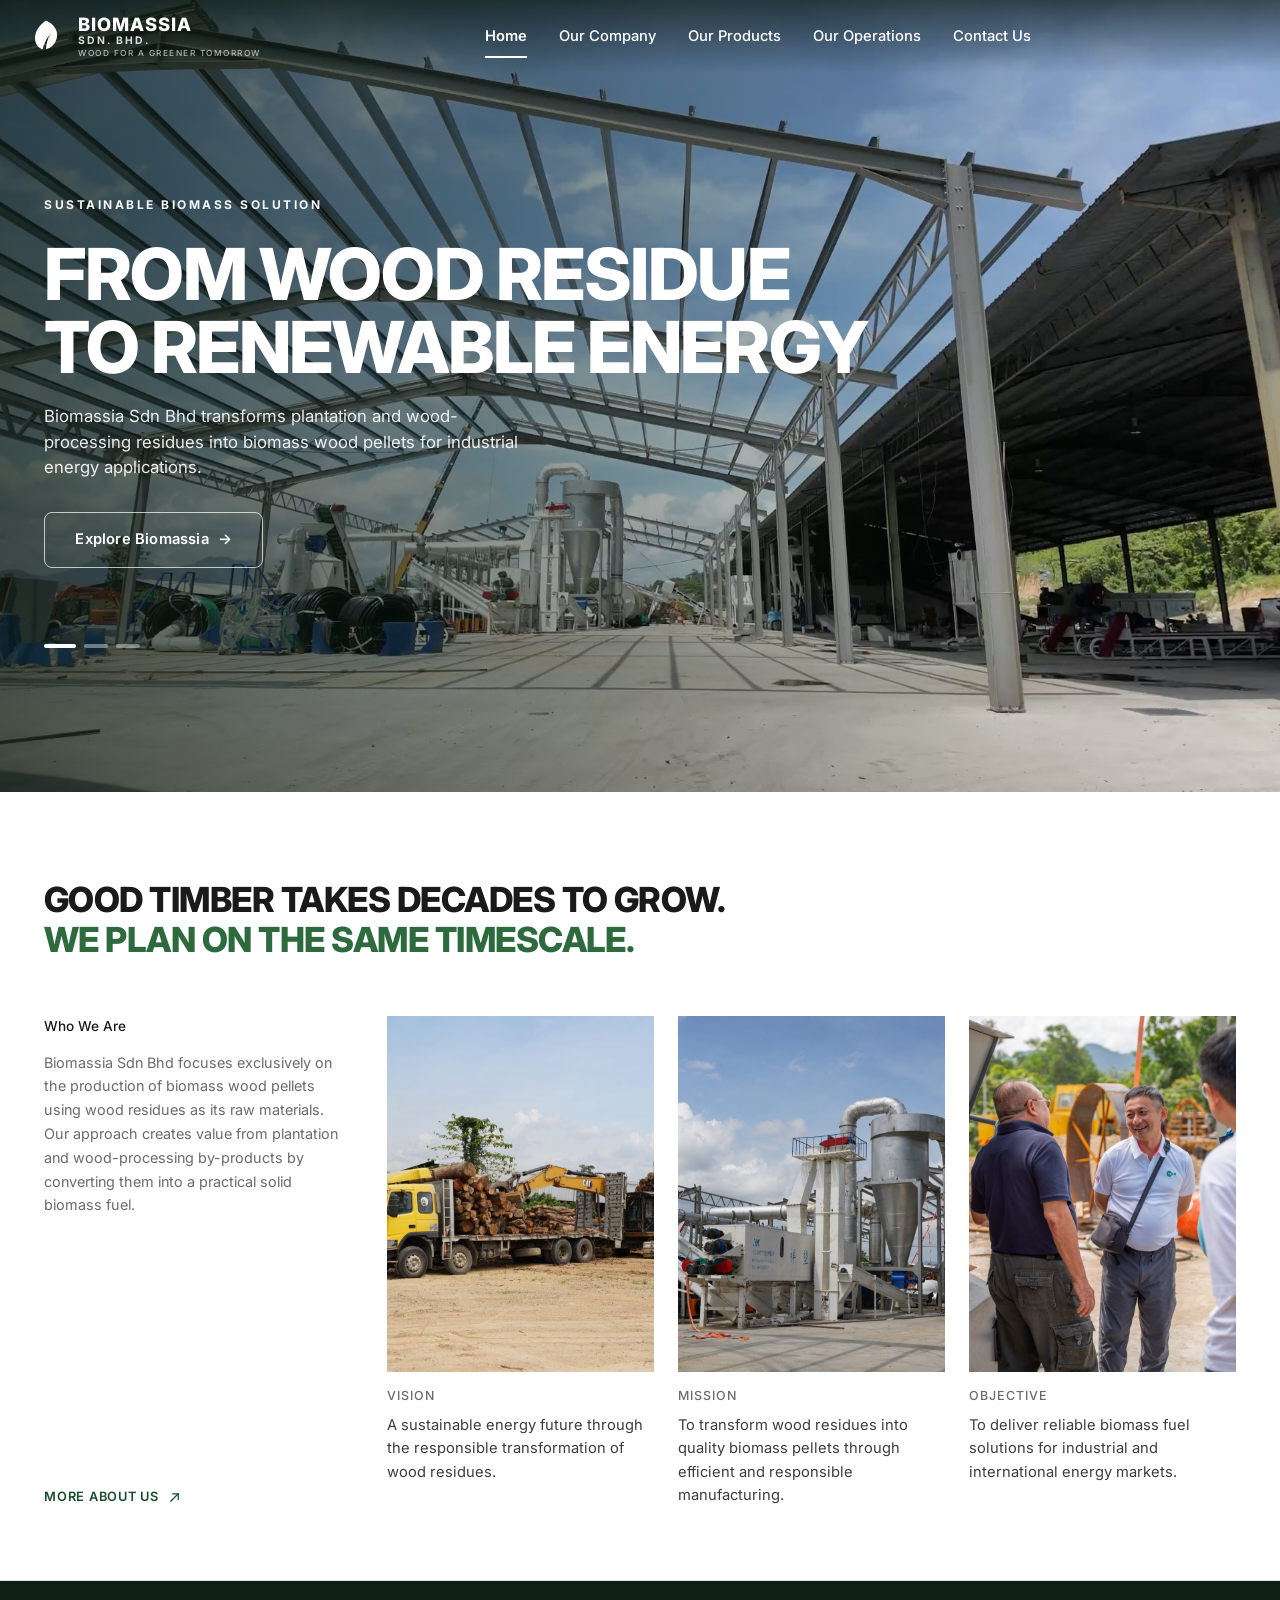
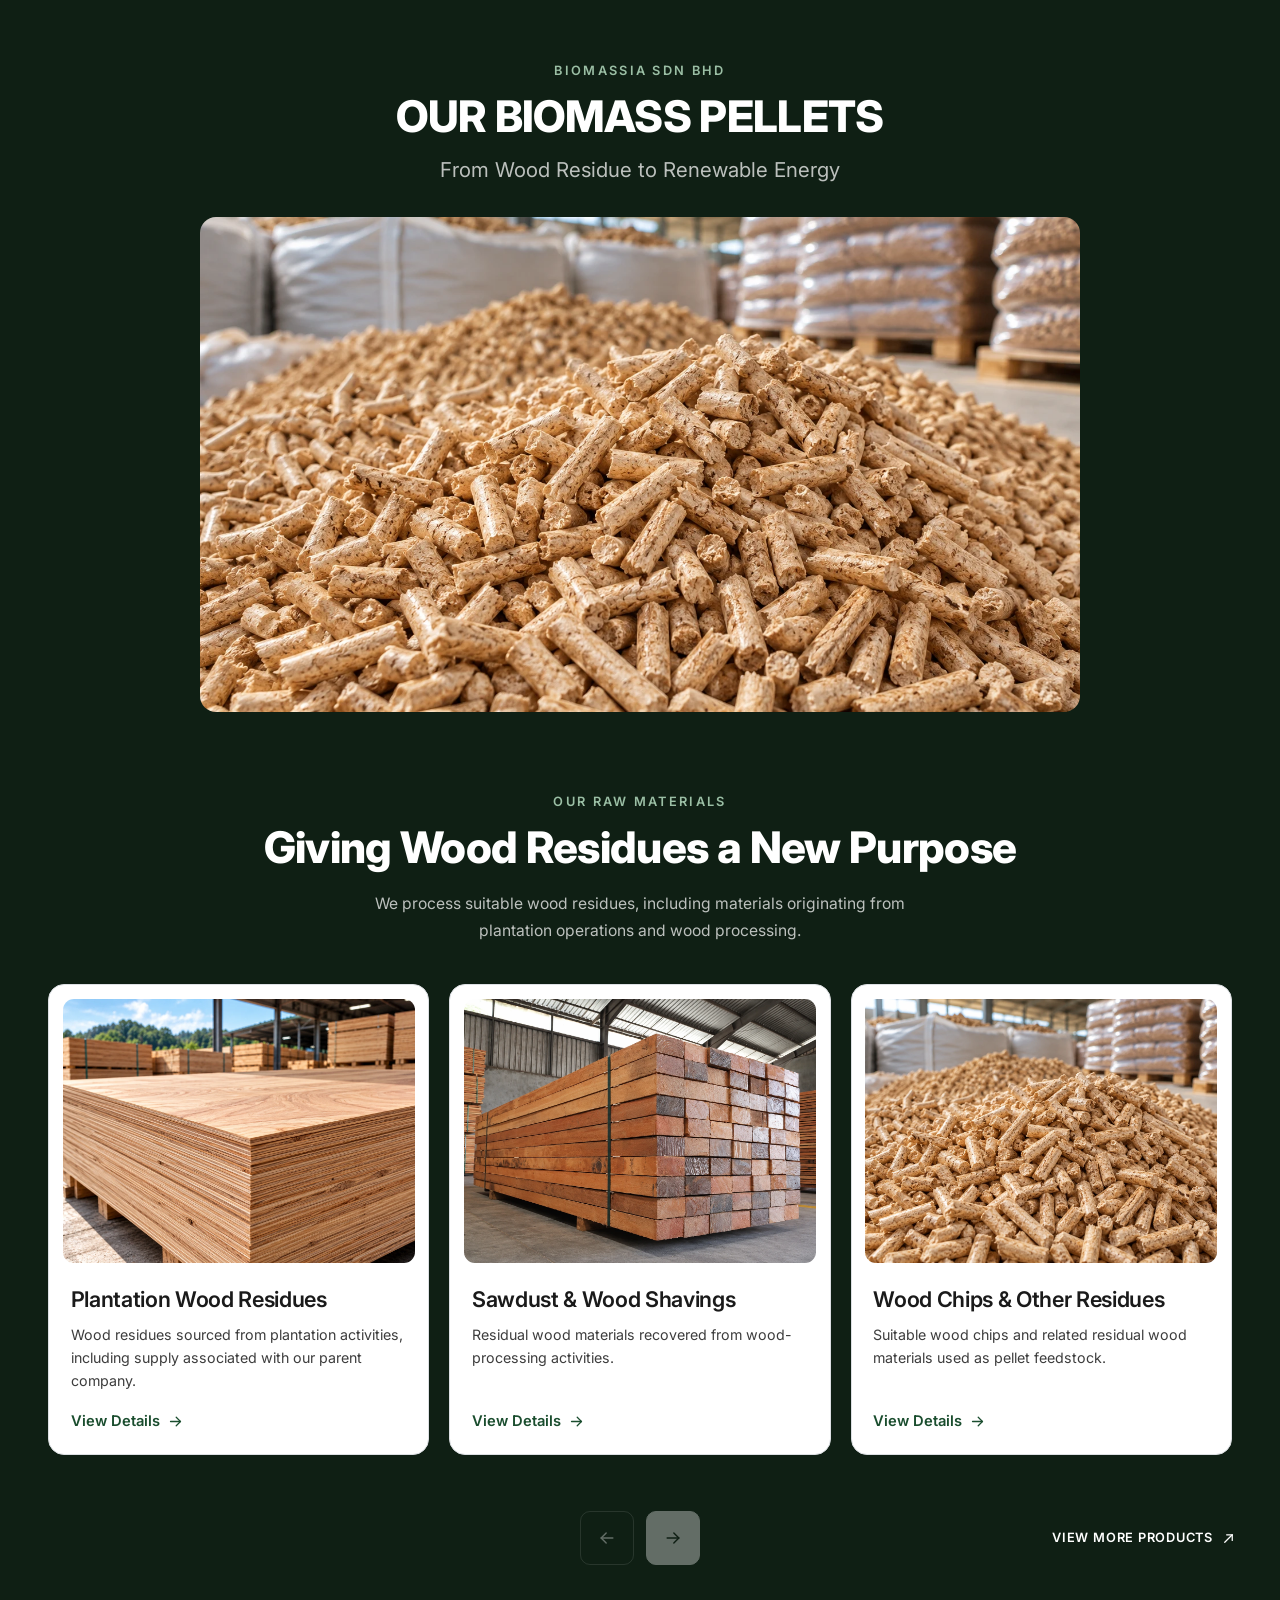
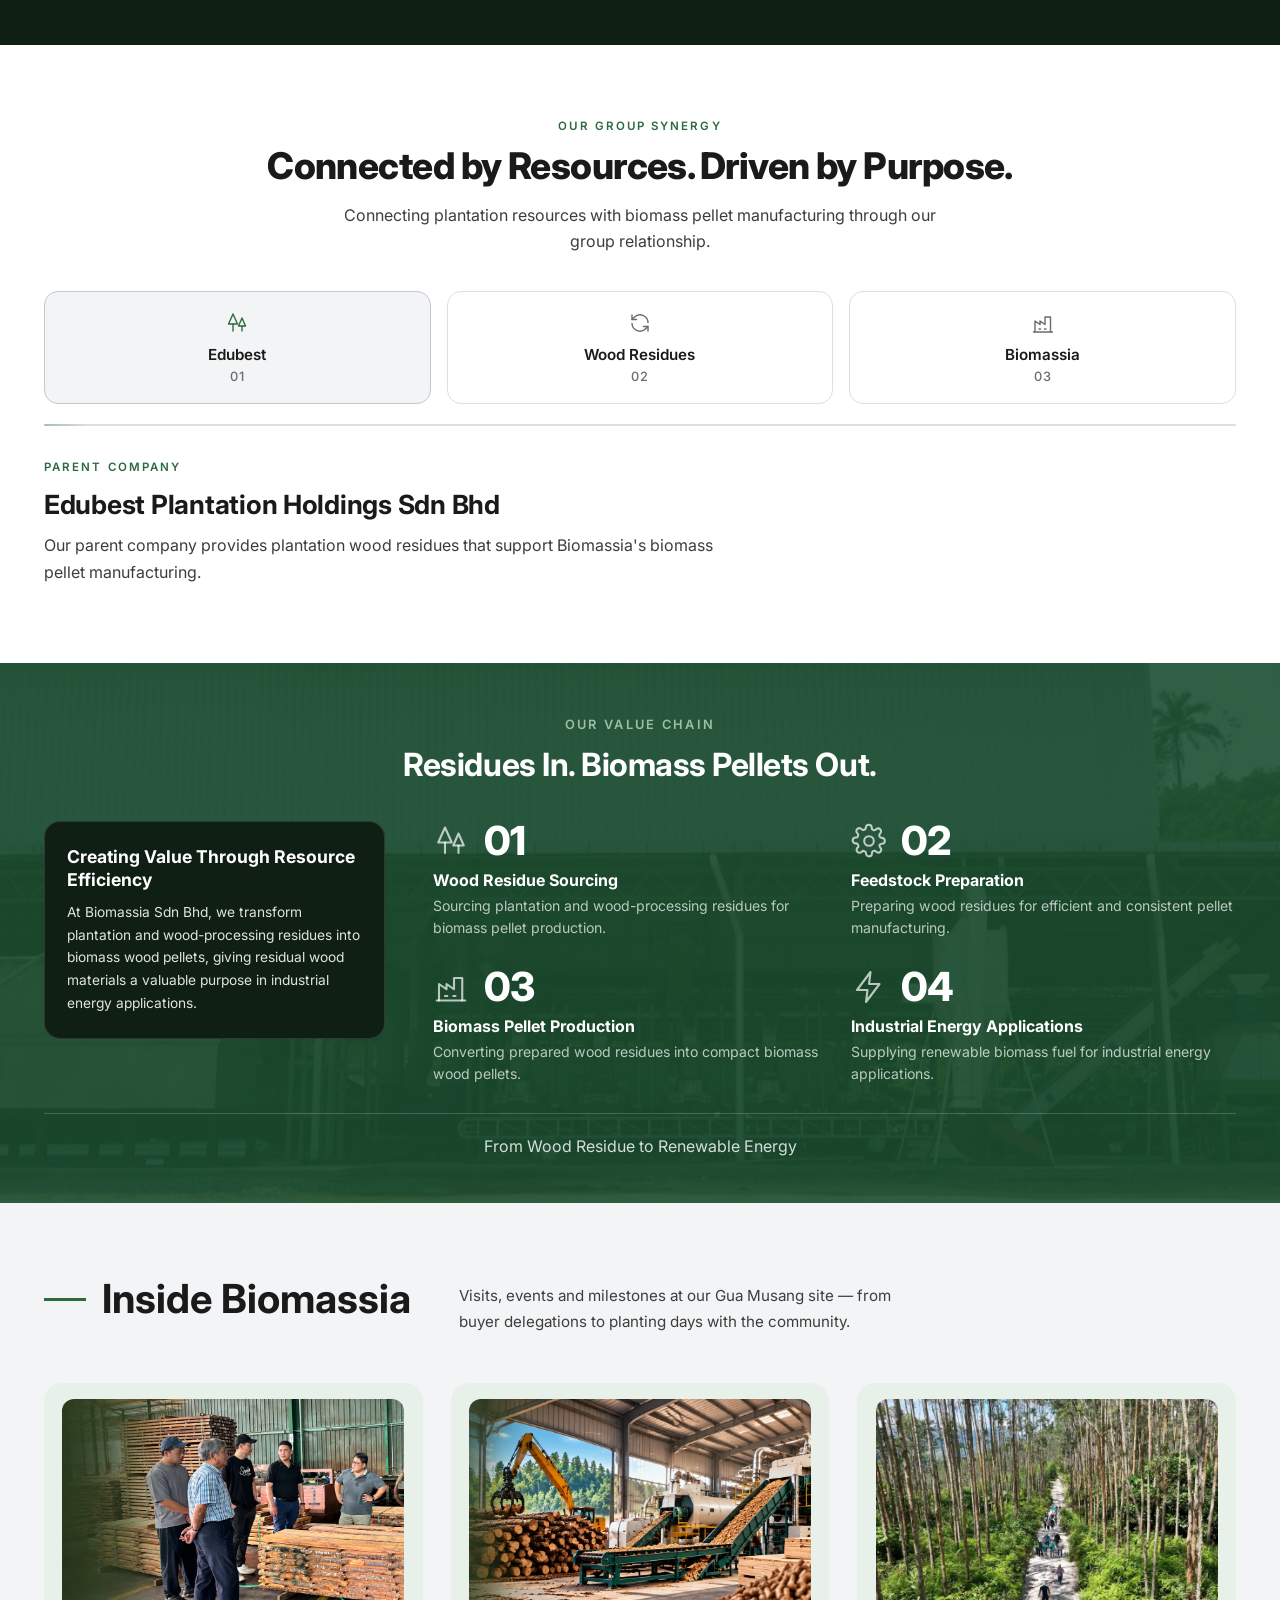
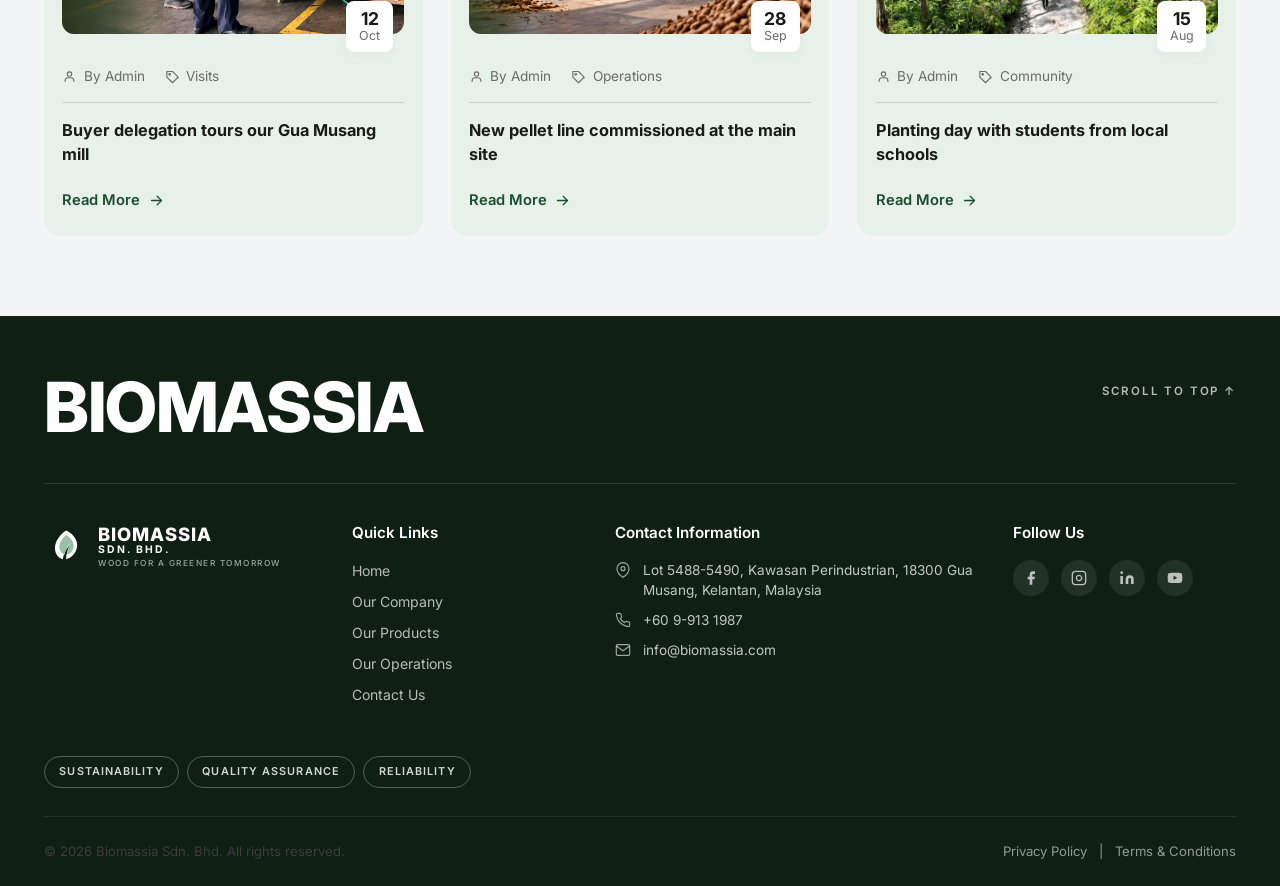
<file: index.html>
<!DOCTYPE html>
<html lang="en">
<head>
    <meta charset="UTF-8">
    <meta name="viewport" content="width=device-width, initial-scale=1.0">
    <title>Biomassia Sdn. Bhd. — From Wood Residue to Renewable Energy</title>
    <meta name="description" content="Biomassia Sdn Bhd transforms plantation and wood-processing residues into biomass wood pellets for industrial energy applications.">
    <link rel="preconnect" href="https://fonts.googleapis.com">
    <link rel="preconnect" href="https://fonts.gstatic.com" crossorigin>
    <link href="https://fonts.googleapis.com/css2?family=Inter:wght@400;500;600;700;800;900&family=Caveat:wght@600;700&display=swap" rel="stylesheet">
    <link rel="stylesheet" href="css/styles.css">
    <script>document.documentElement.classList.add('js-reveal', 'hero-anim');</script>
</head>
<body class="home" id="top">

    <!-- ============== NAVIGATION (STICKY) ============== -->
    <header class="site-header" id="siteHeader">
        <div class="nav-wrap">
            <a href="index.html" class="brand" aria-label="Biomassia home">
                <span class="brand-mark" aria-hidden="true">
                    <svg viewBox="0 0 40 40" fill="none" xmlns="http://www.w3.org/2000/svg">
                        <path d="M20 6c-6 4-10 10-10 16 0 5 3 9 7 10 1-6 4-11 8-15-3 5-5 10-5 15 5-1 9-5 10-11 1-6-3-12-10-15z" fill="#2d6a3e"/>
                        <path d="M20 10c-4 3-6 7-6 11 0 3 2 6 5 7 0-4 2-8 5-11-2 3-3 7-3 11 3-1 6-4 6-8 0-4-3-8-7-10z" fill="#4a8a5e"/>
                    </svg>
                </span>
                <span class="brand-text">
                    <span class="brand-name">BIOMASSIA</span>
                    <span class="brand-sub">SDN. BHD.</span>
                    <span class="brand-tag">WOOD FOR A GREENER TOMORROW</span>
                </span>
            </a>

            <nav class="nav-menu" id="navMenu" aria-label="Primary">
                <a href="index.html" class="nav-link active">Home</a>
                <a href="about.html" class="nav-link">Our Company</a>
                <a href="products.html" class="nav-link">Our Products</a>
                <a href="gallery.html" class="nav-link">Our Operations</a>
                <a href="contact.html" class="nav-link">Contact Us</a>
            </nav>

            <div class="nav-actions">
                <button class="nav-toggle" id="navToggle" aria-label="Open menu">
                    <span></span><span></span><span></span>
                </button>
            </div>
        </div>
    </header>

    <!-- ============== HERO ============== -->
    <section class="hero">
        <div class="hero-bg-stack" aria-hidden="true">
            <div class="hero-bg active" data-slide="0">
                <video class="hero-video" autoplay muted playsinline
                       preload="auto" poster="images/WoodHero-poster.jpg">
                    <source src="videos/WoodHero.mp4" type="video/mp4">
                </video>
            </div>
            <div class="hero-bg" data-slide="1">
                <video class="hero-video" muted playsinline
                       preload="metadata" poster="images/ManuHero-poster.jpg">
                    <source src="videos/ManuHero.mp4" type="video/mp4">
                </video>
            </div>
            <div class="hero-bg" data-slide="2">
                <video class="hero-video" muted playsinline
                       preload="metadata" poster="images/PartnerHero-poster.jpg">
                    <source src="videos/PartnerHero.mp4" type="video/mp4">
                </video>
            </div>
        </div>
        <div class="hero-overlay"></div>
        <div class="hero-inner">
            <div class="hero-slides">
                <div class="hero-slide active" data-slide="0">
                    <span class="eyebrow light">SUSTAINABLE BIOMASS SOLUTION</span>
                    <h1 class="hero-title">
                        <span class="line"><span>From Wood Residue</span></span>
                        <span class="line"><span>To Renewable Energy</span></span>
                    </h1>
                    <p class="hero-sub">Biomassia Sdn Bhd transforms plantation and wood-processing residues into biomass wood pellets for industrial energy applications.</p>
                    <a href="about.html" class="btn btn-line btn-arrow">Explore Biomassia <span>→</span></a>
                </div>

                <div class="hero-slide" data-slide="1">
                    <span class="eyebrow light">PARENT COMPANY</span>
                    <h1 class="hero-title">
                        <span class="line"><span>Edubest Plantation</span></span>
                        <span class="line"><span>Holdings Sdn. Bhd.</span></span>
                    </h1>
                    <p class="hero-sub">As a subsidiary of Edubest Plantation Holdings Sdn. Bhd., Biomassia transforms plantation wood residue into valuable biomass fuel, creating greater value from the group&#39;s resources.</p>
                    <a href="gallery.html" class="btn btn-line btn-arrow">Explore Our Group <span>→</span></a>
                </div>

                <div class="hero-slide" data-slide="2">
                    <span class="eyebrow light">BIOMASS WOOD PELLET MANUFACTURING</span>
                    <h1 class="hero-title">
                        <span class="line"><span>Purposed-Built</span></span>
                        <span class="line"><span>For Biomass Energy</span></span>
                    </h1>
                    <p class="hero-sub">Through biomass pellet manufacturing, we convert sawdust, wood shaving, wood chips and other suitable wood residues into renewable fuel for industrial applications.</p>
                    <a href="products.html" class="btn btn-line btn-arrow">Explore Our Product <span>→</span></a>
                </div>
            </div>

            <div class="hero-dots" role="tablist" aria-label="Hero slides">
                <button class="dot active" role="tab" aria-selected="true" aria-label="Slide 1: Sustainable Biomass Solution" data-slide="0"></button>
                <button class="dot" role="tab" aria-selected="false" aria-label="Slide 2: Parent Company" data-slide="1"></button>
                <button class="dot" role="tab" aria-selected="false" aria-label="Slide 3: Biomass Wood Pellet Manufacturing" data-slide="2"></button>
            </div>
        </div>
    </section>

    <!-- ============== STATEMENT + STAGGERED CARDS ============== -->
    <section class="statement-section">
        <div class="container">
            <div class="reveal-mask">
                <h2 class="statement-head">Good timber takes decades to grow. <span>We plan on the same timescale.</span></h2>
            </div>

            <div class="statement-body">
                <div class="statement-aside">
                    <div>
                        <span class="kicker reveal">Who We Are</span>
                        <p class="statement-note reveal">Biomassia Sdn Bhd focuses exclusively on the production of biomass wood pellets using wood residues as its raw materials. Our approach creates value from plantation and wood-processing by-products by converting them into a practical solid biomass fuel.</p>
                    </div>
                    <a href="about.html" class="statement-link reveal">
                        More about us
                        <svg viewBox="0 0 24 24" fill="none" stroke="currentColor" stroke-width="2" stroke-linecap="round" stroke-linejoin="round" aria-hidden="true">
                            <line x1="6" y1="18" x2="18" y2="6"/><polyline points="9 6 18 6 18 15"/>
                        </svg>
                    </a>
                </div>

                <div class="scard-row reveal-stagger">
                    <a href="about.html" class="scard">
                        <span class="scard-media">
                            <span class="scard-img" style="background-image: url('images/vision.jpg');"></span>
                            <span class="scard-overlay" aria-hidden="true">
                                <span class="scard-name">Vision</span>
                                <span class="scard-text">A sustainable energy future through the responsible transformation of wood residues.</span>
                            </span>
                        </span>
                        <span class="scard-below">
                            <span class="scard-foot"><span class="scard-name">Vision</span></span>
                            <span class="scard-text">A sustainable energy future through the responsible transformation of wood residues.</span>
                        </span>
                    </a>
                    <a href="about.html" class="scard">
                        <span class="scard-media">
                            <span class="scard-img" style="background-image: url('images/mission.jpg');"></span>
                            <span class="scard-overlay" aria-hidden="true">
                                <span class="scard-name">Mission</span>
                                <span class="scard-text">To transform wood residues into quality biomass pellets through efficient and responsible manufacturing.</span>
                            </span>
                        </span>
                        <span class="scard-below">
                            <span class="scard-foot"><span class="scard-name">Mission</span></span>
                            <span class="scard-text">To transform wood residues into quality biomass pellets through efficient and responsible manufacturing.</span>
                        </span>
                    </a>
                    <a href="about.html" class="scard">
                        <span class="scard-media">
                            <span class="scard-img" style="background-image: url('images/objective.jpg');"></span>
                            <span class="scard-overlay" aria-hidden="true">
                                <span class="scard-name">Objective</span>
                                <span class="scard-text">To deliver reliable biomass fuel solutions for industrial and international energy markets.</span>
                            </span>
                        </span>
                        <span class="scard-below">
                            <span class="scard-foot"><span class="scard-name">Objective</span></span>
                            <span class="scard-text">To deliver reliable biomass fuel solutions for industrial and international energy markets.</span>
                        </span>
                    </a>
                </div>
            </div>
        </div>
    </section>

    <!-- ============== PRODUCTS: THE PELLETS ============== -->
    <section class="bigtitle-section">
        <div class="container">
            <div class="sub-head reveal">
                <span class="kicker">Biomassia Sdn Bhd</span>
                <h2 class="sub-head-title sub-head-title--caps">Our Biomass Pellets</h2>
                <p class="sub-head-lead">From Wood Residue to Renewable Energy</p>
            </div>

            <div class="product-feature reveal" role="img"
                 aria-label="Biomass wood pellets produced at the Gua Musang mill"></div>
        </div>
    </section>

    <!-- ============== PRODUCTS: THE RAW MATERIALS ============== -->
    <section class="catalog-section">
        <div class="container">
            <div class="sub-head reveal">
                <span class="kicker">Our Raw Materials</span>
                <h2 class="sub-head-title">Giving Wood Residues a New Purpose</h2>
                <p class="cat-mission">We process suitable wood residues, including materials originating from plantation operations and wood processing.</p>
            </div>

            <div class="pcarousel">
                <div class="pcar-track reveal-cards" id="productTrack">
                    <a href="products.html" class="pitem">
                        <span class="pitem-media" style="background-image: url('images/plywood.webp');"></span>
                        <span class="pitem-body">
                            <span class="pitem-name">Plantation Wood Residues</span>
                            <span class="pitem-desc">Wood residues sourced from plantation activities, including supply associated with our parent company.</span>
                            <span class="pitem-link">View Details <svg viewBox="0 0 24 24" fill="none" stroke="currentColor" stroke-width="1.8" stroke-linecap="round" stroke-linejoin="round" aria-hidden="true"><line x1="5" y1="12" x2="19" y2="12"/><polyline points="13 6 19 12 13 18"/></svg></span>
                        </span>
                    </a>
                    <a href="products.html" class="pitem">
                        <span class="pitem-media" style="background-image: url('images/timber.webp');"></span>
                        <span class="pitem-body">
                            <span class="pitem-name">Sawdust &amp; Wood Shavings</span>
                            <span class="pitem-desc">Residual wood materials recovered from wood-processing activities.</span>
                            <span class="pitem-link">View Details <svg viewBox="0 0 24 24" fill="none" stroke="currentColor" stroke-width="1.8" stroke-linecap="round" stroke-linejoin="round" aria-hidden="true"><line x1="5" y1="12" x2="19" y2="12"/><polyline points="13 6 19 12 13 18"/></svg></span>
                        </span>
                    </a>
                    <a href="products.html" class="pitem">
                        <span class="pitem-media" style="background-image: url('images/pellets.webp');"></span>
                        <span class="pitem-body">
                            <span class="pitem-name">Wood Chips &amp; Other Residues</span>
                            <span class="pitem-desc">Suitable wood chips and related residual wood materials used as pellet feedstock.</span>
                            <span class="pitem-link">View Details <svg viewBox="0 0 24 24" fill="none" stroke="currentColor" stroke-width="1.8" stroke-linecap="round" stroke-linejoin="round" aria-hidden="true"><line x1="5" y1="12" x2="19" y2="12"/><polyline points="13 6 19 12 13 18"/></svg></span>
                        </span>
                    </a>
                </div>

                <div class="pcar-foot">
                    <div class="pcar-nav reveal">
                        <button class="pcar-btn" id="prodPrev" aria-label="Previous products" aria-controls="productTrack">
                            <svg viewBox="0 0 24 24" fill="none" stroke="currentColor" stroke-width="1.75" stroke-linecap="round" stroke-linejoin="round">
                                <line x1="19" y1="12" x2="5" y2="12"/><polyline points="11 6 5 12 11 18"/>
                            </svg>
                        </button>
                        <button class="pcar-btn pcar-btn-solid" id="prodNext" aria-label="Next products" aria-controls="productTrack">
                            <svg viewBox="0 0 24 24" fill="none" stroke="currentColor" stroke-width="1.75" stroke-linecap="round" stroke-linejoin="round">
                                <line x1="5" y1="12" x2="19" y2="12"/><polyline points="13 6 19 12 13 18"/>
                            </svg>
                        </button>
                    </div>

                    <a href="products.html" class="pcar-more reveal">
                        View More Products
                        <svg viewBox="0 0 24 24" fill="none" stroke="currentColor" stroke-width="2" stroke-linecap="round" stroke-linejoin="round" aria-hidden="true">
                            <line x1="6" y1="18" x2="18" y2="6"/><polyline points="9 6 18 6 18 15"/>
                        </svg>
                    </a>
                </div>
            </div>

        </div>
    </section>

    <!-- ============== GROUP STRUCTURE ============== -->
    <section class="group-section">
        <div class="container">
            <div class="grp-head reveal">
                <span class="kicker">Our Group Synergy</span>
                <h2>Connected by Resources. Driven by Purpose.</h2>
                <p class="grp-head-lead">Connecting plantation resources with biomass pellet manufacturing through our group relationship.</p>
            </div>

            <div class="grp-tabs reveal-stagger" role="tablist" aria-label="Group structure">
                <button class="grp-tab is-active" type="button" role="tab" id="grpTab1"
                        aria-controls="grpPanel1" aria-selected="true">
                    <svg class="grp-tab-icon" viewBox="0 0 24 24" fill="none" stroke="currentColor" stroke-width="1.4" stroke-linecap="round" stroke-linejoin="round" aria-hidden="true"><path d="M8 3 3.5 13h9L8 3z"/><path d="M8 13v7"/><path d="M17 7l-3.5 8h7L17 7z"/><path d="M17 15v5"/></svg>
                    <span class="grp-tab-label">Edubest</span>
                    <span class="grp-tab-num">01</span>
                </button>
                <button class="grp-tab" type="button" role="tab" id="grpTab2"
                        aria-controls="grpPanel2" aria-selected="false" tabindex="-1">
                    <svg class="grp-tab-icon" viewBox="0 0 24 24" fill="none" stroke="currentColor" stroke-width="1.4" stroke-linecap="round" stroke-linejoin="round" aria-hidden="true"><path d="M20 11.5A8 8 0 006.3 6.3L4 8.5"/><path d="M4 4v4.5h4.5"/><path d="M4 12.5a8 8 0 0013.7 5.2L20 15.5"/><path d="M20 20v-4.5h-4.5"/></svg>
                    <span class="grp-tab-label">Wood Residues</span>
                    <span class="grp-tab-num">02</span>
                </button>
                <button class="grp-tab" type="button" role="tab" id="grpTab3"
                        aria-controls="grpPanel3" aria-selected="false" tabindex="-1">
                    <svg class="grp-tab-icon" viewBox="0 0 24 24" fill="none" stroke="currentColor" stroke-width="1.4" stroke-linecap="round" stroke-linejoin="round" aria-hidden="true"><path d="M2.5 21h19"/><path d="M4 21V10l5 3.5V10l5 3.5V6h5.5v15"/><path d="M8 18h1.5"/><path d="M13.5 18H15"/></svg>
                    <span class="grp-tab-label">Biomassia</span>
                    <span class="grp-tab-num">03</span>
                </button>
            </div>

            <div class="grp-flow reveal" aria-hidden="true"></div>

            <div class="grp-panels">
                <div class="grp-panel is-active" role="tabpanel" id="grpPanel1" aria-labelledby="grpTab1">
                    <span class="kicker">Parent Company</span>
                    <h3 class="grp-panel-title">Edubest Plantation Holdings Sdn Bhd</h3>
                    <p class="grp-panel-text">Our parent company provides plantation wood residues that support Biomassia&#39;s biomass pellet manufacturing.</p>
                </div>
                <div class="grp-panel" role="tabpanel" id="grpPanel2" aria-labelledby="grpTab2">
                    <span class="kicker">Resource Connection</span>
                    <h3 class="grp-panel-title">Wood Residue Utilisation</h3>
                    <p class="grp-panel-text">Plantation wood residues, sawdust, wood shavings and wood chips are utilised as raw materials for biomass pellet production.</p>
                </div>
                <div class="grp-panel" role="tabpanel" id="grpPanel3" aria-labelledby="grpTab3">
                    <span class="kicker">Subsidiary Company</span>
                    <h3 class="grp-panel-title">Biomassia Sdn Bhd</h3>
                    <p class="grp-panel-text">Biomassia specialises in transforming suitable wood residues into biomass wood pellets for industrial energy applications.</p>
                </div>
            </div>
        </div>
    </section>

    <!-- ============== VALUE CHAIN ============== -->
    <section class="mission-section">
        <div class="container">
            <span class="kicker mission-kicker reveal">Our Value Chain</span>
            <h2 class="mission-head reveal">Residues In. Biomass Pellets Out.</h2>

            <div class="mission-grid">
                <div class="mission-card reveal reveal-left">
                    <h3>Creating Value Through Resource Efficiency</h3>
                    <p>At Biomassia Sdn Bhd, we transform plantation and wood-processing residues into biomass wood pellets, giving residual wood materials a valuable purpose in industrial energy applications.</p>
                </div>

                <div class="mission-stats reveal-stagger">
                    <div class="mstat">
                        <div class="mstat-top">
                            <svg class="mstat-icon" viewBox="0 0 24 24" fill="none" stroke="currentColor" stroke-width="1.4" stroke-linecap="round" stroke-linejoin="round" aria-hidden="true">
                                <path d="M8 3 3.5 13h9L8 3z"/><path d="M8 13v7"/>
                                <path d="M17 7l-3.5 8h7L17 7z"/><path d="M17 15v5"/>
                            </svg>
                            <span class="mstat-num">01</span>
                        </div>
                        <h3 class="mstat-label">Wood Residue Sourcing</h3>
                        <p class="mstat-desc">Sourcing plantation and wood-processing residues for biomass pellet production.</p>
                    </div>

                    <div class="mstat">
                        <div class="mstat-top">
                            <svg class="mstat-icon" viewBox="0 0 24 24" fill="none" stroke="currentColor" stroke-width="1.4" stroke-linecap="round" stroke-linejoin="round" aria-hidden="true">
                                <circle cx="12" cy="12" r="3.2"/>
                                <path d="M19.1 14.5a1.6 1.6 0 00.32 1.77l.06.06a1.95 1.95 0 11-2.75 2.75l-.06-.06a1.6 1.6 0 00-1.77-.32 1.6 1.6 0 00-.97 1.47v.16a1.95 1.95 0 01-3.9 0v-.09a1.6 1.6 0 00-1.03-1.46 1.6 1.6 0 00-1.77.32l-.06.06a1.95 1.95 0 11-2.75-2.75l.06-.06a1.6 1.6 0 00.32-1.77 1.6 1.6 0 00-1.47-.97H3.1a1.95 1.95 0 010-3.9h.09a1.6 1.6 0 001.46-1.03 1.6 1.6 0 00-.32-1.77l-.06-.06a1.95 1.95 0 112.75-2.75l.06.06a1.6 1.6 0 001.77.32h.08a1.6 1.6 0 00.97-1.47V3.1a1.95 1.95 0 013.9 0v.09a1.6 1.6 0 00.97 1.47 1.6 1.6 0 001.77-.32l.06-.06a1.95 1.95 0 112.75 2.75l-.06.06a1.6 1.6 0 00-.32 1.77v.08a1.6 1.6 0 001.47.97h.16a1.95 1.95 0 010 3.9h-.09a1.6 1.6 0 00-1.46.97z"/>
                            </svg>
                            <span class="mstat-num">02</span>
                        </div>
                        <h3 class="mstat-label">Feedstock Preparation</h3>
                        <p class="mstat-desc">Preparing wood residues for efficient and consistent pellet manufacturing.</p>
                    </div>

                    <div class="mstat">
                        <div class="mstat-top">
                            <svg class="mstat-icon" viewBox="0 0 24 24" fill="none" stroke="currentColor" stroke-width="1.4" stroke-linecap="round" stroke-linejoin="round" aria-hidden="true">
                                <path d="M2.5 21h19"/>
                                <path d="M4 21V10l5 3.5V10l5 3.5V6h5.5v15"/>
                                <path d="M8 18h1.5"/><path d="M13.5 18H15"/>
                            </svg>
                            <span class="mstat-num">03</span>
                        </div>
                        <h3 class="mstat-label">Biomass Pellet Production</h3>
                        <p class="mstat-desc">Converting prepared wood residues into compact biomass wood pellets.</p>
                    </div>

                    <div class="mstat">
                        <div class="mstat-top">
                            <svg class="mstat-icon" viewBox="0 0 24 24" fill="none" stroke="currentColor" stroke-width="1.4" stroke-linecap="round" stroke-linejoin="round" aria-hidden="true">
                                <path d="M13 2 4 14h7l-1 8 9-12h-7l1-8z"/>
                            </svg>
                            <span class="mstat-num">04</span>
                        </div>
                        <h3 class="mstat-label">Industrial Energy Applications</h3>
                        <p class="mstat-desc">Supplying renewable biomass fuel for industrial energy applications.</p>
                    </div>
                </div>
            </div>

            <p class="mission-foot reveal">From Wood Residue to Renewable Energy</p>
        </div>
    </section>

    <!-- ============== GALLERY ============== -->
    <section class="gallery-section">
        <div class="container">
            <div class="gallery-head reveal">
                <h2>Inside Biomassia</h2>
                <p class="gallery-intro">Visits, events and milestones at our Gua Musang site — from buyer delegations to planting days with the community.</p>
            </div>

            <div class="gallery-grid reveal-stagger">
                <a href="gallery.html" class="gcard">
                    <span class="gcard-head">
                        <span class="gcard-media" style="background-image: url('images/PartnerHero.webp');"></span>
                        <span class="gcard-date"><strong>12</strong><em>Oct</em></span>
                    </span>
                    <span class="gcard-meta">
                        <span>
                            <svg viewBox="0 0 24 24" fill="none" stroke="currentColor" stroke-width="1.8" stroke-linecap="round" stroke-linejoin="round" aria-hidden="true"><circle cx="12" cy="8" r="3.5"/><path d="M5 20v-1a5 5 0 015-5h4a5 5 0 015 5v1"/></svg>
                            By Admin
                        </span>
                        <span>
                            <svg viewBox="0 0 24 24" fill="none" stroke="currentColor" stroke-width="1.8" stroke-linecap="round" stroke-linejoin="round" aria-hidden="true"><path d="M20.6 13.4 12 22l-9-9V4h9l8.6 8.6a1.4 1.4 0 010 2z"/><circle cx="7.5" cy="8.5" r="1.3"/></svg>
                            Visits
                        </span>
                    </span>
                    <span class="gcard-title">Buyer delegation tours our Gua Musang mill</span>
                    <span class="gcard-btn">Read More <svg viewBox="0 0 24 24" fill="none" stroke="currentColor" stroke-width="1.8" stroke-linecap="round" stroke-linejoin="round" aria-hidden="true"><line x1="5" y1="12" x2="19" y2="12"/><polyline points="13 6 19 12 13 18"/></svg></span>
                </a>

                <a href="gallery.html" class="gcard">
                    <span class="gcard-head">
                        <span class="gcard-media" style="background-image: url('images/ManuHero.webp');"></span>
                        <span class="gcard-date"><strong>28</strong><em>Sep</em></span>
                    </span>
                    <span class="gcard-meta">
                        <span>
                            <svg viewBox="0 0 24 24" fill="none" stroke="currentColor" stroke-width="1.8" stroke-linecap="round" stroke-linejoin="round" aria-hidden="true"><circle cx="12" cy="8" r="3.5"/><path d="M5 20v-1a5 5 0 015-5h4a5 5 0 015 5v1"/></svg>
                            By Admin
                        </span>
                        <span>
                            <svg viewBox="0 0 24 24" fill="none" stroke="currentColor" stroke-width="1.8" stroke-linecap="round" stroke-linejoin="round" aria-hidden="true"><path d="M20.6 13.4 12 22l-9-9V4h9l8.6 8.6a1.4 1.4 0 010 2z"/><circle cx="7.5" cy="8.5" r="1.3"/></svg>
                            Operations
                        </span>
                    </span>
                    <span class="gcard-title">New pellet line commissioned at the main site</span>
                    <span class="gcard-btn">Read More <svg viewBox="0 0 24 24" fill="none" stroke="currentColor" stroke-width="1.8" stroke-linecap="round" stroke-linejoin="round" aria-hidden="true"><line x1="5" y1="12" x2="19" y2="12"/><polyline points="13 6 19 12 13 18"/></svg></span>
                </a>

                <a href="gallery.html" class="gcard">
                    <span class="gcard-head">
                        <span class="gcard-media" style="background-image: url('images/PartnerHero-poster.jpg');"></span>
                        <span class="gcard-date"><strong>15</strong><em>Aug</em></span>
                    </span>
                    <span class="gcard-meta">
                        <span>
                            <svg viewBox="0 0 24 24" fill="none" stroke="currentColor" stroke-width="1.8" stroke-linecap="round" stroke-linejoin="round" aria-hidden="true"><circle cx="12" cy="8" r="3.5"/><path d="M5 20v-1a5 5 0 015-5h4a5 5 0 015 5v1"/></svg>
                            By Admin
                        </span>
                        <span>
                            <svg viewBox="0 0 24 24" fill="none" stroke="currentColor" stroke-width="1.8" stroke-linecap="round" stroke-linejoin="round" aria-hidden="true"><path d="M20.6 13.4 12 22l-9-9V4h9l8.6 8.6a1.4 1.4 0 010 2z"/><circle cx="7.5" cy="8.5" r="1.3"/></svg>
                            Community
                        </span>
                    </span>
                    <span class="gcard-title">Planting day with students from local schools</span>
                    <span class="gcard-btn">Read More <svg viewBox="0 0 24 24" fill="none" stroke="currentColor" stroke-width="1.8" stroke-linecap="round" stroke-linejoin="round" aria-hidden="true"><line x1="5" y1="12" x2="19" y2="12"/><polyline points="13 6 19 12 13 18"/></svg></span>
                </a>
            </div>
        </div>
    </section>

    <!-- ============== FOOTER ============== -->
    <footer class="site-footer">
        <div class="container">
            <div class="footer-display">
                <span class="display-xl">Biomassia</span>
                <a href="#top" class="scroll-top">Scroll to top ↑</a>
            </div>

            <div class="footer-grid">
                <div class="footer-brand">
                    <div class="brand">
                        <span class="brand-mark" aria-hidden="true">
                            <svg viewBox="0 0 40 40" fill="none">
                                <path d="M20 6c-6 4-10 10-10 16 0 5 3 9 7 10 1-6 4-11 8-15-3 5-5 10-5 15 5-1 9-5 10-11 1-6-3-12-10-15z" fill="#ffffff"/>
                                <path d="M20 10c-4 3-6 7-6 11 0 3 2 6 5 7 0-4 2-8 5-11-2 3-3 7-3 11 3-1 6-4 6-8 0-4-3-8-7-10z" fill="#9bbfa5"/>
                            </svg>
                        </span>
                        <span class="brand-text">
                            <span class="brand-name">BIOMASSIA</span>
                            <span class="brand-sub">SDN. BHD.</span>
                            <span class="brand-tag">WOOD FOR A GREENER TOMORROW</span>
                        </span>
                    </div>
                </div>

                <div class="footer-col">
                    <h4>Quick Links</h4>
                    <ul>
                        <li><a href="index.html">Home</a></li>
                        <li><a href="about.html">Our Company</a></li>
                        <li><a href="products.html">Our Products</a></li>
                        <li><a href="gallery.html">Our Operations</a></li>
                        <li><a href="contact.html">Contact Us</a></li>
                    </ul>
                </div>

                <div class="footer-col">
                    <h4>Contact Information</h4>
                    <ul class="contact-list">
                        <li>
                            <svg viewBox="0 0 24 24" fill="none" stroke="currentColor" stroke-width="1.75">
                                <path d="M21 10c0 7-9 13-9 13s-9-6-9-13a9 9 0 0118 0z"/>
                                <circle cx="12" cy="10" r="3"/>
                            </svg>
                            <span>Lot 5488-5490, Kawasan Perindustrian, 18300 Gua Musang, Kelantan, Malaysia</span>
                        </li>
                        <li>
                            <svg viewBox="0 0 24 24" fill="none" stroke="currentColor" stroke-width="1.75">
                                <path d="M22 16.92v3a2 2 0 01-2.18 2 19.79 19.79 0 01-8.63-3.07 19.5 19.5 0 01-6-6 19.79 19.79 0 01-3.07-8.67A2 2 0 014.11 2h3a2 2 0 012 1.72c.127.96.361 1.903.7 2.81a2 2 0 01-.45 2.11L8.09 9.91a16 16 0 006 6l1.27-1.27a2 2 0 012.11-.45c.907.339 1.85.573 2.81.7A2 2 0 0122 16.92z"/>
                            </svg>
                            <span>+60 9-913 1987</span>
                        </li>
                        <li>
                            <svg viewBox="0 0 24 24" fill="none" stroke="currentColor" stroke-width="1.75">
                                <path d="M4 4h16c1.1 0 2 .9 2 2v12c0 1.1-.9 2-2 2H4c-1.1 0-2-.9-2-2V6c0-1.1.9-2 2-2z"/>
                                <polyline points="22,6 12,13 2,6"/>
                            </svg>
                            <span>info@biomassia.com</span>
                        </li>
                    </ul>
                </div>

                <div class="footer-col">
                    <h4>Follow Us</h4>
                    <div class="social-row">
                        <a href="#" class="social-link" aria-label="Facebook">
                            <svg viewBox="0 0 24 24" fill="currentColor"><path d="M18 2h-3a5 5 0 00-5 5v3H7v4h3v8h4v-8h3l1-4h-4V7a1 1 0 011-1h3V2z"/></svg>
                        </a>
                        <a href="#" class="social-link" aria-label="Instagram">
                            <svg viewBox="0 0 24 24" fill="none" stroke="currentColor" stroke-width="2"><rect x="2" y="2" width="20" height="20" rx="5"/><path d="M16 11.37A4 4 0 1112.63 8 4 4 0 0116 11.37z"/><line x1="17.5" y1="6.5" x2="17.51" y2="6.5"/></svg>
                        </a>
                        <a href="#" class="social-link" aria-label="LinkedIn">
                            <svg viewBox="0 0 24 24" fill="currentColor"><path d="M16 8a6 6 0 016 6v7h-4v-7a2 2 0 00-4 0v7h-4v-7a6 6 0 016-6zM2 9h4v12H2zM4 2a2 2 0 11-.001 4.001A2 2 0 014 2z"/></svg>
                        </a>
                        <a href="#" class="social-link" aria-label="YouTube">
                            <svg viewBox="0 0 24 24" fill="currentColor"><path d="M22.54 6.42a2.78 2.78 0 00-1.94-2C18.88 4 12 4 12 4s-6.88 0-8.6.46a2.78 2.78 0 00-1.94 2A29 29 0 001 11.75a29 29 0 00.46 5.33A2.78 2.78 0 003.4 19c1.72.46 8.6.46 8.6.46s6.88 0 8.6-.46a2.78 2.78 0 001.94-2 29 29 0 00.46-5.25 29 29 0 00-.46-5.33zM9.75 15.02V8.48l5.75 3.27-5.75 3.27z"/></svg>
                        </a>
                    </div>
                </div>
            </div>

            <div class="pill-row footer-pills">
                <span class="pill">Sustainability</span>
                <span class="pill">Quality Assurance</span>
                <span class="pill">Reliability</span>
            </div>

            <div class="footer-bottom">
                <p>&copy; 2026 Biomassia Sdn. Bhd. All rights reserved.</p>
                <div class="footer-legal">
                    <a href="#">Privacy Policy</a>
                    <span>|</span>
                    <a href="#">Terms &amp; Conditions</a>
                </div>
            </div>
        </div>
    </footer>

    <script src="js/script.js"></script>
</body>
</html>
</file>
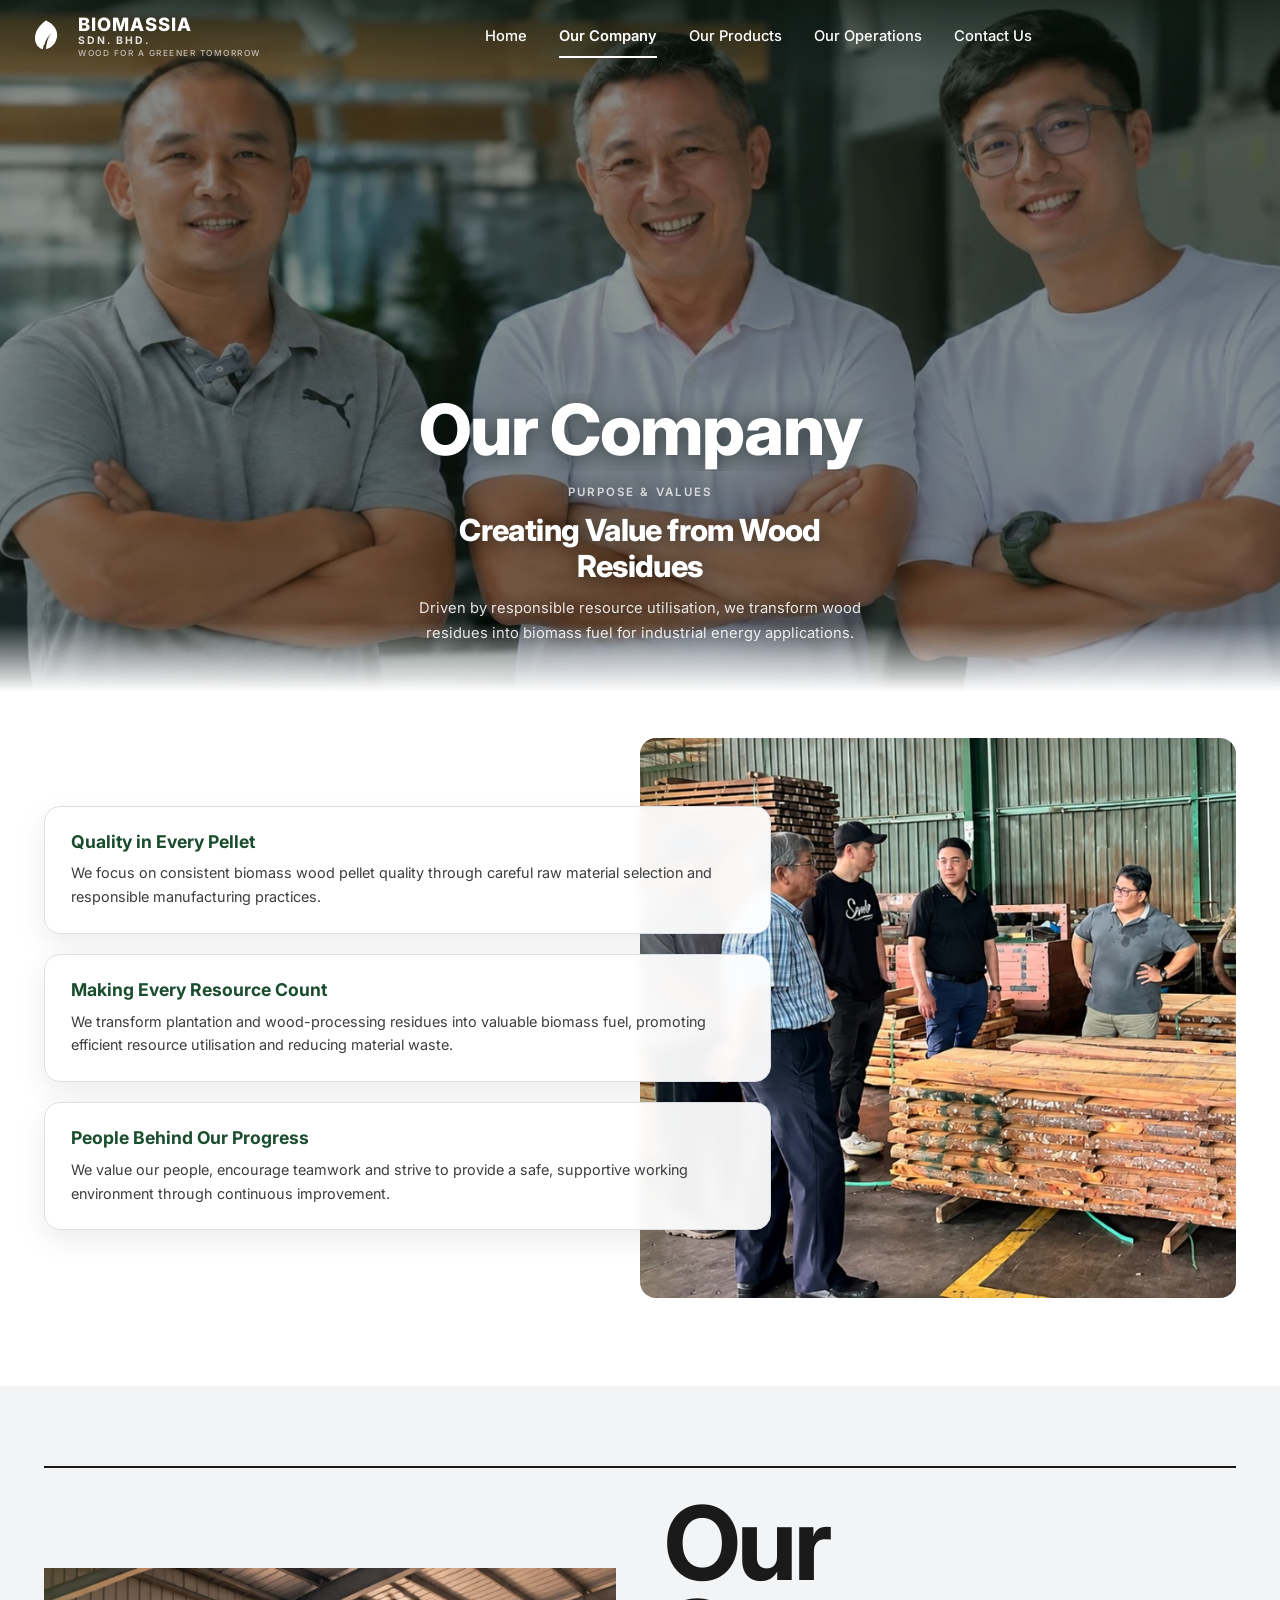
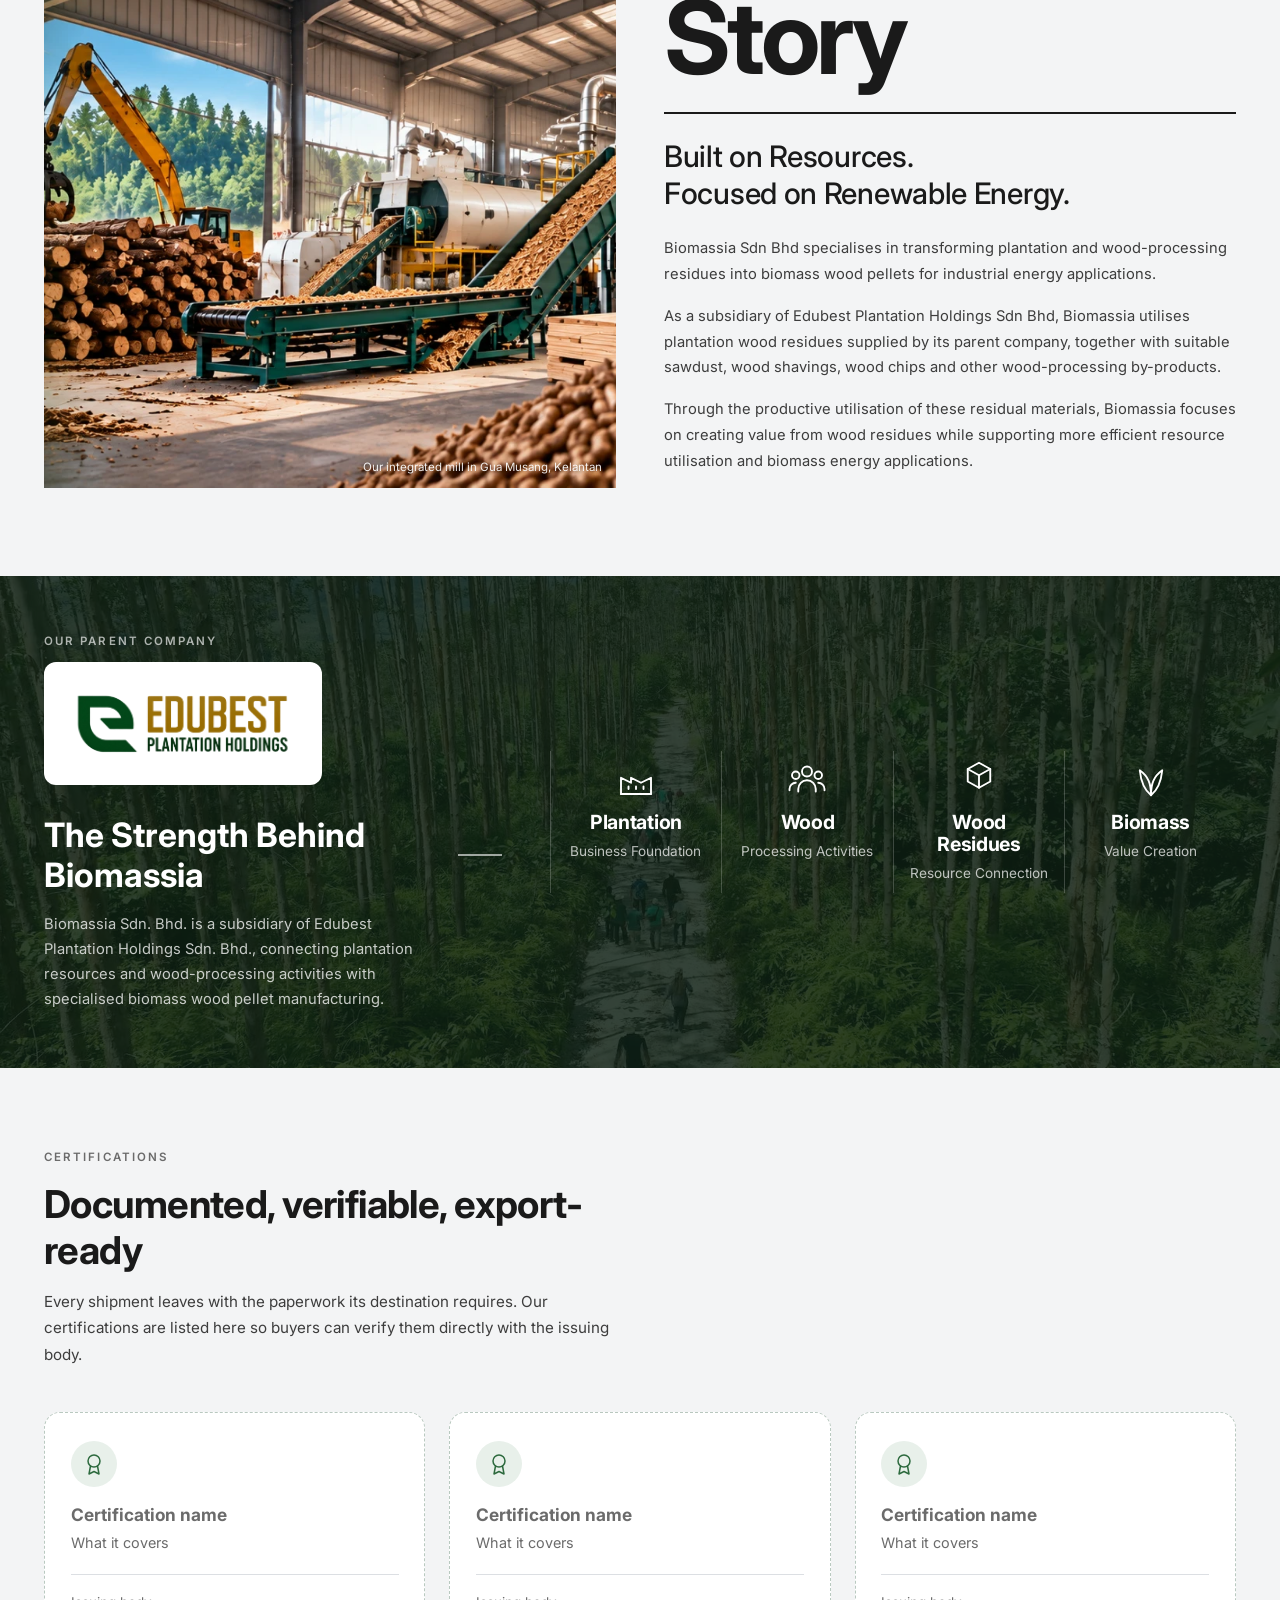
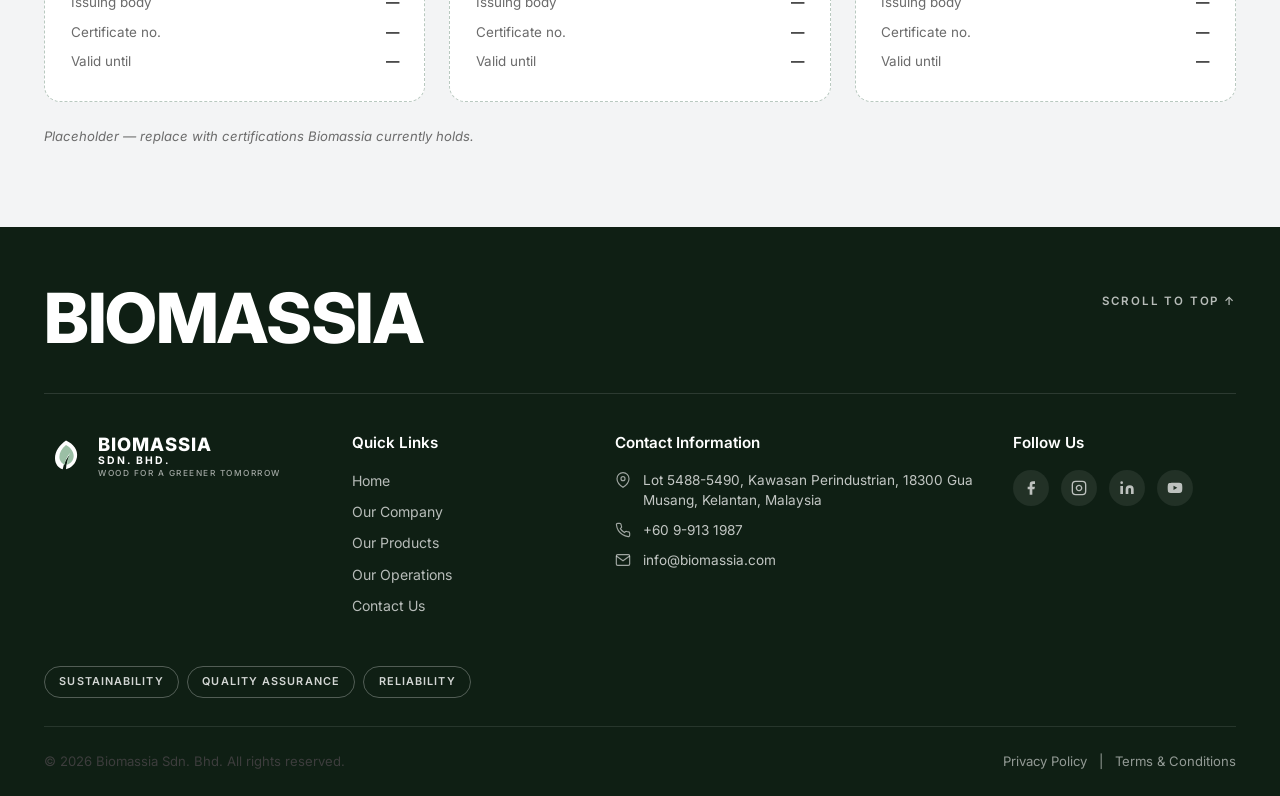
<file: about.html>
<!DOCTYPE html>
<html lang="en">
<head>
    <meta charset="UTF-8">
    <meta name="viewport" content="width=device-width, initial-scale=1.0">
    <title>Our Company — Biomassia Sdn. Bhd.</title>
    <link rel="preconnect" href="https://fonts.googleapis.com">
    <link rel="preconnect" href="https://fonts.gstatic.com" crossorigin>
    <link href="https://fonts.googleapis.com/css2?family=Inter:wght@400;500;600;700;800;900&family=Caveat:wght@600;700&display=swap" rel="stylesheet">
    <link rel="stylesheet" href="css/styles.css">
    <script>document.documentElement.classList.add('js-reveal', 'hero-anim');</script>
</head>
<body id="top">

    <header class="site-header" id="siteHeader">
        <div class="nav-wrap">
            <a href="index.html" class="brand" aria-label="Biomassia home">
                <span class="brand-mark" aria-hidden="true">
                    <svg viewBox="0 0 40 40" fill="none" xmlns="http://www.w3.org/2000/svg">
                        <path d="M20 6c-6 4-10 10-10 16 0 5 3 9 7 10 1-6 4-11 8-15-3 5-5 10-5 15 5-1 9-5 10-11 1-6-3-12-10-15z" fill="#2d6a3e"/>
                        <path d="M20 10c-4 3-6 7-6 11 0 3 2 6 5 7 0-4 2-8 5-11-2 3-3 7-3 11 3-1 6-4 6-8 0-4-3-8-7-10z" fill="#4a8a5e"/>
                    </svg>
                </span>
                <span class="brand-text">
                    <span class="brand-name">BIOMASSIA</span>
                    <span class="brand-sub">SDN. BHD.</span>
                    <span class="brand-tag">WOOD FOR A GREENER TOMORROW</span>
                </span>
            </a>
            <nav class="nav-menu" id="navMenu" aria-label="Primary">
                <a href="index.html" class="nav-link">Home</a>
                <a href="about.html" class="nav-link active">Our Company</a>
                <a href="products.html" class="nav-link">Our Products</a>
                <a href="gallery.html" class="nav-link">Our Operations</a>
                <a href="contact.html" class="nav-link">Contact Us</a>
            </nav>
            <div class="nav-actions">
                <button class="nav-toggle" id="navToggle" aria-label="Open menu">
                    <span></span><span></span><span></span>
                </button>
            </div>
        </div>
    </header>

    <!-- ============== ABOUT HERO ============== -->
    <section class="page-hero page-hero--about">
        <div class="page-hero-bg" aria-hidden="true"></div>
        <div class="page-hero-overlay" aria-hidden="true"></div>

        <div class="container page-hero-inner">
            <h1 class="page-hero-title">
                <span class="line"><span>Our Company</span></span>
            </h1>

            <div class="hero-copy">
                <span class="kicker light reveal">Purpose &amp; Values</span>
            <div class="reveal-mask">
                <h2 class="page-intro-title">Creating Value from Wood Residues</h2>
            </div>
            <p class="page-intro-sub reveal">Driven by responsible resource utilisation, we transform wood residues into biomass fuel for industrial energy applications.</p>
            </div>
        </div>

    </section>


    <!-- ============== VALUES ============== -->
    <section class="about-values">
        <div class="container about-values-grid">
            <div class="value-cards reveal-stagger">
                <article class="vcard">
                    <h3>Quality in Every Pellet</h3>
                    <p>We focus on consistent biomass wood pellet quality through careful raw material selection and responsible manufacturing practices.</p>
                </article>
                <article class="vcard">
                    <h3>Making Every Resource Count</h3>
                    <p>We transform plantation and wood-processing residues into valuable biomass fuel, promoting efficient resource utilisation and reducing material waste.</p>
                </article>
                <article class="vcard">
                    <h3>People Behind Our Progress</h3>
                    <p>We value our people, encourage teamwork and strive to provide a safe, supportive working environment through continuous improvement.</p>
                </article>
            </div>

            <div class="value-media reveal reveal-right" aria-hidden="true"></div>
        </div>
    </section>

    <!-- ============== OUR STORY ============== -->
    <section class="story-section">
        <div class="container">
            <div class="story-rule-top reveal"></div>

            <div class="story-grid">
                <figure class="story-figure reveal reveal-left">
                    <span class="story-photo" aria-hidden="true">
                        <span class="story-frame is-on is-top" style="background-image: url('images/ManuHero.webp');"></span>
                        <span class="story-frame" data-src="images/plant-wide.jpg"></span>
                        <span class="story-frame" data-src="images/pellets.webp"></span>
                        <span class="story-frame" data-src="images/biofuels.jpg"></span>
                    </span>
                    <figcaption>Our integrated mill in Gua Musang, Kelantan</figcaption>
                </figure>

                <div class="story-text reveal reveal-right">
                    <h2 class="story-display">Our<br>Story</h2>
                    <div class="story-rule"></div>
                    <p class="story-sub">Built on Resources.<br>Focused on Renewable Energy.</p>
                    <p>Biomassia Sdn Bhd specialises in transforming plantation and wood-processing residues into biomass wood pellets for industrial energy applications.</p>
                    <p>As a subsidiary of Edubest Plantation Holdings Sdn Bhd, Biomassia utilises plantation wood residues supplied by its parent company, together with suitable sawdust, wood shavings, wood chips and other wood-processing by-products.</p>
                    <p>Through the productive utilisation of these residual materials, Biomassia focuses on creating value from wood residues while supporting more efficient resource utilisation and biomass energy applications.</p>
                </div>
            </div>
        </div>
    </section>

    <!-- ============== OUR STRENGTHS ============== -->
    <section class="strengths-section">
        <div class="strengths-bg" aria-hidden="true"></div>
        <div class="strengths-overlay" aria-hidden="true"></div>

        <div class="container strengths-inner">
            <div class="strengths-intro reveal">
                <span class="kicker light">Our Parent Company</span>
                <span class="parent-logo">
                    <img src="images/EdubestLogo.webp" width="1991" height="790"
                         alt="Edubest Plantation Holdings Sdn. Bhd." loading="lazy">
                </span>
                <h2 class="strengths-title">The Strength Behind Biomassia</h2>
                <p>Biomassia Sdn. Bhd. is a subsidiary of Edubest Plantation Holdings Sdn. Bhd., connecting plantation resources and wood-processing activities with specialised biomass wood pellet manufacturing.</p>
            </div>

            <div class="strengths-list reveal-pop">
                <div class="strength">
                    <svg class="strength-icon" viewBox="0 0 32 32" fill="none" stroke="currentColor" stroke-width="1.5" stroke-linecap="round" stroke-linejoin="round" aria-hidden="true">
                        <path d="M4 28V15l8 4v-4l8 4 8-4v13z"/><path d="M4 28h24"/>
                        <line x1="10" y1="22" x2="10" y2="24"/><line x1="16" y1="22" x2="16" y2="24"/><line x1="22" y1="22" x2="22" y2="24"/>
                    </svg>
                    <span class="strength-value">Plantation</span>
                    <span class="strength-label">Business Foundation</span>
                </div>

                <div class="strength">
                    <svg class="strength-icon" viewBox="0 0 32 32" fill="none" stroke="currentColor" stroke-width="1.5" stroke-linecap="round" stroke-linejoin="round" aria-hidden="true">
                        <circle cx="16" cy="10" r="4"/><circle cx="7" cy="13" r="3"/><circle cx="25" cy="13" r="3"/>
                        <path d="M9 26v-2a7 7 0 0114 0v2"/><path d="M2 25v-1a5 5 0 015-5"/><path d="M30 25v-1a5 5 0 00-5-5"/>
                    </svg>
                    <span class="strength-value">Wood</span>
                    <span class="strength-label">Processing Activities</span>
                </div>

                <div class="strength">
                    <svg class="strength-icon" viewBox="0 0 32 32" fill="none" stroke="currentColor" stroke-width="1.5" stroke-linecap="round" stroke-linejoin="round" aria-hidden="true">
                        <path d="M16 3 7 8l9 5 9-5-9-5z"/><path d="M7 8v10l9 5 9-5V8"/><path d="M16 13v10"/>
                    </svg>
                    <span class="strength-value">Wood Residues</span>
                    <span class="strength-label">Resource Connection</span>
                </div>

                <div class="strength">
                    <svg class="strength-icon" viewBox="0 0 32 32" fill="none" stroke="currentColor" stroke-width="1.5" stroke-linecap="round" stroke-linejoin="round" aria-hidden="true">
                        <path d="M16 29c0-9 2-15 9-20-1 10-4 16-9 20z"/><path d="M16 29c0-9-2-15-9-20 1 10 4 16 9 20z"/>
                    </svg>
                    <span class="strength-value">Biomass</span>
                    <span class="strength-label">Value Creation</span>
                </div>
            </div>
        </div>
    </section>

    <!-- ============== CERTIFICATIONS ==============
         Placeholder cards. Fill in only certifications Biomassia actually
         holds — a false certification claim is a regulatory risk in export
         markets, not just a copy error. -->
    <section class="certs-section">
        <div class="container">
            <div class="certs-head reveal">
                <span class="kicker">Certifications</span>
                <h2 class="certs-title">Documented, verifiable, export-ready</h2>
                <p>Every shipment leaves with the paperwork its destination requires. Our certifications are listed here so buyers can verify them directly with the issuing body.</p>
            </div>

            <div class="certs-grid reveal-pop">
                <article class="cert is-placeholder">
                    <span class="cert-badge" aria-hidden="true">
                        <svg viewBox="0 0 24 24" fill="none" stroke="currentColor" stroke-width="1.5" stroke-linecap="round" stroke-linejoin="round"><circle cx="12" cy="9" r="6"/><path d="M8.5 14 7 22l5-2.5L17 22l-1.5-8"/></svg>
                    </span>
                    <h3>Certification name</h3>
                    <p class="cert-scope">What it covers</p>
                    <dl class="cert-meta">
                        <div><dt>Issuing body</dt><dd>&mdash;</dd></div>
                        <div><dt>Certificate no.</dt><dd>&mdash;</dd></div>
                        <div><dt>Valid until</dt><dd>&mdash;</dd></div>
                    </dl>
                </article>

                <article class="cert is-placeholder">
                    <span class="cert-badge" aria-hidden="true">
                        <svg viewBox="0 0 24 24" fill="none" stroke="currentColor" stroke-width="1.5" stroke-linecap="round" stroke-linejoin="round"><circle cx="12" cy="9" r="6"/><path d="M8.5 14 7 22l5-2.5L17 22l-1.5-8"/></svg>
                    </span>
                    <h3>Certification name</h3>
                    <p class="cert-scope">What it covers</p>
                    <dl class="cert-meta">
                        <div><dt>Issuing body</dt><dd>&mdash;</dd></div>
                        <div><dt>Certificate no.</dt><dd>&mdash;</dd></div>
                        <div><dt>Valid until</dt><dd>&mdash;</dd></div>
                    </dl>
                </article>

                <article class="cert is-placeholder">
                    <span class="cert-badge" aria-hidden="true">
                        <svg viewBox="0 0 24 24" fill="none" stroke="currentColor" stroke-width="1.5" stroke-linecap="round" stroke-linejoin="round"><circle cx="12" cy="9" r="6"/><path d="M8.5 14 7 22l5-2.5L17 22l-1.5-8"/></svg>
                    </span>
                    <h3>Certification name</h3>
                    <p class="cert-scope">What it covers</p>
                    <dl class="cert-meta">
                        <div><dt>Issuing body</dt><dd>&mdash;</dd></div>
                        <div><dt>Certificate no.</dt><dd>&mdash;</dd></div>
                        <div><dt>Valid until</dt><dd>&mdash;</dd></div>
                    </dl>
                </article>
            </div>

            <p class="certs-note reveal">Placeholder &mdash; replace with certifications Biomassia currently holds.</p>
        </div>
    </section>


    <footer class="site-footer">
        <div class="container">
            <div class="footer-display">
                <span class="display-xl">Biomassia</span>
                <a href="#top" class="scroll-top">Scroll to top ↑</a>
            </div>

            <div class="footer-grid">
                <div class="footer-brand">
                    <div class="brand">
                        <span class="brand-mark" aria-hidden="true">
                            <svg viewBox="0 0 40 40" fill="none">
                                <path d="M20 6c-6 4-10 10-10 16 0 5 3 9 7 10 1-6 4-11 8-15-3 5-5 10-5 15 5-1 9-5 10-11 1-6-3-12-10-15z" fill="#ffffff"/>
                                <path d="M20 10c-4 3-6 7-6 11 0 3 2 6 5 7 0-4 2-8 5-11-2 3-3 7-3 11 3-1 6-4 6-8 0-4-3-8-7-10z" fill="#9bbfa5"/>
                            </svg>
                        </span>
                        <span class="brand-text">
                            <span class="brand-name">BIOMASSIA</span>
                            <span class="brand-sub">SDN. BHD.</span>
                            <span class="brand-tag">WOOD FOR A GREENER TOMORROW</span>
                        </span>
                    </div>
                </div>
                <div class="footer-col">
                    <h4>Quick Links</h4>
                    <ul>
                        <li><a href="index.html">Home</a></li>
                        <li><a href="about.html">Our Company</a></li>
                        <li><a href="products.html">Our Products</a></li>
                        <li><a href="gallery.html">Our Operations</a></li>
                        <li><a href="contact.html">Contact Us</a></li>
                    </ul>
                </div>
                <div class="footer-col">
                    <h4>Contact Information</h4>
                    <ul class="contact-list">
                        <li>
                            <svg viewBox="0 0 24 24" fill="none" stroke="currentColor" stroke-width="1.75"><path d="M21 10c0 7-9 13-9 13s-9-6-9-13a9 9 0 0118 0z"/><circle cx="12" cy="10" r="3"/></svg>
                            <span>Lot 5488-5490, Kawasan Perindustrian, 18300 Gua Musang, Kelantan, Malaysia</span>
                        </li>
                        <li>
                            <svg viewBox="0 0 24 24" fill="none" stroke="currentColor" stroke-width="1.75"><path d="M22 16.92v3a2 2 0 01-2.18 2 19.79 19.79 0 01-8.63-3.07 19.5 19.5 0 01-6-6 19.79 19.79 0 01-3.07-8.67A2 2 0 014.11 2h3a2 2 0 012 1.72c.127.96.361 1.903.7 2.81a2 2 0 01-.45 2.11L8.09 9.91a16 16 0 006 6l1.27-1.27a2 2 0 012.11-.45c.907.339 1.85.573 2.81.7A2 2 0 0122 16.92z"/></svg>
                            <span>+60 9-913 1987</span>
                        </li>
                        <li>
                            <svg viewBox="0 0 24 24" fill="none" stroke="currentColor" stroke-width="1.75"><path d="M4 4h16c1.1 0 2 .9 2 2v12c0 1.1-.9 2-2 2H4c-1.1 0-2-.9-2-2V6c0-1.1.9-2 2-2z"/><polyline points="22,6 12,13 2,6"/></svg>
                            <span>info@biomassia.com</span>
                        </li>
                    </ul>
                </div>
                <div class="footer-col">
                    <h4>Follow Us</h4>
                    <div class="social-row">
                        <a href="#" class="social-link" aria-label="Facebook"><svg viewBox="0 0 24 24" fill="currentColor"><path d="M18 2h-3a5 5 0 00-5 5v3H7v4h3v8h4v-8h3l1-4h-4V7a1 1 0 011-1h3V2z"/></svg></a>
                        <a href="#" class="social-link" aria-label="Instagram"><svg viewBox="0 0 24 24" fill="none" stroke="currentColor" stroke-width="2"><rect x="2" y="2" width="20" height="20" rx="5"/><path d="M16 11.37A4 4 0 1112.63 8 4 4 0 0116 11.37z"/><line x1="17.5" y1="6.5" x2="17.51" y2="6.5"/></svg></a>
                        <a href="#" class="social-link" aria-label="LinkedIn"><svg viewBox="0 0 24 24" fill="currentColor"><path d="M16 8a6 6 0 016 6v7h-4v-7a2 2 0 00-4 0v7h-4v-7a6 6 0 016-6zM2 9h4v12H2zM4 2a2 2 0 11-.001 4.001A2 2 0 014 2z"/></svg></a>
                        <a href="#" class="social-link" aria-label="YouTube"><svg viewBox="0 0 24 24" fill="currentColor"><path d="M22.54 6.42a2.78 2.78 0 00-1.94-2C18.88 4 12 4 12 4s-6.88 0-8.6.46a2.78 2.78 0 00-1.94 2A29 29 0 001 11.75a29 29 0 00.46 5.33A2.78 2.78 0 003.4 19c1.72.46 8.6.46 8.6.46s6.88 0 8.6-.46a2.78 2.78 0 001.94-2 29 29 0 00.46-5.25 29 29 0 00-.46-5.33zM9.75 15.02V8.48l5.75 3.27-5.75 3.27z"/></svg></a>
                    </div>
                </div>
            </div>
            <div class="pill-row footer-pills">
                <span class="pill">Sustainability</span>
                <span class="pill">Quality Assurance</span>
                <span class="pill">Reliability</span>
            </div>

            <div class="footer-bottom">
                <p>&copy; 2026 Biomassia Sdn. Bhd. All rights reserved.</p>
                <div class="footer-legal">
                    <a href="#">Privacy Policy</a><span>|</span><a href="#">Terms &amp; Conditions</a>
                </div>
            </div>
        </div>
    </footer>

    <script src="js/script.js"></script>
</body>
</html>
</file>
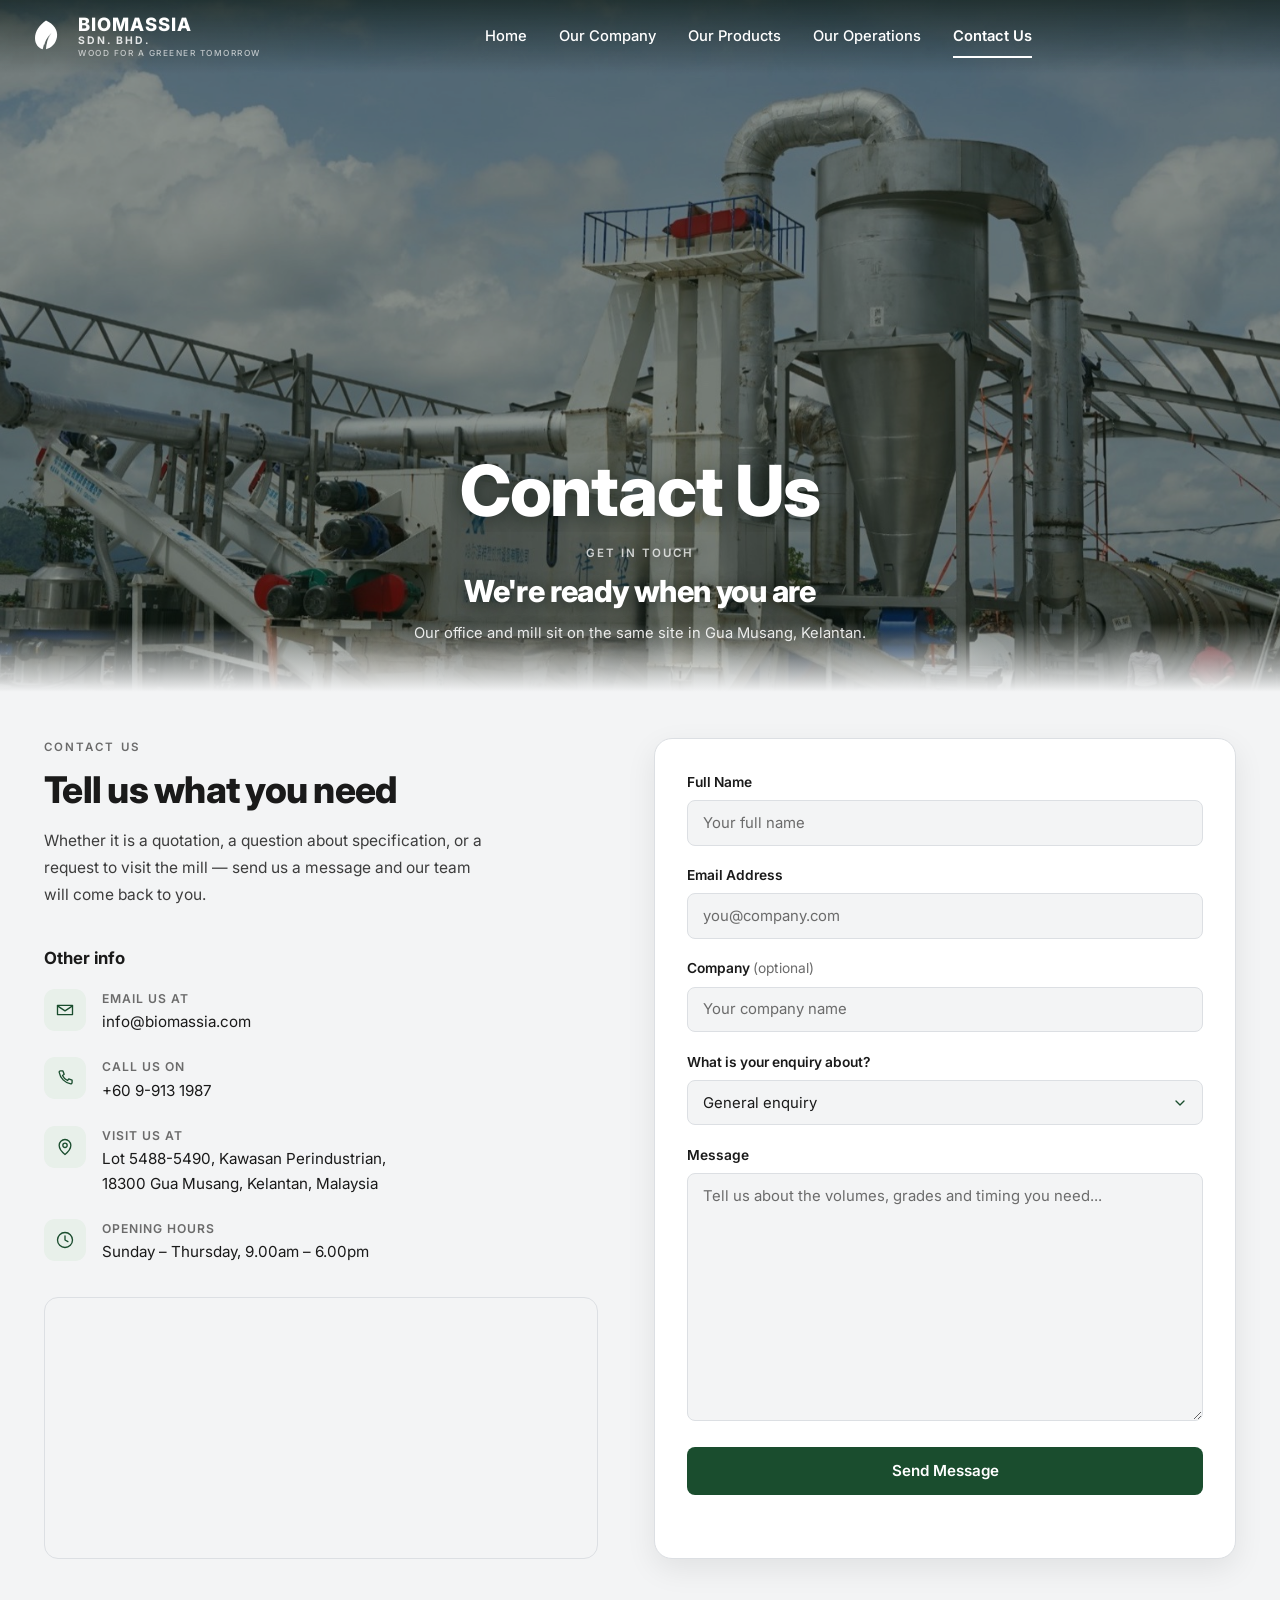
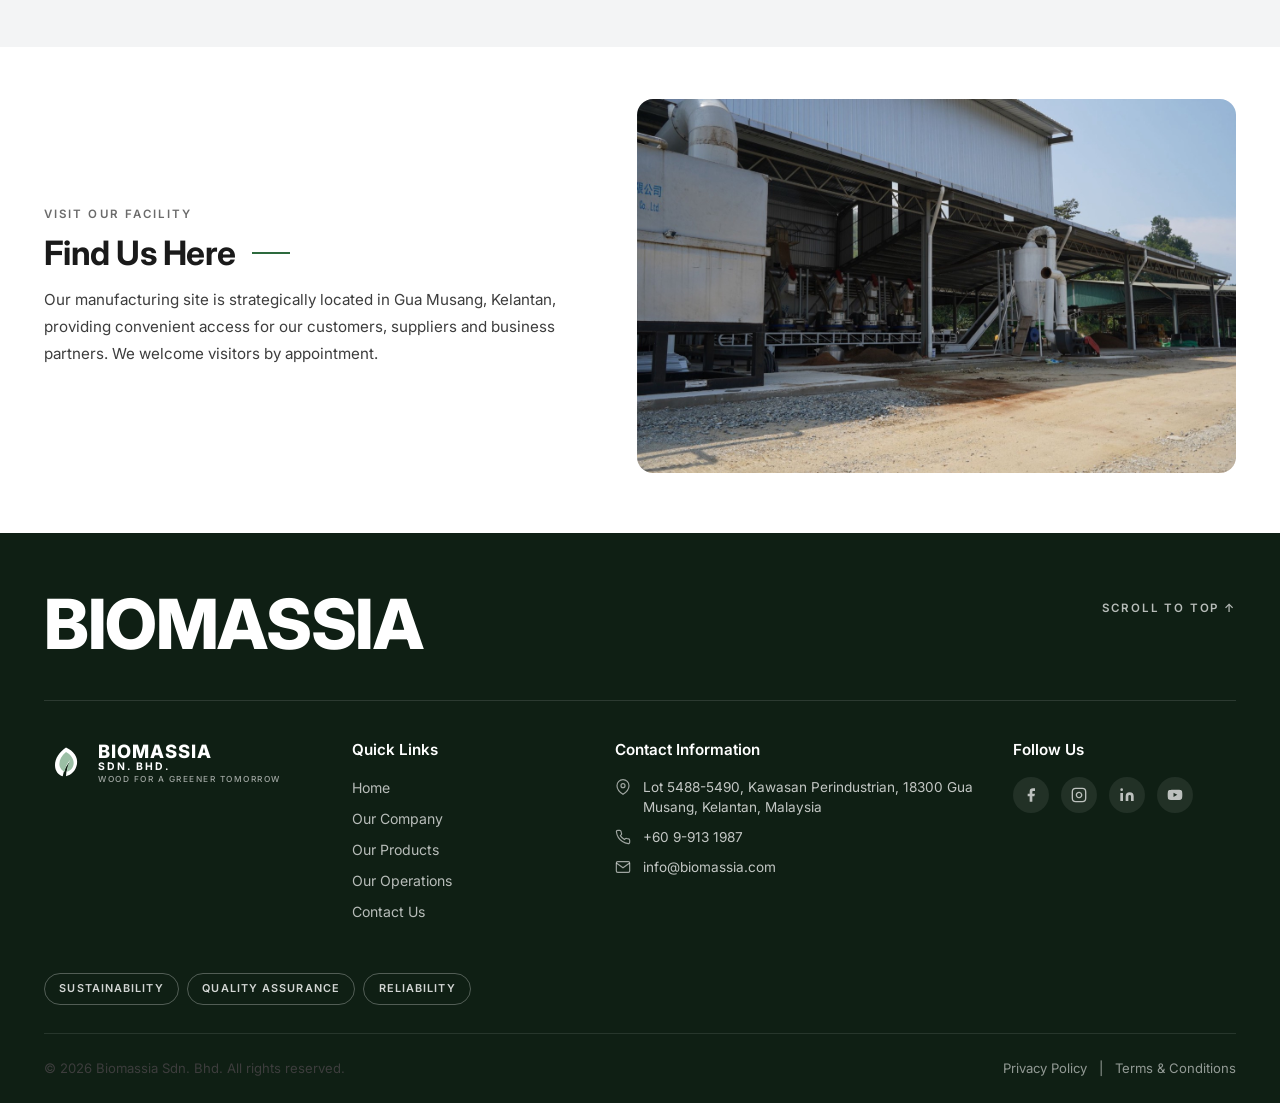
<file: contact.html>
<!DOCTYPE html>
<html lang="en">
<head>
    <meta charset="UTF-8">
    <meta name="viewport" content="width=device-width, initial-scale=1.0">
    <title>Contact Us — Biomassia Sdn. Bhd.</title>
    <link rel="preconnect" href="https://fonts.googleapis.com">
    <link rel="preconnect" href="https://fonts.gstatic.com" crossorigin>
    <link href="https://fonts.googleapis.com/css2?family=Inter:wght@400;500;600;700;800;900&family=Caveat:wght@600;700&display=swap" rel="stylesheet">
    <link rel="stylesheet" href="css/styles.css">
    <script>document.documentElement.classList.add('js-reveal', 'hero-anim');</script>
</head>
<body id="top">

    <header class="site-header" id="siteHeader">
        <div class="nav-wrap">
            <a href="index.html" class="brand" aria-label="Biomassia home">
                <span class="brand-mark" aria-hidden="true">
                    <svg viewBox="0 0 40 40" fill="none" xmlns="http://www.w3.org/2000/svg">
                        <path d="M20 6c-6 4-10 10-10 16 0 5 3 9 7 10 1-6 4-11 8-15-3 5-5 10-5 15 5-1 9-5 10-11 1-6-3-12-10-15z" fill="#2d6a3e"/>
                        <path d="M20 10c-4 3-6 7-6 11 0 3 2 6 5 7 0-4 2-8 5-11-2 3-3 7-3 11 3-1 6-4 6-8 0-4-3-8-7-10z" fill="#4a8a5e"/>
                    </svg>
                </span>
                <span class="brand-text">
                    <span class="brand-name">BIOMASSIA</span>
                    <span class="brand-sub">SDN. BHD.</span>
                    <span class="brand-tag">WOOD FOR A GREENER TOMORROW</span>
                </span>
            </a>
            <nav class="nav-menu" id="navMenu" aria-label="Primary">
                <a href="index.html" class="nav-link">Home</a>
                <a href="about.html" class="nav-link">Our Company</a>
                <a href="products.html" class="nav-link">Our Products</a>
                <a href="gallery.html" class="nav-link">Our Operations</a>
                <a href="contact.html" class="nav-link active">Contact Us</a>
            </nav>
            <div class="nav-actions">
                <button class="nav-toggle" id="navToggle" aria-label="Open menu">
                    <span></span><span></span><span></span>
                </button>
            </div>
        </div>
    </header>

    <section class="page-hero page-hero--contact">
        <div class="page-hero-bg" aria-hidden="true"></div>
        <div class="page-hero-overlay" aria-hidden="true"></div>

        <div class="container page-hero-inner">
            <h1 class="page-hero-title">
                <span class="line"><span>Contact Us</span></span>
            </h1>

            <div class="hero-copy">
                <span class="kicker light reveal">Get in touch</span>
            <div class="reveal-mask">
                <h2 class="page-intro-title">We're ready when you are</h2>
            </div>
            <p class="page-intro-sub reveal">Our office and mill sit on the same site in Gua Musang, Kelantan.</p>
            </div>
        </div>

    </section>



    <!-- ============== CONTACT ============== -->
    <section class="contact-section">
        <div class="container contact-grid">

            <div class="contact-aside reveal reveal-left">
                <span class="kicker">Contact Us</span>
                <h2 class="contact-title">Tell us what you need</h2>
                <p class="contact-lead">Whether it is a quotation, a question about specification, or a request to visit the mill — send us a message and our team will come back to you.</p>

                <h3 class="contact-subhead">Other info</h3>
                <ul class="cinfo">
                    <li>
                        <span class="cinfo-icon"><svg viewBox="0 0 24 24" fill="none" stroke="currentColor" stroke-width="1.6" stroke-linecap="round" stroke-linejoin="round" aria-hidden="true"><path d="M3 6.5h18v11H3z"/><path d="m3 7 9 6 9-6"/></svg></span>
                        <span class="cinfo-text">
                            <span class="cinfo-label">Email us at</span>
                            <a href="mailto:info@biomassia.com">info@biomassia.com</a>
                        </span>
                    </li>
                    <li>
                        <span class="cinfo-icon"><svg viewBox="0 0 24 24" fill="none" stroke="currentColor" stroke-width="1.6" stroke-linecap="round" stroke-linejoin="round" aria-hidden="true"><path d="M6.5 3.5h3l1.5 4-2 1.5a12 12 0 0 0 6 6l1.5-2 4 1.5v3a1.5 1.5 0 0 1-1.6 1.5A17 17 0 0 1 5 5.1 1.5 1.5 0 0 1 6.5 3.5z"/></svg></span>
                        <span class="cinfo-text">
                            <span class="cinfo-label">Call us on</span>
                            <a href="tel:+6099131987">+60 9-913 1987</a>
                        </span>
                    </li>
                    <li>
                        <span class="cinfo-icon"><svg viewBox="0 0 24 24" fill="none" stroke="currentColor" stroke-width="1.6" stroke-linecap="round" stroke-linejoin="round" aria-hidden="true"><path d="M12 21s7-5.6 7-11a7 7 0 1 0-14 0c0 5.4 7 11 7 11z"/><circle cx="12" cy="10" r="2.6"/></svg></span>
                        <span class="cinfo-text">
                            <span class="cinfo-label">Visit us at</span>
                            Lot 5488-5490, Kawasan Perindustrian,<br>18300 Gua Musang, Kelantan, Malaysia
                        </span>
                    </li>
                    <li>
                        <span class="cinfo-icon"><svg viewBox="0 0 24 24" fill="none" stroke="currentColor" stroke-width="1.6" stroke-linecap="round" stroke-linejoin="round" aria-hidden="true"><circle cx="12" cy="12" r="9"/><path d="M12 7v5l3.5 2"/></svg></span>
                        <span class="cinfo-text">
                            <span class="cinfo-label">Opening hours</span>
                            Sunday &ndash; Thursday, 9.00am &ndash; 6.00pm
                        </span>
                    </li>
                </ul>

                <div class="contact-map">
                    <iframe
                        src="https://maps.google.com/maps?q=Lot%205488-5490%2C%20Kawasan%20Perindustrian%2C%2018300%20Gua%20Musang%2C%20Kelantan%2C%20Malaysia&amp;z=14&amp;output=embed"
                        title="Map showing Biomassia Sdn. Bhd. in Gua Musang, Kelantan"
                        loading="lazy"
                        referrerpolicy="no-referrer-when-downgrade"
                        allowfullscreen></iframe>
                </div>
            </div>

            <form class="cform reveal reveal-right" id="contactForm">
                <div class="cfield">
                    <label for="cfName">Full Name</label>
                    <input type="text" id="cfName" name="name" placeholder="Your full name" required>
                </div>

                <div class="cfield">
                    <label for="cfEmail">Email Address</label>
                    <input type="email" id="cfEmail" name="email" placeholder="you@company.com" required>
                </div>

                <div class="cfield">
                    <label for="cfCompany">Company <span class="cfield-opt">(optional)</span></label>
                    <input type="text" id="cfCompany" name="company" placeholder="Your company name">
                </div>

                <div class="cfield">
                    <label for="cfTopic">What is your enquiry about?</label>
                    <select id="cfTopic" name="topic">
                            <option>General enquiry</option>
                            <option>Plywood</option>
                            <option>Sawn Timber</option>
                            <option>Wood Pellets</option>
                            <option>Biofuels</option>
                    </select>
                </div>

                <div class="cfield">
                    <label for="cfMessage">Message</label>
                    <textarea id="cfMessage" name="message" rows="5" placeholder="Tell us about the volumes, grades and timing you need..." required></textarea>
                </div>

                <button type="submit" class="cform-btn">Send Message</button>
                <p class="cform-status" id="contactStatus" role="status"></p>
            </form>

        </div>
    </section>


    <!-- ============== FIND US HERE ============== -->
    <section class="findus-section">
        <div class="container findus-grid">
            <div class="findus-body reveal reveal-left">
                <span class="kicker">Visit our facility</span>
                <h2 class="findus-title">Find Us Here</h2>
                <p class="findus-lead">Our manufacturing site is strategically located in Gua Musang, Kelantan, providing convenient access for our customers, suppliers and business partners. We welcome visitors by appointment.</p>
            </div>

            <span class="findus-media reveal reveal-right" style="background-image: url('images/FindUs.jpg');" aria-hidden="true"></span>
        </div>
    </section>


    <footer class="site-footer">
        <div class="container">
            <div class="footer-display">
                <span class="display-xl">Biomassia</span>
                <a href="#top" class="scroll-top">Scroll to top ↑</a>
            </div>

            <div class="footer-grid">
                <div class="footer-brand">
                    <div class="brand">
                        <span class="brand-mark" aria-hidden="true">
                            <svg viewBox="0 0 40 40" fill="none">
                                <path d="M20 6c-6 4-10 10-10 16 0 5 3 9 7 10 1-6 4-11 8-15-3 5-5 10-5 15 5-1 9-5 10-11 1-6-3-12-10-15z" fill="#ffffff"/>
                                <path d="M20 10c-4 3-6 7-6 11 0 3 2 6 5 7 0-4 2-8 5-11-2 3-3 7-3 11 3-1 6-4 6-8 0-4-3-8-7-10z" fill="#9bbfa5"/>
                            </svg>
                        </span>
                        <span class="brand-text">
                            <span class="brand-name">BIOMASSIA</span>
                            <span class="brand-sub">SDN. BHD.</span>
                            <span class="brand-tag">WOOD FOR A GREENER TOMORROW</span>
                        </span>
                    </div>
                </div>
                <div class="footer-col">
                    <h4>Quick Links</h4>
                    <ul>
                        <li><a href="index.html">Home</a></li>
                        <li><a href="about.html">Our Company</a></li>
                        <li><a href="products.html">Our Products</a></li>
                        <li><a href="gallery.html">Our Operations</a></li>
                        <li><a href="contact.html">Contact Us</a></li>
                    </ul>
                </div>
                <div class="footer-col">
                    <h4>Contact Information</h4>
                    <ul class="contact-list">
                        <li>
                            <svg viewBox="0 0 24 24" fill="none" stroke="currentColor" stroke-width="1.75"><path d="M21 10c0 7-9 13-9 13s-9-6-9-13a9 9 0 0118 0z"/><circle cx="12" cy="10" r="3"/></svg>
                            <span>Lot 5488-5490, Kawasan Perindustrian, 18300 Gua Musang, Kelantan, Malaysia</span>
                        </li>
                        <li>
                            <svg viewBox="0 0 24 24" fill="none" stroke="currentColor" stroke-width="1.75"><path d="M22 16.92v3a2 2 0 01-2.18 2 19.79 19.79 0 01-8.63-3.07 19.5 19.5 0 01-6-6 19.79 19.79 0 01-3.07-8.67A2 2 0 014.11 2h3a2 2 0 012 1.72c.127.96.361 1.903.7 2.81a2 2 0 01-.45 2.11L8.09 9.91a16 16 0 006 6l1.27-1.27a2 2 0 012.11-.45c.907.339 1.85.573 2.81.7A2 2 0 0122 16.92z"/></svg>
                            <span>+60 9-913 1987</span>
                        </li>
                        <li>
                            <svg viewBox="0 0 24 24" fill="none" stroke="currentColor" stroke-width="1.75"><path d="M4 4h16c1.1 0 2 .9 2 2v12c0 1.1-.9 2-2 2H4c-1.1 0-2-.9-2-2V6c0-1.1.9-2 2-2z"/><polyline points="22,6 12,13 2,6"/></svg>
                            <span>info@biomassia.com</span>
                        </li>
                    </ul>
                </div>
                <div class="footer-col">
                    <h4>Follow Us</h4>
                    <div class="social-row">
                        <a href="#" class="social-link" aria-label="Facebook"><svg viewBox="0 0 24 24" fill="currentColor"><path d="M18 2h-3a5 5 0 00-5 5v3H7v4h3v8h4v-8h3l1-4h-4V7a1 1 0 011-1h3V2z"/></svg></a>
                        <a href="#" class="social-link" aria-label="Instagram"><svg viewBox="0 0 24 24" fill="none" stroke="currentColor" stroke-width="2"><rect x="2" y="2" width="20" height="20" rx="5"/><path d="M16 11.37A4 4 0 1112.63 8 4 4 0 0116 11.37z"/><line x1="17.5" y1="6.5" x2="17.51" y2="6.5"/></svg></a>
                        <a href="#" class="social-link" aria-label="LinkedIn"><svg viewBox="0 0 24 24" fill="currentColor"><path d="M16 8a6 6 0 016 6v7h-4v-7a2 2 0 00-4 0v7h-4v-7a6 6 0 016-6zM2 9h4v12H2zM4 2a2 2 0 11-.001 4.001A2 2 0 014 2z"/></svg></a>
                        <a href="#" class="social-link" aria-label="YouTube"><svg viewBox="0 0 24 24" fill="currentColor"><path d="M22.54 6.42a2.78 2.78 0 00-1.94-2C18.88 4 12 4 12 4s-6.88 0-8.6.46a2.78 2.78 0 00-1.94 2A29 29 0 001 11.75a29 29 0 00.46 5.33A2.78 2.78 0 003.4 19c1.72.46 8.6.46 8.6.46s6.88 0 8.6-.46a2.78 2.78 0 001.94-2 29 29 0 00.46-5.25 29 29 0 00-.46-5.33zM9.75 15.02V8.48l5.75 3.27-5.75 3.27z"/></svg></a>
                    </div>
                </div>
            </div>
            <div class="pill-row footer-pills">
                <span class="pill">Sustainability</span>
                <span class="pill">Quality Assurance</span>
                <span class="pill">Reliability</span>
            </div>

            <div class="footer-bottom">
                <p>&copy; 2026 Biomassia Sdn. Bhd. All rights reserved.</p>
                <div class="footer-legal">
                    <a href="#">Privacy Policy</a><span>|</span><a href="#">Terms &amp; Conditions</a>
                </div>
            </div>
        </div>
    </footer>

    <script src="js/script.js"></script>
</body>
</html>
</file>
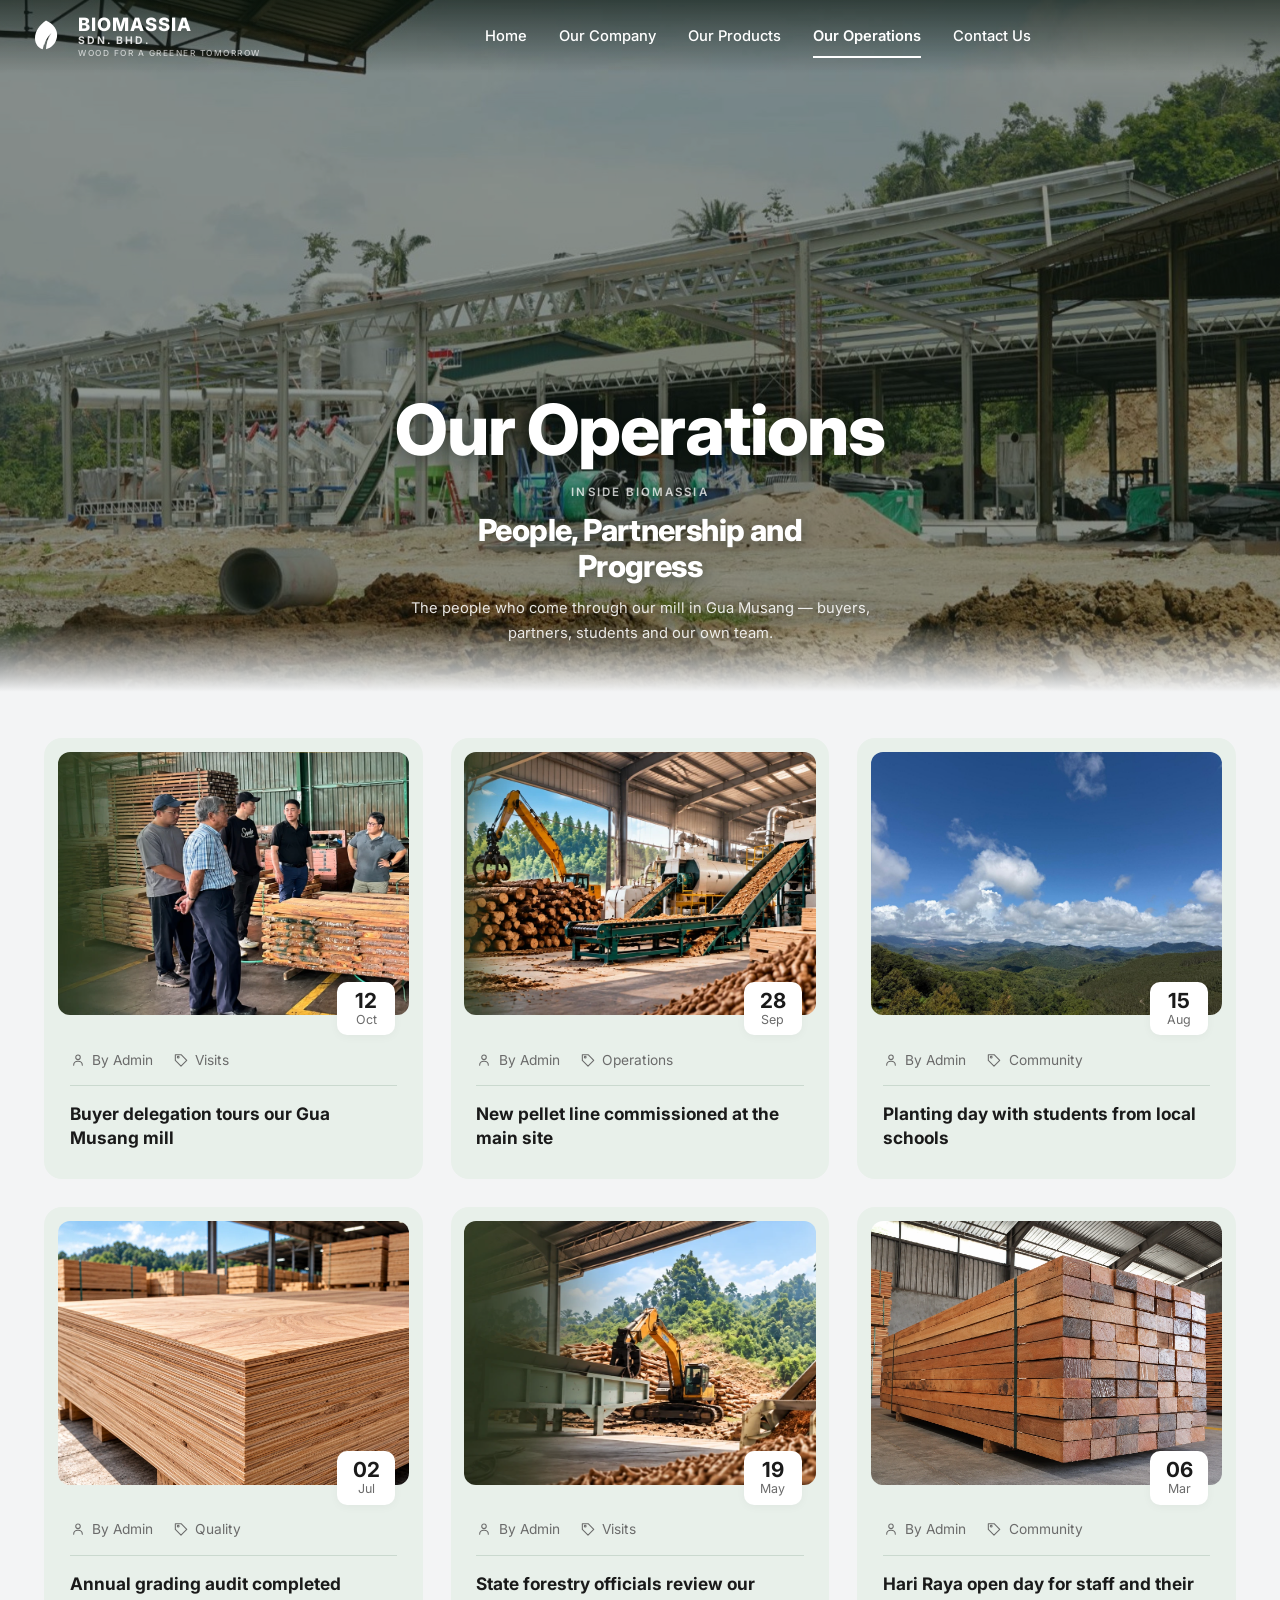
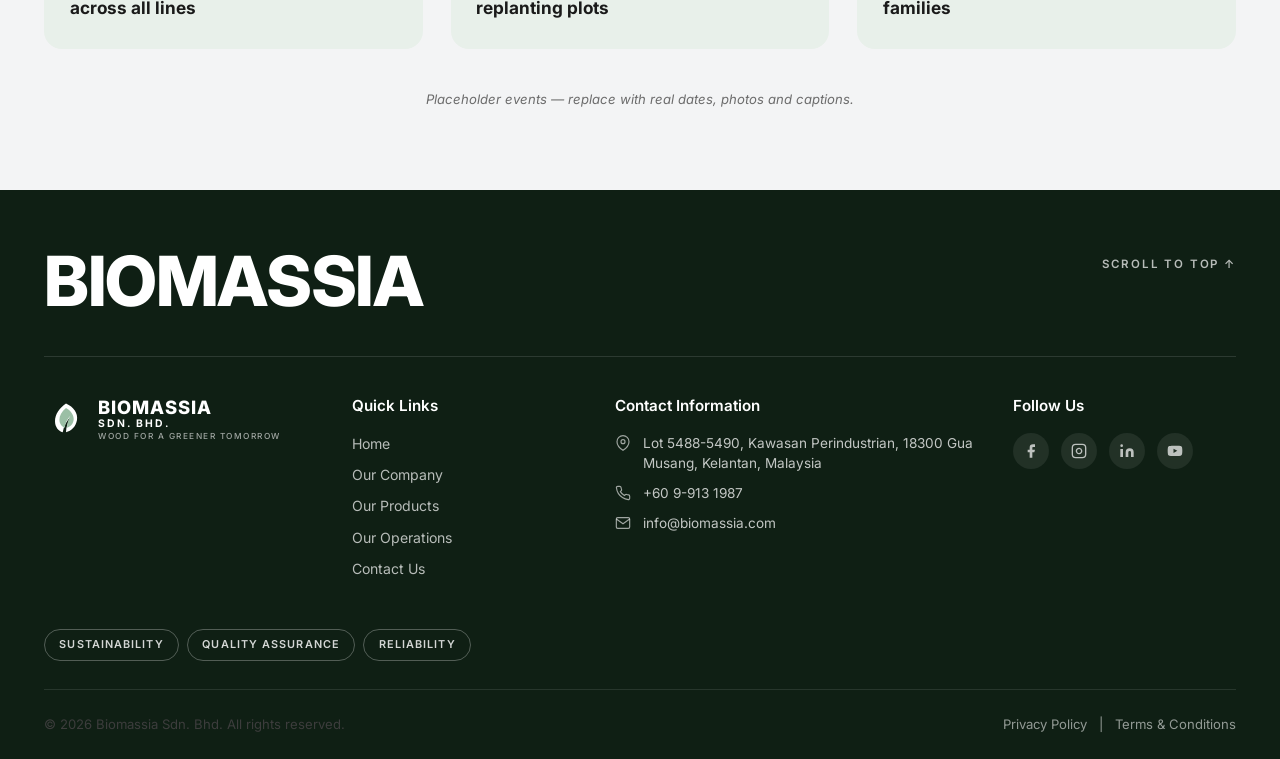
<file: gallery.html>
<!DOCTYPE html>
<html lang="en">
<head>
    <meta charset="UTF-8">
    <meta name="viewport" content="width=device-width, initial-scale=1.0">
    <title>Our Operations — Biomassia Sdn. Bhd.</title>
    <link rel="preconnect" href="https://fonts.googleapis.com">
    <link rel="preconnect" href="https://fonts.gstatic.com" crossorigin>
    <link href="https://fonts.googleapis.com/css2?family=Inter:wght@400;500;600;700;800;900&family=Caveat:wght@600;700&display=swap" rel="stylesheet">
    <link rel="stylesheet" href="css/styles.css">
    <script>document.documentElement.classList.add('js-reveal', 'hero-anim');</script>
</head>
<body id="top">

    <header class="site-header" id="siteHeader">
        <div class="nav-wrap">
            <a href="index.html" class="brand" aria-label="Biomassia home">
                <span class="brand-mark" aria-hidden="true">
                    <svg viewBox="0 0 40 40" fill="none" xmlns="http://www.w3.org/2000/svg">
                        <path d="M20 6c-6 4-10 10-10 16 0 5 3 9 7 10 1-6 4-11 8-15-3 5-5 10-5 15 5-1 9-5 10-11 1-6-3-12-10-15z" fill="#2d6a3e"/>
                        <path d="M20 10c-4 3-6 7-6 11 0 3 2 6 5 7 0-4 2-8 5-11-2 3-3 7-3 11 3-1 6-4 6-8 0-4-3-8-7-10z" fill="#4a8a5e"/>
                    </svg>
                </span>
                <span class="brand-text">
                    <span class="brand-name">BIOMASSIA</span>
                    <span class="brand-sub">SDN. BHD.</span>
                    <span class="brand-tag">WOOD FOR A GREENER TOMORROW</span>
                </span>
            </a>
            <nav class="nav-menu" id="navMenu" aria-label="Primary">
                <a href="index.html" class="nav-link">Home</a>
                <a href="about.html" class="nav-link">Our Company</a>
                <a href="products.html" class="nav-link">Our Products</a>
                <a href="gallery.html" class="nav-link active">Our Operations</a>
                <a href="contact.html" class="nav-link">Contact Us</a>
            </nav>
            <div class="nav-actions">
                <button class="nav-toggle" id="navToggle" aria-label="Open menu">
                    <span></span><span></span><span></span>
                </button>
            </div>
        </div>
    </header>

    <section class="page-hero page-hero--gallery">
        <div class="page-hero-bg" aria-hidden="true"></div>
        <div class="page-hero-overlay" aria-hidden="true"></div>

        <div class="container page-hero-inner">
            <h1 class="page-hero-title">
                <span class="line"><span>Our Operations</span></span>
            </h1>

            <div class="hero-copy">
                <span class="kicker light reveal">Inside Biomassia</span>
            <div class="reveal-mask">
                <h2 class="page-intro-title">People, Partnership and Progress</h2>
            </div>
            <p class="page-intro-sub reveal">The people who come through our mill in Gua Musang — buyers, partners, students and our own team.</p>
            </div>
        </div>

    </section>



    <!-- ============== GALLERY GRID ============== -->
    <section class="gevents-section">
        <div class="container">
            <div class="gevents-grid reveal-stagger">
                <article class="gevent">
                    <span class="gevent-media" aria-hidden="true">
                        <span class="gevent-photo is-on" style="background-image: url('images/PartnerHero.webp');"></span>
                        <span class="gevent-photo" style="background-image: url('images/timber.webp');"></span>
                        <span class="gevent-photo" style="background-image: url('images/plywood.webp');"></span>
                        <span class="gevent-date"><strong>12</strong><span>Oct</span></span>
                    </span>

                    <div class="gevent-body">
                        <div class="gevent-meta">
                            <span><svg viewBox="0 0 24 24" fill="none" stroke="currentColor" stroke-width="1.6" stroke-linecap="round" stroke-linejoin="round" aria-hidden="true"><circle cx="12" cy="8" r="3.4"/><path d="M5.5 20c0-3.6 2.9-6 6.5-6s6.5 2.4 6.5 6"/></svg> By Admin</span>
                            <span><svg viewBox="0 0 24 24" fill="none" stroke="currentColor" stroke-width="1.6" stroke-linecap="round" stroke-linejoin="round" aria-hidden="true"><path d="M20.6 12.6 12 21.2l-8.5-8.5V4h8.7l8.4 8.6z"/><circle cx="7.8" cy="7.8" r="1.3"/></svg> Visits</span>
                        </div>

                        <h3 class="gevent-title">Buyer delegation tours our Gua Musang mill</h3>
                    </div>
                </article>

                <article class="gevent">
                    <span class="gevent-media" aria-hidden="true">
                        <span class="gevent-photo is-on" style="background-image: url('images/ManuHero.webp');"></span>
                        <span class="gevent-photo" style="background-image: url('images/pellets.webp');"></span>
                        <span class="gevent-photo" style="background-image: url('images/hero.webp');"></span>
                        <span class="gevent-date"><strong>28</strong><span>Sep</span></span>
                    </span>

                    <div class="gevent-body">
                        <div class="gevent-meta">
                            <span><svg viewBox="0 0 24 24" fill="none" stroke="currentColor" stroke-width="1.6" stroke-linecap="round" stroke-linejoin="round" aria-hidden="true"><circle cx="12" cy="8" r="3.4"/><path d="M5.5 20c0-3.6 2.9-6 6.5-6s6.5 2.4 6.5 6"/></svg> By Admin</span>
                            <span><svg viewBox="0 0 24 24" fill="none" stroke="currentColor" stroke-width="1.6" stroke-linecap="round" stroke-linejoin="round" aria-hidden="true"><path d="M20.6 12.6 12 21.2l-8.5-8.5V4h8.7l8.4 8.6z"/><circle cx="7.8" cy="7.8" r="1.3"/></svg> Operations</span>
                        </div>

                        <h3 class="gevent-title">New pellet line commissioned at the main site</h3>
                    </div>
                </article>

                <article class="gevent">
                    <span class="gevent-media" aria-hidden="true">
                        <span class="gevent-photo is-on" style="background-image: url('images/plantationview.jpg');"></span>
                        <span class="gevent-photo" style="background-image: url('images/AboutHero.webp');"></span>
                        <span class="gevent-photo" style="background-image: url('images/hero.webp');"></span>
                        <span class="gevent-date"><strong>15</strong><span>Aug</span></span>
                    </span>

                    <div class="gevent-body">
                        <div class="gevent-meta">
                            <span><svg viewBox="0 0 24 24" fill="none" stroke="currentColor" stroke-width="1.6" stroke-linecap="round" stroke-linejoin="round" aria-hidden="true"><circle cx="12" cy="8" r="3.4"/><path d="M5.5 20c0-3.6 2.9-6 6.5-6s6.5 2.4 6.5 6"/></svg> By Admin</span>
                            <span><svg viewBox="0 0 24 24" fill="none" stroke="currentColor" stroke-width="1.6" stroke-linecap="round" stroke-linejoin="round" aria-hidden="true"><path d="M20.6 12.6 12 21.2l-8.5-8.5V4h8.7l8.4 8.6z"/><circle cx="7.8" cy="7.8" r="1.3"/></svg> Community</span>
                        </div>

                        <h3 class="gevent-title">Planting day with students from local schools</h3>
                    </div>
                </article>

                <article class="gevent">
                    <span class="gevent-media" aria-hidden="true">
                        <span class="gevent-photo is-on" style="background-image: url('images/plywood.webp');"></span>
                        <span class="gevent-photo" style="background-image: url('images/timber.webp');"></span>
                        <span class="gevent-photo" style="background-image: url('images/ManuHero.webp');"></span>
                        <span class="gevent-date"><strong>02</strong><span>Jul</span></span>
                    </span>

                    <div class="gevent-body">
                        <div class="gevent-meta">
                            <span><svg viewBox="0 0 24 24" fill="none" stroke="currentColor" stroke-width="1.6" stroke-linecap="round" stroke-linejoin="round" aria-hidden="true"><circle cx="12" cy="8" r="3.4"/><path d="M5.5 20c0-3.6 2.9-6 6.5-6s6.5 2.4 6.5 6"/></svg> By Admin</span>
                            <span><svg viewBox="0 0 24 24" fill="none" stroke="currentColor" stroke-width="1.6" stroke-linecap="round" stroke-linejoin="round" aria-hidden="true"><path d="M20.6 12.6 12 21.2l-8.5-8.5V4h8.7l8.4 8.6z"/><circle cx="7.8" cy="7.8" r="1.3"/></svg> Quality</span>
                        </div>

                        <h3 class="gevent-title">Annual grading audit completed across all lines</h3>
                    </div>
                </article>

                <article class="gevent">
                    <span class="gevent-media" aria-hidden="true">
                        <span class="gevent-photo is-on" style="background-image: url('images/hero.webp');"></span>
                        <span class="gevent-photo" style="background-image: url('images/plantationview.jpg');"></span>
                        <span class="gevent-photo" style="background-image: url('images/PartnerHero.webp');"></span>
                        <span class="gevent-date"><strong>19</strong><span>May</span></span>
                    </span>

                    <div class="gevent-body">
                        <div class="gevent-meta">
                            <span><svg viewBox="0 0 24 24" fill="none" stroke="currentColor" stroke-width="1.6" stroke-linecap="round" stroke-linejoin="round" aria-hidden="true"><circle cx="12" cy="8" r="3.4"/><path d="M5.5 20c0-3.6 2.9-6 6.5-6s6.5 2.4 6.5 6"/></svg> By Admin</span>
                            <span><svg viewBox="0 0 24 24" fill="none" stroke="currentColor" stroke-width="1.6" stroke-linecap="round" stroke-linejoin="round" aria-hidden="true"><path d="M20.6 12.6 12 21.2l-8.5-8.5V4h8.7l8.4 8.6z"/><circle cx="7.8" cy="7.8" r="1.3"/></svg> Visits</span>
                        </div>

                        <h3 class="gevent-title">State forestry officials review our replanting plots</h3>
                    </div>
                </article>

                <article class="gevent">
                    <span class="gevent-media" aria-hidden="true">
                        <span class="gevent-photo is-on" style="background-image: url('images/timber.webp');"></span>
                        <span class="gevent-photo" style="background-image: url('images/PartnerHero.webp');"></span>
                        <span class="gevent-photo" style="background-image: url('images/AboutHero.webp');"></span>
                        <span class="gevent-date"><strong>06</strong><span>Mar</span></span>
                    </span>

                    <div class="gevent-body">
                        <div class="gevent-meta">
                            <span><svg viewBox="0 0 24 24" fill="none" stroke="currentColor" stroke-width="1.6" stroke-linecap="round" stroke-linejoin="round" aria-hidden="true"><circle cx="12" cy="8" r="3.4"/><path d="M5.5 20c0-3.6 2.9-6 6.5-6s6.5 2.4 6.5 6"/></svg> By Admin</span>
                            <span><svg viewBox="0 0 24 24" fill="none" stroke="currentColor" stroke-width="1.6" stroke-linecap="round" stroke-linejoin="round" aria-hidden="true"><path d="M20.6 12.6 12 21.2l-8.5-8.5V4h8.7l8.4 8.6z"/><circle cx="7.8" cy="7.8" r="1.3"/></svg> Community</span>
                        </div>

                        <h3 class="gevent-title">Hari Raya open day for staff and their families</h3>
                    </div>
                </article>
            </div>

            <p class="gevents-note">Placeholder events — replace with real dates, photos and captions.</p>
        </div>
    </section>


    <footer class="site-footer">
        <div class="container">
            <div class="footer-display">
                <span class="display-xl">Biomassia</span>
                <a href="#top" class="scroll-top">Scroll to top ↑</a>
            </div>

            <div class="footer-grid">
                <div class="footer-brand">
                    <div class="brand">
                        <span class="brand-mark" aria-hidden="true">
                            <svg viewBox="0 0 40 40" fill="none">
                                <path d="M20 6c-6 4-10 10-10 16 0 5 3 9 7 10 1-6 4-11 8-15-3 5-5 10-5 15 5-1 9-5 10-11 1-6-3-12-10-15z" fill="#ffffff"/>
                                <path d="M20 10c-4 3-6 7-6 11 0 3 2 6 5 7 0-4 2-8 5-11-2 3-3 7-3 11 3-1 6-4 6-8 0-4-3-8-7-10z" fill="#9bbfa5"/>
                            </svg>
                        </span>
                        <span class="brand-text">
                            <span class="brand-name">BIOMASSIA</span>
                            <span class="brand-sub">SDN. BHD.</span>
                            <span class="brand-tag">WOOD FOR A GREENER TOMORROW</span>
                        </span>
                    </div>
                </div>
                <div class="footer-col">
                    <h4>Quick Links</h4>
                    <ul>
                        <li><a href="index.html">Home</a></li>
                        <li><a href="about.html">Our Company</a></li>
                        <li><a href="products.html">Our Products</a></li>
                        <li><a href="gallery.html">Our Operations</a></li>
                        <li><a href="contact.html">Contact Us</a></li>
                    </ul>
                </div>
                <div class="footer-col">
                    <h4>Contact Information</h4>
                    <ul class="contact-list">
                        <li>
                            <svg viewBox="0 0 24 24" fill="none" stroke="currentColor" stroke-width="1.75"><path d="M21 10c0 7-9 13-9 13s-9-6-9-13a9 9 0 0118 0z"/><circle cx="12" cy="10" r="3"/></svg>
                            <span>Lot 5488-5490, Kawasan Perindustrian, 18300 Gua Musang, Kelantan, Malaysia</span>
                        </li>
                        <li>
                            <svg viewBox="0 0 24 24" fill="none" stroke="currentColor" stroke-width="1.75"><path d="M22 16.92v3a2 2 0 01-2.18 2 19.79 19.79 0 01-8.63-3.07 19.5 19.5 0 01-6-6 19.79 19.79 0 01-3.07-8.67A2 2 0 014.11 2h3a2 2 0 012 1.72c.127.96.361 1.903.7 2.81a2 2 0 01-.45 2.11L8.09 9.91a16 16 0 006 6l1.27-1.27a2 2 0 012.11-.45c.907.339 1.85.573 2.81.7A2 2 0 0122 16.92z"/></svg>
                            <span>+60 9-913 1987</span>
                        </li>
                        <li>
                            <svg viewBox="0 0 24 24" fill="none" stroke="currentColor" stroke-width="1.75"><path d="M4 4h16c1.1 0 2 .9 2 2v12c0 1.1-.9 2-2 2H4c-1.1 0-2-.9-2-2V6c0-1.1.9-2 2-2z"/><polyline points="22,6 12,13 2,6"/></svg>
                            <span>info@biomassia.com</span>
                        </li>
                    </ul>
                </div>
                <div class="footer-col">
                    <h4>Follow Us</h4>
                    <div class="social-row">
                        <a href="#" class="social-link" aria-label="Facebook"><svg viewBox="0 0 24 24" fill="currentColor"><path d="M18 2h-3a5 5 0 00-5 5v3H7v4h3v8h4v-8h3l1-4h-4V7a1 1 0 011-1h3V2z"/></svg></a>
                        <a href="#" class="social-link" aria-label="Instagram"><svg viewBox="0 0 24 24" fill="none" stroke="currentColor" stroke-width="2"><rect x="2" y="2" width="20" height="20" rx="5"/><path d="M16 11.37A4 4 0 1112.63 8 4 4 0 0116 11.37z"/><line x1="17.5" y1="6.5" x2="17.51" y2="6.5"/></svg></a>
                        <a href="#" class="social-link" aria-label="LinkedIn"><svg viewBox="0 0 24 24" fill="currentColor"><path d="M16 8a6 6 0 016 6v7h-4v-7a2 2 0 00-4 0v7h-4v-7a6 6 0 016-6zM2 9h4v12H2zM4 2a2 2 0 11-.001 4.001A2 2 0 014 2z"/></svg></a>
                        <a href="#" class="social-link" aria-label="YouTube"><svg viewBox="0 0 24 24" fill="currentColor"><path d="M22.54 6.42a2.78 2.78 0 00-1.94-2C18.88 4 12 4 12 4s-6.88 0-8.6.46a2.78 2.78 0 00-1.94 2A29 29 0 001 11.75a29 29 0 00.46 5.33A2.78 2.78 0 003.4 19c1.72.46 8.6.46 8.6.46s6.88 0 8.6-.46a2.78 2.78 0 001.94-2 29 29 0 00.46-5.25 29 29 0 00-.46-5.33zM9.75 15.02V8.48l5.75 3.27-5.75 3.27z"/></svg></a>
                    </div>
                </div>
            </div>
            <div class="pill-row footer-pills">
                <span class="pill">Sustainability</span>
                <span class="pill">Quality Assurance</span>
                <span class="pill">Reliability</span>
            </div>

            <div class="footer-bottom">
                <p>&copy; 2026 Biomassia Sdn. Bhd. All rights reserved.</p>
                <div class="footer-legal">
                    <a href="#">Privacy Policy</a><span>|</span><a href="#">Terms &amp; Conditions</a>
                </div>
            </div>
        </div>
    </footer>

    <script src="js/script.js"></script>
</body>
</html>
</file>
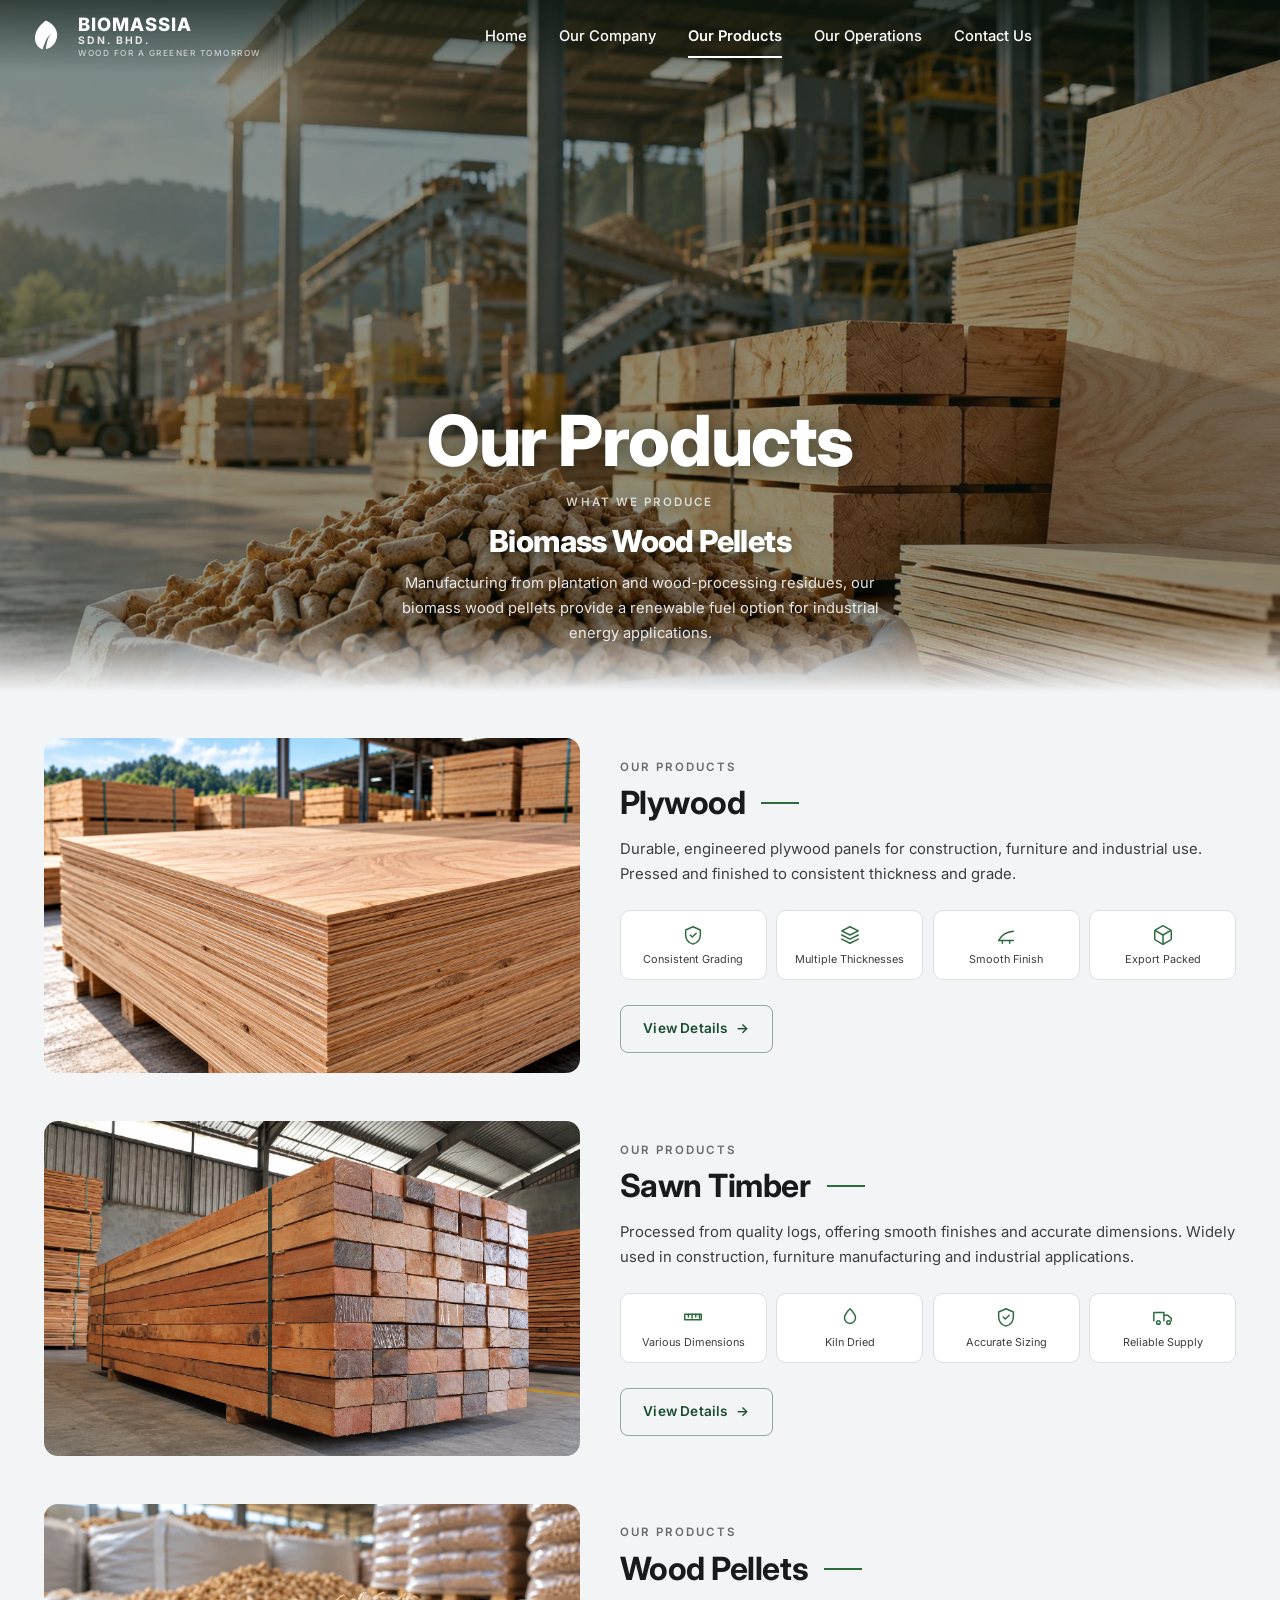
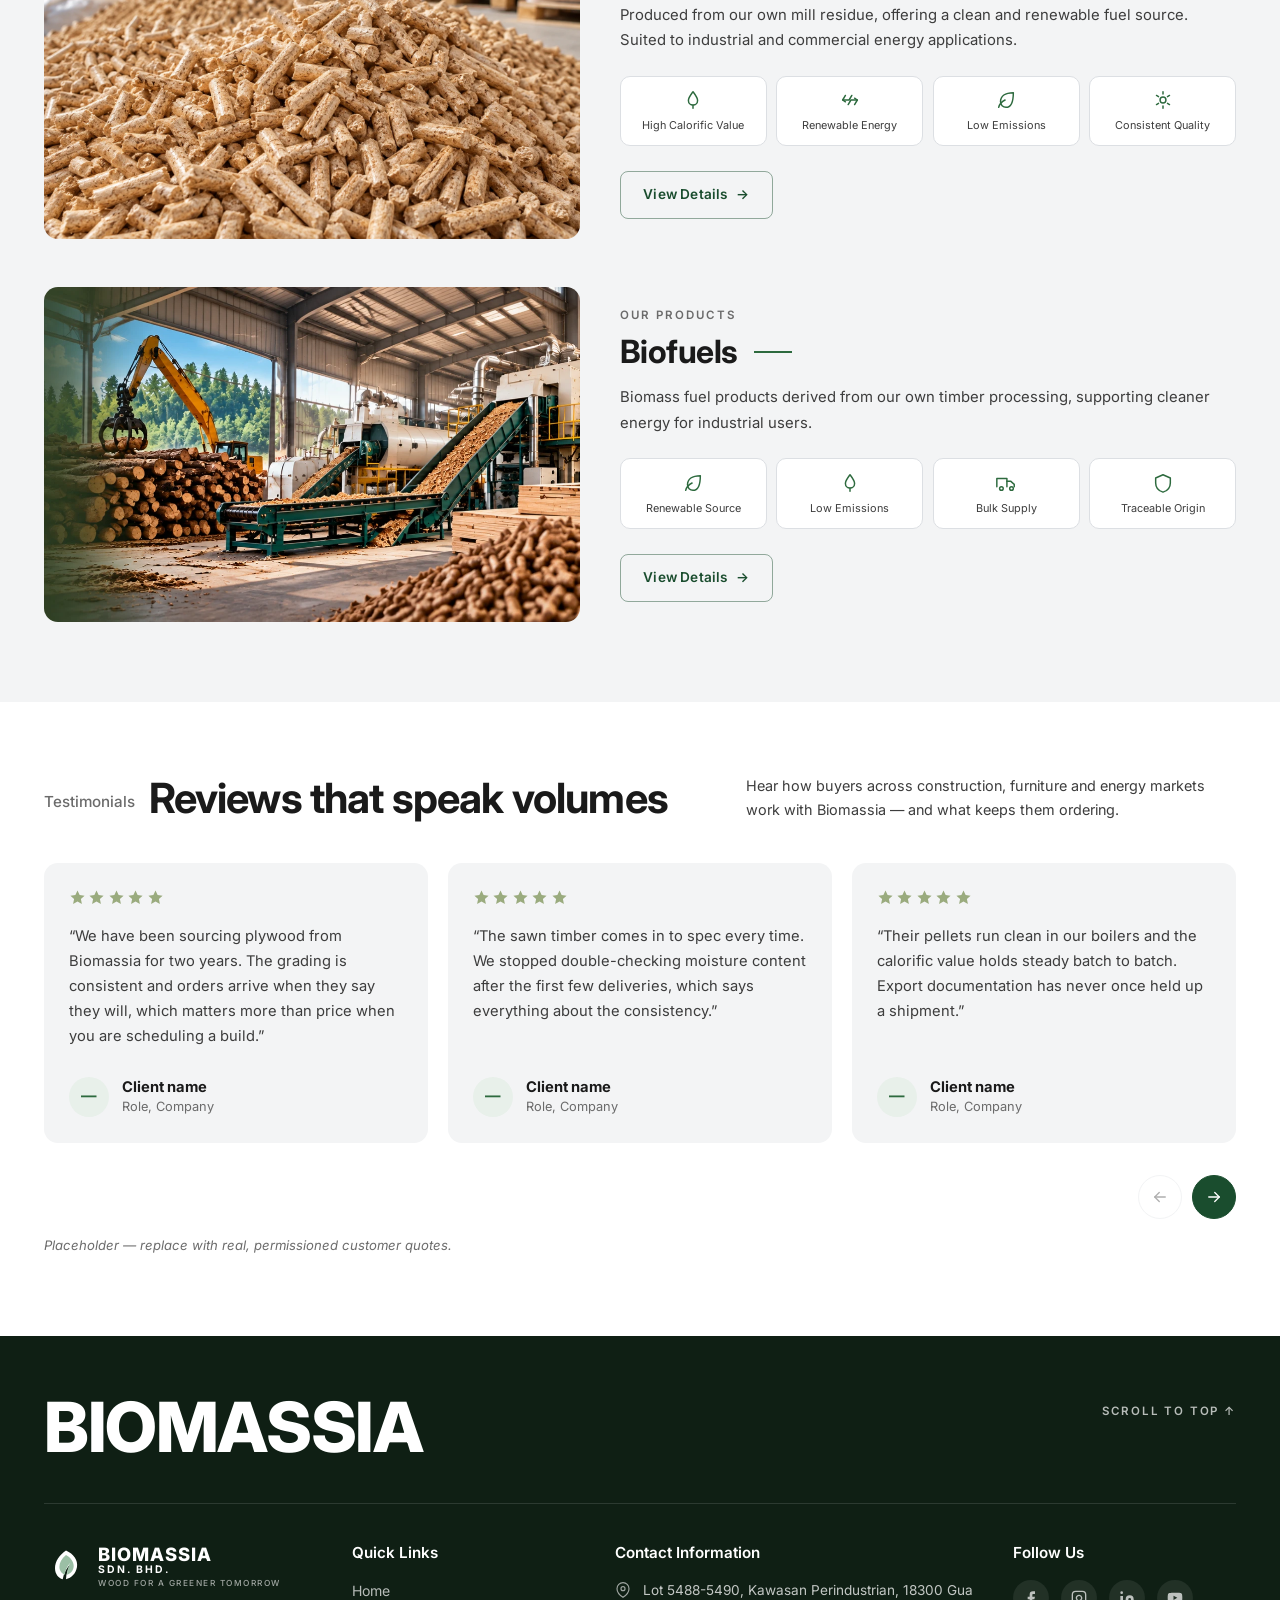
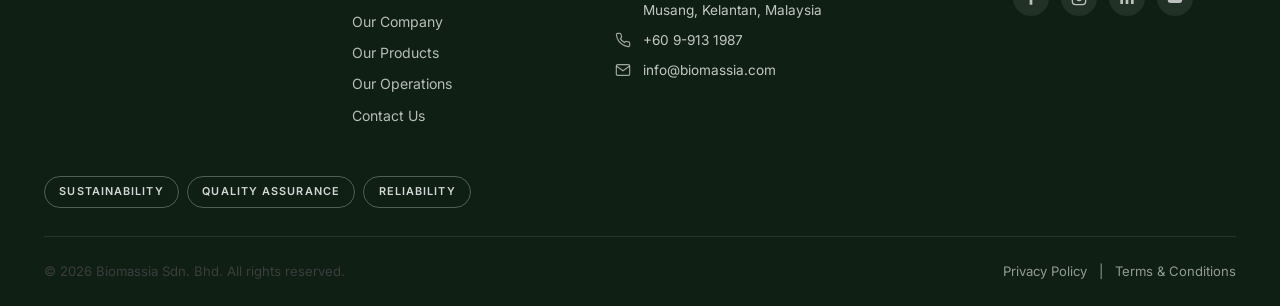
<file: products.html>
<!DOCTYPE html>
<html lang="en">
<head>
    <meta charset="UTF-8">
    <meta name="viewport" content="width=device-width, initial-scale=1.0">
    <title>Our Products — Biomassia Sdn. Bhd.</title>
    <link rel="preconnect" href="https://fonts.googleapis.com">
    <link rel="preconnect" href="https://fonts.gstatic.com" crossorigin>
    <link href="https://fonts.googleapis.com/css2?family=Inter:wght@400;500;600;700;800;900&family=Caveat:wght@600;700&display=swap" rel="stylesheet">
    <link rel="stylesheet" href="css/styles.css">
    <script>document.documentElement.classList.add('js-reveal', 'hero-anim');</script>
</head>
<body id="top">

    <header class="site-header" id="siteHeader">
        <div class="nav-wrap">
            <a href="index.html" class="brand" aria-label="Biomassia home">
                <span class="brand-mark" aria-hidden="true">
                    <svg viewBox="0 0 40 40" fill="none" xmlns="http://www.w3.org/2000/svg">
                        <path d="M20 6c-6 4-10 10-10 16 0 5 3 9 7 10 1-6 4-11 8-15-3 5-5 10-5 15 5-1 9-5 10-11 1-6-3-12-10-15z" fill="#2d6a3e"/>
                        <path d="M20 10c-4 3-6 7-6 11 0 3 2 6 5 7 0-4 2-8 5-11-2 3-3 7-3 11 3-1 6-4 6-8 0-4-3-8-7-10z" fill="#4a8a5e"/>
                    </svg>
                </span>
                <span class="brand-text">
                    <span class="brand-name">BIOMASSIA</span>
                    <span class="brand-sub">SDN. BHD.</span>
                    <span class="brand-tag">WOOD FOR A GREENER TOMORROW</span>
                </span>
            </a>
            <nav class="nav-menu" id="navMenu" aria-label="Primary">
                <a href="index.html" class="nav-link">Home</a>
                <a href="about.html" class="nav-link">Our Company</a>
                <a href="products.html" class="nav-link active">Our Products</a>
                <a href="gallery.html" class="nav-link">Our Operations</a>
                <a href="contact.html" class="nav-link">Contact Us</a>
            </nav>
            <div class="nav-actions">
                <button class="nav-toggle" id="navToggle" aria-label="Open menu">
                    <span></span><span></span><span></span>
                </button>
            </div>
        </div>
    </header>

    <!-- ============== PRODUCTS HERO ============== -->
    <section class="page-hero page-hero--products">
        <div class="page-hero-bg" aria-hidden="true"></div>
        <div class="page-hero-overlay" aria-hidden="true"></div>

        <div class="container page-hero-inner">
            <h1 class="page-hero-title">
                <span class="line"><span>Our Products</span></span>
            </h1>

            <div class="hero-copy">
                <span class="kicker light reveal">What we produce</span>
            <div class="reveal-mask">
                <h2 class="page-intro-title">Biomass Wood Pellets</h2>
            </div>
            <p class="page-intro-sub reveal">Manufacturing from plantation and wood-processing residues, our biomass wood pellets provide a renewable fuel option for industrial energy applications.</p>
            </div>
        </div>

    </section>



    <!-- ============== PRODUCT LIST ============== -->
    <section class="prodlist-section">
        <div class="container">
            <article class="prow">
                <span class="prow-media reveal reveal-left" style="background-image: url('images/plywood.webp');" aria-hidden="true"></span>

                <div class="prow-body reveal reveal-right">
                    <span class="kicker">Our Products</span>
                    <h2 class="prow-title">Plywood</h2>
                    <p class="prow-desc">Durable, engineered plywood panels for construction, furniture and industrial use. Pressed and finished to consistent thickness and grade.</p>

                    <div class="prow-feats">
                        <span class="pfeat">
                            <svg viewBox="0 0 24 24" fill="none" stroke="currentColor" stroke-width="1.6" stroke-linecap="round" stroke-linejoin="round" aria-hidden="true"><path d="M12 3 4 6.5V12c0 5 3.4 8.6 8 10 4.6-1.4 8-5 8-10V6.5L12 3z"/><path d="M9 12l2.2 2.2L15.5 10"/></svg>
                            <span>Consistent Grading</span>
                        </span>
                        <span class="pfeat">
                            <svg viewBox="0 0 24 24" fill="none" stroke="currentColor" stroke-width="1.6" stroke-linecap="round" stroke-linejoin="round" aria-hidden="true"><path d="M12 3 3 7.5l9 4.5 9-4.5L12 3z"/><path d="M3 12l9 4.5 9-4.5"/><path d="M3 16.5 12 21l9-4.5"/></svg>
                            <span>Multiple Thicknesses</span>
                        </span>
                        <span class="pfeat">
                            <svg viewBox="0 0 24 24" fill="none" stroke="currentColor" stroke-width="1.6" stroke-linecap="round" stroke-linejoin="round" aria-hidden="true"><path d="M4 18c3-6 7-9 16-10"/><path d="M4 18h16"/><path d="M8 18v3"/><path d="M16 18v3"/></svg>
                            <span>Smooth Finish</span>
                        </span>
                        <span class="pfeat">
                            <svg viewBox="0 0 24 24" fill="none" stroke="currentColor" stroke-width="1.6" stroke-linecap="round" stroke-linejoin="round" aria-hidden="true"><path d="M21 16V8a2 2 0 0 0-1-1.7l-7-4a2 2 0 0 0-2 0l-7 4A2 2 0 0 0 3 8v8a2 2 0 0 0 1 1.7l7 4a2 2 0 0 0 2 0l7-4A2 2 0 0 0 21 16z"/><path d="m3.3 7 8.7 5 8.7-5"/><path d="M12 22V12"/></svg>
                            <span>Export Packed</span>
                        </span>
                    </div>

                    <a href="contact.html" class="btn btn-outline btn-arrow prow-btn">View Details <span>&rarr;</span></a>
                </div>
            </article>

            <article class="prow">
                <span class="prow-media reveal reveal-left" style="background-image: url('images/timber.webp');" aria-hidden="true"></span>

                <div class="prow-body reveal reveal-right">
                    <span class="kicker">Our Products</span>
                    <h2 class="prow-title">Sawn Timber</h2>
                    <p class="prow-desc">Processed from quality logs, offering smooth finishes and accurate dimensions. Widely used in construction, furniture manufacturing and industrial applications.</p>

                    <div class="prow-feats">
                        <span class="pfeat">
                            <svg viewBox="0 0 24 24" fill="none" stroke="currentColor" stroke-width="1.6" stroke-linecap="round" stroke-linejoin="round" aria-hidden="true"><path d="M3 9h18v6H3z"/><path d="M7 9v3"/><path d="M11 9v4"/><path d="M15 9v3"/><path d="M19 9v4"/></svg>
                            <span>Various Dimensions</span>
                        </span>
                        <span class="pfeat">
                            <svg viewBox="0 0 24 24" fill="none" stroke="currentColor" stroke-width="1.6" stroke-linecap="round" stroke-linejoin="round" aria-hidden="true"><path d="M12 3c-4 4-6 7-6 10a6 6 0 0 0 12 0c0-3-2-6-6-10z"/></svg>
                            <span>Kiln Dried</span>
                        </span>
                        <span class="pfeat">
                            <svg viewBox="0 0 24 24" fill="none" stroke="currentColor" stroke-width="1.6" stroke-linecap="round" stroke-linejoin="round" aria-hidden="true"><path d="M12 3 4 6.5V12c0 5 3.4 8.6 8 10 4.6-1.4 8-5 8-10V6.5L12 3z"/><path d="M9 12l2.2 2.2L15.5 10"/></svg>
                            <span>Accurate Sizing</span>
                        </span>
                        <span class="pfeat">
                            <svg viewBox="0 0 24 24" fill="none" stroke="currentColor" stroke-width="1.6" stroke-linecap="round" stroke-linejoin="round" aria-hidden="true"><path d="M2 16V7h11v9"/><path d="M13 10h4l4 3.5V16"/><circle cx="7" cy="18" r="2"/><circle cx="18" cy="18" r="2"/></svg>
                            <span>Reliable Supply</span>
                        </span>
                    </div>

                    <a href="contact.html" class="btn btn-outline btn-arrow prow-btn">View Details <span>&rarr;</span></a>
                </div>
            </article>

            <article class="prow">
                <span class="prow-media reveal reveal-left" style="background-image: url('images/pellets.webp');" aria-hidden="true"></span>

                <div class="prow-body reveal reveal-right">
                    <span class="kicker">Our Products</span>
                    <h2 class="prow-title">Wood Pellets</h2>
                    <p class="prow-desc">Produced from our own mill residue, offering a clean and renewable fuel source. Suited to industrial and commercial energy applications.</p>

                    <div class="prow-feats">
                        <span class="pfeat">
                            <svg viewBox="0 0 24 24" fill="none" stroke="currentColor" stroke-width="1.6" stroke-linecap="round" stroke-linejoin="round" aria-hidden="true"><path d="M12 3c-3 4-5 6.5-5 9.5a5 5 0 0 0 10 0C17 9.5 15 7 12 3z"/><path d="M12 21v-3"/></svg>
                            <span>High Calorific Value</span>
                        </span>
                        <span class="pfeat">
                            <svg viewBox="0 0 24 24" fill="none" stroke="currentColor" stroke-width="1.6" stroke-linecap="round" stroke-linejoin="round" aria-hidden="true"><path d="M7 7 4 12l3 2"/><path d="M4 12h7l3-5"/><path d="M17 17l3-5-3-2"/><path d="M20 12h-7l-3 5"/></svg>
                            <span>Renewable Energy</span>
                        </span>
                        <span class="pfeat">
                            <svg viewBox="0 0 24 24" fill="none" stroke="currentColor" stroke-width="1.6" stroke-linecap="round" stroke-linejoin="round" aria-hidden="true"><path d="M20 4c-9 0-14 4-14 10a6 6 0 0 0 6 6c6 0 8-7 8-16z"/><path d="M4 20c1-4 3-6 7-8"/></svg>
                            <span>Low Emissions</span>
                        </span>
                        <span class="pfeat">
                            <svg viewBox="0 0 24 24" fill="none" stroke="currentColor" stroke-width="1.6" stroke-linecap="round" stroke-linejoin="round" aria-hidden="true"><circle cx="12" cy="12" r="3.2"/><path d="M12 3v2.5M12 18.5V21M4.9 7l2.2 1.3M16.9 15.7l2.2 1.3M4.9 17l2.2-1.3M16.9 8.3 19.1 7"/></svg>
                            <span>Consistent Quality</span>
                        </span>
                    </div>

                    <a href="contact.html" class="btn btn-outline btn-arrow prow-btn">View Details <span>&rarr;</span></a>
                </div>
            </article>

            <article class="prow">
                <span class="prow-media reveal reveal-left" style="background-image: url('images/ManuHero.webp');" aria-hidden="true"></span>

                <div class="prow-body reveal reveal-right">
                    <span class="kicker">Our Products</span>
                    <h2 class="prow-title">Biofuels</h2>
                    <p class="prow-desc">Biomass fuel products derived from our own timber processing, supporting cleaner energy for industrial users.</p>

                    <div class="prow-feats">
                        <span class="pfeat">
                            <svg viewBox="0 0 24 24" fill="none" stroke="currentColor" stroke-width="1.6" stroke-linecap="round" stroke-linejoin="round" aria-hidden="true"><path d="M20 4c-9 0-14 4-14 10a6 6 0 0 0 6 6c6 0 8-7 8-16z"/><path d="M4 20c1-4 3-6 7-8"/></svg>
                            <span>Renewable Source</span>
                        </span>
                        <span class="pfeat">
                            <svg viewBox="0 0 24 24" fill="none" stroke="currentColor" stroke-width="1.6" stroke-linecap="round" stroke-linejoin="round" aria-hidden="true"><path d="M12 3c-3 4-5 6.5-5 9.5a5 5 0 0 0 10 0C17 9.5 15 7 12 3z"/><path d="M12 21v-3"/></svg>
                            <span>Low Emissions</span>
                        </span>
                        <span class="pfeat">
                            <svg viewBox="0 0 24 24" fill="none" stroke="currentColor" stroke-width="1.6" stroke-linecap="round" stroke-linejoin="round" aria-hidden="true"><path d="M2 16V7h11v9"/><path d="M13 10h4l4 3.5V16"/><circle cx="7" cy="18" r="2"/><circle cx="18" cy="18" r="2"/></svg>
                            <span>Bulk Supply</span>
                        </span>
                        <span class="pfeat">
                            <svg viewBox="0 0 24 24" fill="none" stroke="currentColor" stroke-width="1.6" stroke-linecap="round" stroke-linejoin="round" aria-hidden="true"><path d="M12 3 4 6.5V12c0 5 3.4 8.6 8 10 4.6-1.4 8-5 8-10V6.5L12 3z"/></svg>
                            <span>Traceable Origin</span>
                        </span>
                    </div>

                    <a href="contact.html" class="btn btn-outline btn-arrow prow-btn">View Details <span>&rarr;</span></a>
                </div>
            </article>
        </div>
    </section>

    <!-- ============== REVIEWS ==============
         Placeholder testimonials. Quotes are illustrative and the attributions
         are deliberately generic — replace with real, permissioned customer
         quotes before launch. -->
    <section class="reviews-section">
        <div class="container">
            <div class="reviews-head">
                <h2 class="reviews-title reveal"><span class="reviews-label">Testimonials</span>Reviews that speak volumes</h2>
                <p class="reviews-intro reveal">Hear how buyers across construction, furniture and energy markets work with Biomassia — and what keeps them ordering.</p>
            </div>

            <div class="reviews-track reveal-pop" id="reviewTrack">
                <article class="rcard">
                    <span class="rstars" aria-label="5 out of 5">
                        <svg viewBox="0 0 24 24" fill="currentColor" aria-hidden="true"><path d="m12 2 3 6.6 7 .8-5.2 4.8 1.4 7L12 17.8 5.8 21.2l1.4-7L2 9.4l7-.8z"/></svg>
                        <svg viewBox="0 0 24 24" fill="currentColor" aria-hidden="true"><path d="m12 2 3 6.6 7 .8-5.2 4.8 1.4 7L12 17.8 5.8 21.2l1.4-7L2 9.4l7-.8z"/></svg>
                        <svg viewBox="0 0 24 24" fill="currentColor" aria-hidden="true"><path d="m12 2 3 6.6 7 .8-5.2 4.8 1.4 7L12 17.8 5.8 21.2l1.4-7L2 9.4l7-.8z"/></svg>
                        <svg viewBox="0 0 24 24" fill="currentColor" aria-hidden="true"><path d="m12 2 3 6.6 7 .8-5.2 4.8 1.4 7L12 17.8 5.8 21.2l1.4-7L2 9.4l7-.8z"/></svg>
                        <svg viewBox="0 0 24 24" fill="currentColor" aria-hidden="true"><path d="m12 2 3 6.6 7 .8-5.2 4.8 1.4 7L12 17.8 5.8 21.2l1.4-7L2 9.4l7-.8z"/></svg>
                    </span>
                    <p class="rquote">&ldquo;We have been sourcing plywood from Biomassia for two years. The grading is consistent and orders arrive when they say they will, which matters more than price when you are scheduling a build.&rdquo;</p>
                    <div class="rwho">
                        <span class="ravatar" aria-hidden="true">&mdash;</span>
                        <span class="rwho-text"><strong>Client name</strong><em>Role, Company</em></span>
                    </div>
                </article>

                <article class="rcard">
                    <span class="rstars" aria-label="5 out of 5">
                        <svg viewBox="0 0 24 24" fill="currentColor" aria-hidden="true"><path d="m12 2 3 6.6 7 .8-5.2 4.8 1.4 7L12 17.8 5.8 21.2l1.4-7L2 9.4l7-.8z"/></svg>
                        <svg viewBox="0 0 24 24" fill="currentColor" aria-hidden="true"><path d="m12 2 3 6.6 7 .8-5.2 4.8 1.4 7L12 17.8 5.8 21.2l1.4-7L2 9.4l7-.8z"/></svg>
                        <svg viewBox="0 0 24 24" fill="currentColor" aria-hidden="true"><path d="m12 2 3 6.6 7 .8-5.2 4.8 1.4 7L12 17.8 5.8 21.2l1.4-7L2 9.4l7-.8z"/></svg>
                        <svg viewBox="0 0 24 24" fill="currentColor" aria-hidden="true"><path d="m12 2 3 6.6 7 .8-5.2 4.8 1.4 7L12 17.8 5.8 21.2l1.4-7L2 9.4l7-.8z"/></svg>
                        <svg viewBox="0 0 24 24" fill="currentColor" aria-hidden="true"><path d="m12 2 3 6.6 7 .8-5.2 4.8 1.4 7L12 17.8 5.8 21.2l1.4-7L2 9.4l7-.8z"/></svg>
                    </span>
                    <p class="rquote">&ldquo;The sawn timber comes in to spec every time. We stopped double-checking moisture content after the first few deliveries, which says everything about the consistency.&rdquo;</p>
                    <div class="rwho">
                        <span class="ravatar" aria-hidden="true">&mdash;</span>
                        <span class="rwho-text"><strong>Client name</strong><em>Role, Company</em></span>
                    </div>
                </article>

                <article class="rcard">
                    <span class="rstars" aria-label="5 out of 5">
                        <svg viewBox="0 0 24 24" fill="currentColor" aria-hidden="true"><path d="m12 2 3 6.6 7 .8-5.2 4.8 1.4 7L12 17.8 5.8 21.2l1.4-7L2 9.4l7-.8z"/></svg>
                        <svg viewBox="0 0 24 24" fill="currentColor" aria-hidden="true"><path d="m12 2 3 6.6 7 .8-5.2 4.8 1.4 7L12 17.8 5.8 21.2l1.4-7L2 9.4l7-.8z"/></svg>
                        <svg viewBox="0 0 24 24" fill="currentColor" aria-hidden="true"><path d="m12 2 3 6.6 7 .8-5.2 4.8 1.4 7L12 17.8 5.8 21.2l1.4-7L2 9.4l7-.8z"/></svg>
                        <svg viewBox="0 0 24 24" fill="currentColor" aria-hidden="true"><path d="m12 2 3 6.6 7 .8-5.2 4.8 1.4 7L12 17.8 5.8 21.2l1.4-7L2 9.4l7-.8z"/></svg>
                        <svg viewBox="0 0 24 24" fill="currentColor" aria-hidden="true"><path d="m12 2 3 6.6 7 .8-5.2 4.8 1.4 7L12 17.8 5.8 21.2l1.4-7L2 9.4l7-.8z"/></svg>
                    </span>
                    <p class="rquote">&ldquo;Their pellets run clean in our boilers and the calorific value holds steady batch to batch. Export documentation has never once held up a shipment.&rdquo;</p>
                    <div class="rwho">
                        <span class="ravatar" aria-hidden="true">&mdash;</span>
                        <span class="rwho-text"><strong>Client name</strong><em>Role, Company</em></span>
                    </div>
                </article>

                <article class="rcard">
                    <span class="rstars" aria-label="5 out of 5">
                        <svg viewBox="0 0 24 24" fill="currentColor" aria-hidden="true"><path d="m12 2 3 6.6 7 .8-5.2 4.8 1.4 7L12 17.8 5.8 21.2l1.4-7L2 9.4l7-.8z"/></svg>
                        <svg viewBox="0 0 24 24" fill="currentColor" aria-hidden="true"><path d="m12 2 3 6.6 7 .8-5.2 4.8 1.4 7L12 17.8 5.8 21.2l1.4-7L2 9.4l7-.8z"/></svg>
                        <svg viewBox="0 0 24 24" fill="currentColor" aria-hidden="true"><path d="m12 2 3 6.6 7 .8-5.2 4.8 1.4 7L12 17.8 5.8 21.2l1.4-7L2 9.4l7-.8z"/></svg>
                        <svg viewBox="0 0 24 24" fill="currentColor" aria-hidden="true"><path d="m12 2 3 6.6 7 .8-5.2 4.8 1.4 7L12 17.8 5.8 21.2l1.4-7L2 9.4l7-.8z"/></svg>
                        <svg viewBox="0 0 24 24" fill="currentColor" aria-hidden="true"><path d="m12 2 3 6.6 7 .8-5.2 4.8 1.4 7L12 17.8 5.8 21.2l1.4-7L2 9.4l7-.8z"/></svg>
                    </span>
                    <p class="rquote">&ldquo;Dealing with one supplier for panels, board and fuel removed a lot of coordination from our side. One contract, one standard, one person to call.&rdquo;</p>
                    <div class="rwho">
                        <span class="ravatar" aria-hidden="true">&mdash;</span>
                        <span class="rwho-text"><strong>Client name</strong><em>Role, Company</em></span>
                    </div>
                </article>
            </div>

            <div class="reviews-nav">
                <button class="rev-btn" id="revPrev" aria-label="Previous reviews" aria-controls="reviewTrack">
                    <svg viewBox="0 0 24 24" fill="none" stroke="currentColor" stroke-width="1.75" stroke-linecap="round" stroke-linejoin="round"><line x1="19" y1="12" x2="5" y2="12"/><polyline points="11 6 5 12 11 18"/></svg>
                </button>
                <button class="rev-btn rev-btn-solid" id="revNext" aria-label="Next reviews" aria-controls="reviewTrack">
                    <svg viewBox="0 0 24 24" fill="none" stroke="currentColor" stroke-width="1.75" stroke-linecap="round" stroke-linejoin="round"><line x1="5" y1="12" x2="19" y2="12"/><polyline points="13 6 19 12 13 18"/></svg>
                </button>
            </div>

            <p class="reviews-note reveal">Placeholder &mdash; replace with real, permissioned customer quotes.</p>
        </div>
    </section>


    <footer class="site-footer">
        <div class="container">
            <div class="footer-display">
                <span class="display-xl">Biomassia</span>
                <a href="#top" class="scroll-top">Scroll to top ↑</a>
            </div>

            <div class="footer-grid">
                <div class="footer-brand">
                    <div class="brand">
                        <span class="brand-mark" aria-hidden="true">
                            <svg viewBox="0 0 40 40" fill="none">
                                <path d="M20 6c-6 4-10 10-10 16 0 5 3 9 7 10 1-6 4-11 8-15-3 5-5 10-5 15 5-1 9-5 10-11 1-6-3-12-10-15z" fill="#ffffff"/>
                                <path d="M20 10c-4 3-6 7-6 11 0 3 2 6 5 7 0-4 2-8 5-11-2 3-3 7-3 11 3-1 6-4 6-8 0-4-3-8-7-10z" fill="#9bbfa5"/>
                            </svg>
                        </span>
                        <span class="brand-text">
                            <span class="brand-name">BIOMASSIA</span>
                            <span class="brand-sub">SDN. BHD.</span>
                            <span class="brand-tag">WOOD FOR A GREENER TOMORROW</span>
                        </span>
                    </div>
                </div>
                <div class="footer-col">
                    <h4>Quick Links</h4>
                    <ul>
                        <li><a href="index.html">Home</a></li>
                        <li><a href="about.html">Our Company</a></li>
                        <li><a href="products.html">Our Products</a></li>
                        <li><a href="gallery.html">Our Operations</a></li>
                        <li><a href="contact.html">Contact Us</a></li>
                    </ul>
                </div>
                <div class="footer-col">
                    <h4>Contact Information</h4>
                    <ul class="contact-list">
                        <li>
                            <svg viewBox="0 0 24 24" fill="none" stroke="currentColor" stroke-width="1.75"><path d="M21 10c0 7-9 13-9 13s-9-6-9-13a9 9 0 0118 0z"/><circle cx="12" cy="10" r="3"/></svg>
                            <span>Lot 5488-5490, Kawasan Perindustrian, 18300 Gua Musang, Kelantan, Malaysia</span>
                        </li>
                        <li>
                            <svg viewBox="0 0 24 24" fill="none" stroke="currentColor" stroke-width="1.75"><path d="M22 16.92v3a2 2 0 01-2.18 2 19.79 19.79 0 01-8.63-3.07 19.5 19.5 0 01-6-6 19.79 19.79 0 01-3.07-8.67A2 2 0 014.11 2h3a2 2 0 012 1.72c.127.96.361 1.903.7 2.81a2 2 0 01-.45 2.11L8.09 9.91a16 16 0 006 6l1.27-1.27a2 2 0 012.11-.45c.907.339 1.85.573 2.81.7A2 2 0 0122 16.92z"/></svg>
                            <span>+60 9-913 1987</span>
                        </li>
                        <li>
                            <svg viewBox="0 0 24 24" fill="none" stroke="currentColor" stroke-width="1.75"><path d="M4 4h16c1.1 0 2 .9 2 2v12c0 1.1-.9 2-2 2H4c-1.1 0-2-.9-2-2V6c0-1.1.9-2 2-2z"/><polyline points="22,6 12,13 2,6"/></svg>
                            <span>info@biomassia.com</span>
                        </li>
                    </ul>
                </div>
                <div class="footer-col">
                    <h4>Follow Us</h4>
                    <div class="social-row">
                        <a href="#" class="social-link" aria-label="Facebook"><svg viewBox="0 0 24 24" fill="currentColor"><path d="M18 2h-3a5 5 0 00-5 5v3H7v4h3v8h4v-8h3l1-4h-4V7a1 1 0 011-1h3V2z"/></svg></a>
                        <a href="#" class="social-link" aria-label="Instagram"><svg viewBox="0 0 24 24" fill="none" stroke="currentColor" stroke-width="2"><rect x="2" y="2" width="20" height="20" rx="5"/><path d="M16 11.37A4 4 0 1112.63 8 4 4 0 0116 11.37z"/><line x1="17.5" y1="6.5" x2="17.51" y2="6.5"/></svg></a>
                        <a href="#" class="social-link" aria-label="LinkedIn"><svg viewBox="0 0 24 24" fill="currentColor"><path d="M16 8a6 6 0 016 6v7h-4v-7a2 2 0 00-4 0v7h-4v-7a6 6 0 016-6zM2 9h4v12H2zM4 2a2 2 0 11-.001 4.001A2 2 0 014 2z"/></svg></a>
                        <a href="#" class="social-link" aria-label="YouTube"><svg viewBox="0 0 24 24" fill="currentColor"><path d="M22.54 6.42a2.78 2.78 0 00-1.94-2C18.88 4 12 4 12 4s-6.88 0-8.6.46a2.78 2.78 0 00-1.94 2A29 29 0 001 11.75a29 29 0 00.46 5.33A2.78 2.78 0 003.4 19c1.72.46 8.6.46 8.6.46s6.88 0 8.6-.46a2.78 2.78 0 001.94-2 29 29 0 00.46-5.25 29 29 0 00-.46-5.33zM9.75 15.02V8.48l5.75 3.27-5.75 3.27z"/></svg></a>
                    </div>
                </div>
            </div>
            <div class="pill-row footer-pills">
                <span class="pill">Sustainability</span>
                <span class="pill">Quality Assurance</span>
                <span class="pill">Reliability</span>
            </div>

            <div class="footer-bottom">
                <p>&copy; 2026 Biomassia Sdn. Bhd. All rights reserved.</p>
                <div class="footer-legal">
                    <a href="#">Privacy Policy</a><span>|</span><a href="#">Terms &amp; Conditions</a>
                </div>
            </div>
        </div>
    </footer>

    <script src="js/script.js"></script>
</body>
</html>
</file>
<file: css/styles.css>
/* ================================================================
   BIOMASSIA SDN. BHD. — Website Stylesheet
   Based on the approved Home Page design
   ================================================================ */

*, *::before, *::after { box-sizing: border-box; margin: 0; padding: 0; }

:root {
    --green-dark: #1a4d2e;
    --band-top: #1b3a26;
    --green-mid: #2d6a3e;
    --green-light: #4a8a5e;
    --green-pale: #e8f0ea;
    /* Dark industrial surface, shared by the footer and the product/mission
       block. --on-ink pairs are the text levels that sit on it. */
    --ink: #0f1f14;
    --on-ink: rgba(255, 255, 255, 0.72);
    --on-ink-dim: rgba(255, 255, 255, 0.55);
    --footer-bg: var(--ink);
    --text-dark: #1a1a1a;
    --text-mid: #3d3d3d;
    --text-light: #6b6b6b;
    --bg-white: #ffffff;
    --bg-cream: #f3f4f5;
    --border: #dcdfe3;

    --font-sans: 'Inter', -apple-system, BlinkMacSystemFont, 'Segoe UI', Roboto, sans-serif;
    --font-script: 'Caveat', cursive;

    --shadow-sm: 0 2px 10px rgba(0, 0, 0, 0.04);
    --shadow-md: 0 10px 30px rgba(0, 0, 0, 0.08);
    --shadow-lg: 0 20px 50px rgba(0, 0, 0, 0.15);

    --radius: 6px;
    --radius-lg: 12px;

    --t: 0.28s cubic-bezier(0.4, 0, 0.2, 1);
}

html { scroll-behavior: smooth; }

body {
    font-family: var(--font-sans);
    font-size: 15.5px;
    line-height: 1.6;
    color: var(--text-dark);
    background: var(--bg-white);
    -webkit-font-smoothing: antialiased;
    -moz-osx-font-smoothing: grayscale;
}

h1, h2, h3, h4, h5, h6 { line-height: 1.2; font-weight: 700; color: var(--text-dark); }
h1 { font-size: clamp(2.5rem, 5.5vw, 4rem); }
h2 { font-size: clamp(1.85rem, 3.2vw, 2.5rem); }
h3 { font-size: 1.15rem; }
h4 { font-size: 1rem; }

p { color: var(--text-mid); }
a { color: var(--green-mid); text-decoration: none; transition: color var(--t); }
a:hover { color: var(--green-dark); }

ul { list-style: none; }

.container {
    width: 100%;
    max-width: 1240px;
    margin: 0 auto;
    padding: 0 1.5rem;
}

/* ---------- Eyebrow / small label ---------- */
.eyebrow {
    display: inline-block;
    font-size: 0.75rem;
    font-weight: 700;
    letter-spacing: 2.5px;
    text-transform: uppercase;
    color: var(--green-mid);
    margin-bottom: 1rem;
}
.eyebrow.light { color: rgba(255, 255, 255, 0.95); }

/* ---------- Editorial display type ---------- */
.display-xl {
    font-size: clamp(2rem, 5.4vw, 4.4rem);
    font-weight: 800;
    line-height: 1.02;
    letter-spacing: -0.02em;
    text-transform: uppercase;
}
.display-lg {
    font-size: clamp(1.6rem, 3.4vw, 2.9rem);
    font-weight: 800;
    line-height: 1.1;
    letter-spacing: -0.015em;
    text-transform: uppercase;
}
.kicker {
    display: block;
    font-size: 0.72rem;
    font-weight: 600;
    letter-spacing: 0.18em;
    text-transform: uppercase;
    color: var(--text-light);
    margin-bottom: 1.25rem;
}
.kicker.light { color: rgba(255, 255, 255, 0.65); }

/* ---------- Outlined pill tags ---------- */
.pill-row {
    display: flex;
    flex-wrap: wrap;
    align-items: center;
    gap: 0.5rem;
}
.pill {
    display: inline-flex;
    align-items: center;
    gap: 0.4rem;
    padding: 0.4rem 0.9rem;
    border: 1px solid rgba(255, 255, 255, 0.45);
    border-radius: 999px;
    font-size: 0.68rem;
    font-weight: 600;
    letter-spacing: 0.1em;
    text-transform: uppercase;
    color: #fff;
    white-space: nowrap;
}
/* Sits on the dark products band */
.pill-dark {
    border-color: rgba(255, 255, 255, 0.28);
    color: #fff;
}

/* ---------- Oversized text link ---------- */
.big-link {
    display: inline-flex;
    align-items: center;
    gap: 0.75rem;
    font-size: clamp(1.3rem, 2.6vw, 2.1rem);
    font-weight: 800;
    letter-spacing: -0.015em;
    text-transform: uppercase;
    color: var(--green-dark);
    line-height: 1.1;
}
.big-link svg {
    width: 0.9em;
    height: 0.9em;
    transition: transform var(--t);
}
.big-link:hover { color: var(--green-mid); }
.big-link:hover svg { transform: translate(5px, -5px); }

/* ---------- Buttons (Premium) ---------- */
.btn {
    position: relative;
    display: inline-flex;
    align-items: center;
    justify-content: center;
    gap: 0.55rem;
    padding: 0.95rem 1.9rem;
    border-radius: 8px;
    font-family: inherit;
    font-size: 0.92rem;
    font-weight: 600;
    letter-spacing: 0.2px;
    text-decoration: none;
    cursor: pointer;
    border: 1px solid transparent;
    white-space: nowrap;
    overflow: hidden;
    isolation: isolate;
    transition:
        transform 0.25s cubic-bezier(0.4, 0, 0.2, 1),
        box-shadow 0.25s cubic-bezier(0.4, 0, 0.2, 1),
        background 0.25s cubic-bezier(0.4, 0, 0.2, 1),
        border-color 0.25s cubic-bezier(0.4, 0, 0.2, 1),
        color 0.25s cubic-bezier(0.4, 0, 0.2, 1);
}
/* Subtle gloss overlay on top half */
.btn::before {
    content: '';
    position: absolute;
    inset: 0 0 50% 0;
    background: linear-gradient(180deg, rgba(255, 255, 255, 0.18), rgba(255, 255, 255, 0));
    pointer-events: none;
    opacity: 1;
    transition: opacity 0.25s ease;
    z-index: 0;
}
.btn > * { position: relative; z-index: 1; }

/* Primary (filled green) */
.btn-primary {
    background: linear-gradient(180deg, #3a8450 0%, #2d6a3e 55%, #275c37 100%);
    color: #fff;
    border-color: rgba(26, 77, 46, 0.5);
    box-shadow:
        0 1px 2px rgba(26, 77, 46, 0.3),
        0 8px 20px -6px rgba(26, 77, 46, 0.35),
        inset 0 1px 0 rgba(255, 255, 255, 0.22),
        inset 0 -1px 0 rgba(0, 0, 0, 0.08);
}
.btn-primary:hover {
    color: #fff;
    background: linear-gradient(180deg, #43955c 0%, #357848 55%, #2d6a3e 100%);
    transform: translateY(-2px);
    box-shadow:
        0 2px 4px rgba(26, 77, 46, 0.3),
        0 14px 28px -6px rgba(26, 77, 46, 0.45),
        inset 0 1px 0 rgba(255, 255, 255, 0.28),
        inset 0 -1px 0 rgba(0, 0, 0, 0.08);
}
.btn-primary:active {
    transform: translateY(0);
    box-shadow:
        0 1px 2px rgba(26, 77, 46, 0.3),
        0 4px 10px -2px rgba(26, 77, 46, 0.35),
        inset 0 1px 0 rgba(255, 255, 255, 0.18),
        inset 0 -1px 0 rgba(0, 0, 0, 0.1);
}

/* Outline on dark backgrounds */
.btn-outline-light {
    background: rgba(255, 255, 255, 0.06);
    color: #fff;
    border-color: rgba(255, 255, 255, 0.55);
    backdrop-filter: blur(6px);
    -webkit-backdrop-filter: blur(6px);
    box-shadow:
        0 1px 2px rgba(0, 0, 0, 0.2),
        inset 0 1px 0 rgba(255, 255, 255, 0.12);
}
.btn-outline-light::before { opacity: 0; }
.btn-outline-light:hover {
    background: #fff;
    color: var(--green-dark);
    border-color: #fff;
    transform: translateY(-2px);
    box-shadow:
        0 2px 4px rgba(0, 0, 0, 0.15),
        0 14px 28px -6px rgba(0, 0, 0, 0.3);
}
.btn-outline-light:active {
    transform: translateY(0);
    box-shadow:
        0 1px 2px rgba(0, 0, 0, 0.15),
        0 4px 10px -2px rgba(0, 0, 0, 0.2);
}

/* Crisp outline on dark imagery — fills white on hover.
   No backdrop-filter: it is costly to composite over playing video. */
/* Light-background twin of .btn-line: outline that fills on hover. */
.btn-outline {
    background: transparent;
    color: var(--green-dark);
    border-color: rgba(26, 77, 46, 0.45);
    box-shadow: none;
}
.btn-outline::before { opacity: 0; }
.btn-outline:hover {
    background: var(--green-dark);
    border-color: var(--green-dark);
    color: #fff;
    transform: translateY(-2px);
    box-shadow: none;
}
.btn-outline:active { transform: translateY(0); }

.btn-line {
    background: transparent;
    color: #fff;
    border-color: rgba(255, 255, 255, 0.7);
}
.btn-line::before { opacity: 0; }
.btn-line:hover {
    background: #fff;
    color: var(--green-dark);
    border-color: #fff;
    transform: translateY(-2px);
}
.btn-line:active {
    transform: translateY(0);
}

/* Arrow modifier */
.btn-arrow span {
    display: inline-block;
    transition: transform 0.25s cubic-bezier(0.4, 0, 0.2, 1);
}
.btn-arrow:hover span { transform: translateX(4px); }

.link-arrow {
    display: inline-flex;
    align-items: center;
    gap: 0.4rem;
    color: var(--green-mid);
    font-weight: 600;
    font-size: 0.9rem;
    margin-top: 0.75rem;
}
.link-arrow span { transition: transform var(--t); }
.link-arrow:hover span { transform: translateX(3px); }

/* ================================================================
   STICKY NAVIGATION
   ================================================================ */
.site-header {
    position: sticky;
    top: 0;
    z-index: 100;
    background: #fff;
    border-bottom: 1px solid var(--border);
}
.site-header.scrolled { box-shadow: 0 4px 20px rgba(0, 0, 0, 0.06); }
.nav-wrap {
    max-width: 1340px;
    margin: 0 auto;
    padding: 0.9rem 1.5rem;
    display: flex;
    align-items: center;
    gap: 2rem;
}

/* Brand / Logo */
.brand {
    display: flex;
    align-items: center;
    gap: 0.65rem;
    text-decoration: none;
}
.brand-mark {
    width: 44px;
    height: 44px;
    display: inline-flex;
    align-items: center;
    justify-content: center;
    flex-shrink: 0;
}
.brand-mark svg { width: 100%; height: 100%; }
.brand-text {
    display: flex;
    flex-direction: column;
    line-height: 1;
}
.brand-name {
    font-weight: 800;
    font-size: 1.15rem;
    letter-spacing: 1px;
    color: var(--green-dark);
}
.brand-sub {
    font-weight: 700;
    font-size: 0.65rem;
    letter-spacing: 2px;
    color: var(--green-mid);
    margin-top: 2px;
}
.brand-tag {
    font-weight: 500;
    font-size: 0.52rem;
    letter-spacing: 1.5px;
    color: var(--text-light);
    margin-top: 3px;
    text-transform: uppercase;
}

/* Nav menu */
.nav-menu {
    display: flex;
    gap: 2rem;
    margin: 0 auto;
}
.nav-link {
    position: relative;
    color: var(--text-dark);
    font-size: 0.92rem;
    font-weight: 500;
    padding: 0.5rem 0;
    transition: color var(--t);
}
.nav-link:hover { color: var(--green-mid); }
.nav-link.active { color: var(--green-mid); font-weight: 600; }
.nav-link.active::after {
    content: '';
    position: absolute;
    left: 0; right: 0;
    bottom: -2px;
    height: 2px;
    background: var(--green-mid);
}

/* Nav actions */
.nav-actions {
    display: flex;
    align-items: center;
    gap: 0.75rem;
}
.icon-btn {
    background: none;
    border: none;
    width: 36px;
    height: 36px;
    display: inline-flex;
    align-items: center;
    justify-content: center;
    color: var(--text-dark);
    cursor: pointer;
    border-radius: 50%;
    transition: background var(--t);
}
.icon-btn svg { width: 20px; height: 20px; }
.icon-btn:hover { background: var(--bg-cream); }

.nav-toggle {
    display: none;
    flex-direction: column;
    gap: 5px;
    background: none;
    border: none;
    cursor: pointer;
    padding: 0.5rem;
}
.nav-toggle span {
    display: block;
    width: 22px;
    height: 2px;
    background: var(--text-dark);
    transition: all var(--t);
}
/* The script has always added .active here; nothing ever styled it. Bars are
   2px with a 5px gap, so the outer two travel 7px to meet in the middle. */
.nav-toggle.active span:nth-child(1) { transform: translateY(7px) rotate(45deg); }
.nav-toggle.active span:nth-child(2) { opacity: 0; }
.nav-toggle.active span:nth-child(3) { transform: translateY(-7px) rotate(-45deg); }

/* ================================================================
   OVERLAY NAV (home only)
   Transparent over the hero, turning solid once scrolled past it.
   Scoped to .home so the stub pages keep the standard white bar.
   ================================================================ */
.site-header {
    position: fixed;
    left: 0;
    right: 0;
    background: transparent;
    border-bottom-color: transparent;
    transition: background var(--t), border-color var(--t), box-shadow var(--t);
}
.site-header.scrolled {
    background: #fff;
    border-bottom-color: var(--border);
}

/* The hero's own overlay only darkens its left edge, so the nav needs its
   own scrim to stay legible over bright footage on the right. */
.site-header::before {
    content: '';
    position: absolute;
    inset: 0;
    background: linear-gradient(180deg, rgba(8, 20, 12, 0.62), rgba(8, 20, 12, 0));
    transition: opacity var(--t);
    pointer-events: none;
}
.site-header.scrolled::before { opacity: 0; }
.nav-wrap { position: relative; z-index: 1; }

.site-header:not(.scrolled) .nav-link,
.site-header:not(.scrolled) .icon-btn,
.site-header:not(.scrolled) .brand-name {
    color: #fff;
}
.site-header:not(.scrolled) .brand-sub { color: rgba(255, 255, 255, 0.85); }
.site-header:not(.scrolled) .brand-tag { color: rgba(255, 255, 255, 0.65); }
.site-header:not(.scrolled) .nav-link:hover { color: rgba(255, 255, 255, 0.72); }
.site-header:not(.scrolled) .nav-link.active::after { background: #fff; }
.site-header:not(.scrolled) .icon-btn:hover { background: rgba(255, 255, 255, 0.14); }
.site-header:not(.scrolled) .nav-toggle span { background: #fff; }

/* CSS fill beats the SVG's own fill attribute, keeping the two-tone mark */
.site-header:not(.scrolled) .brand-mark svg path:first-child { fill: #fff; }
.site-header:not(.scrolled) .brand-mark svg path:last-child  { fill: rgba(255, 255, 255, 0.55); }

/* ================================================================
   HERO
   ================================================================ */
.hero {
    position: relative;
    min-height: 560px;
    display: flex;
    align-items: center;
    overflow: hidden;
    color: #fff;
}
.hero-bg-stack {
    position: absolute;
    inset: 0;
}
.hero-bg {
    position: absolute;
    inset: 0;
    background-size: cover;
    background-position: center;
    background-repeat: no-repeat;
    opacity: 0;
    transition: opacity 0.8s ease;
}
.hero-bg.active {
    opacity: 1;
}
.hero-video {
    position: absolute;
    inset: 0;
    width: 100%;
    height: 100%;
    object-fit: cover;
    pointer-events: none;
}
.hero-overlay {
    position: absolute;
    inset: 0;
    background: linear-gradient(90deg,
        rgba(10, 25, 15, 0.72) 0%,
        rgba(10, 25, 15, 0.45) 40%,
        rgba(10, 25, 15, 0.15) 80%,
        rgba(10, 25, 15, 0.05) 100%);
}
.hero-inner {
    position: relative;
    z-index: 2;
    max-width: 1240px;
    margin: 0 auto;
    padding: 4.5rem 1.5rem 5rem;
    width: 100%;
}

/* Taller, full-bleed hero now that the nav floats over it */
.home .hero { min-height: 88vh; }
.home .hero-inner { padding-top: 8rem; }

/* Slide stack */
.hero-slides {
    position: relative;
    /* The slides are absolutely positioned, so this box has to be told how
       tall the longest one is. Slide 2 runs 407px; below ~410 its button
       collides with the pill row underneath. */
    min-height: 420px;
}
.hero-slide {
    position: absolute;
    top: 0;
    left: 0;
    width: 100%;
    opacity: 0;
    visibility: hidden;
    transform: translateY(10px);
    transition: opacity 0.55s ease, transform 0.55s ease, visibility 0s linear 0.55s;
    pointer-events: none;
}
.hero-slide.active {
    opacity: 1;
    visibility: visible;
    transform: translateY(0);
    transition: opacity 0.55s ease, transform 0.55s ease, visibility 0s;
    pointer-events: auto;
}

.hero-title {
    color: #fff;
    font-size: clamp(2.1rem, 5.6vw, 4.6rem);
    font-weight: 800;
    line-height: 1.02;
    letter-spacing: -0.02em;
    text-transform: uppercase;
    margin: 0.5rem 0 1.25rem;
}
.hero-tags { margin-top: 2rem; }

/* Each headline line sits in its own mask so it can slide up from behind it.
   The padding/margin pair stops the mask clipping descenders. */
.page-hero-title .line,
.hero-title .line {
    display: block;
    overflow: hidden;
    padding-bottom: 0.06em;
    margin-bottom: -0.06em;
}
.page-hero-title .line > span,
.hero-title .line > span { display: block; }

/* ---------- Hero entrance (on load) ----------
   `backwards` fill means each element holds its start state during its delay
   and returns to its natural state afterwards, so nothing is left overridden.
   The .hero-anim class is removed once the sequence finishes, otherwise the
   carousel would replay the entrance on every slide change. */
@keyframes heroLineUp { from { transform: translateY(105%); } }
@keyframes heroFadeUp { from { opacity: 0; transform: translateY(18px); } }
@keyframes heroMediaIn { from { transform: scale(1.07); } }

@media (prefers-reduced-motion: no-preference) {
    .hero-anim .hero-bg.active {
        animation: heroMediaIn 1.9s cubic-bezier(0.22, 0.61, 0.36, 1) backwards;
    }
    .hero-anim .hero-slide.active .eyebrow {
        animation: heroFadeUp 0.7s ease-out 0.05s backwards;
    }
    .hero-anim .hero-slide.active .hero-title .line > span {
        animation: heroLineUp 0.95s cubic-bezier(0.22, 0.61, 0.36, 1) backwards;
    }
    .hero-anim .hero-slide.active .hero-title .line:nth-child(1) > span { animation-delay: 0.18s; }
    .hero-anim .hero-slide.active .hero-title .line:nth-child(2) > span { animation-delay: 0.30s; }
    .hero-anim .hero-slide.active .hero-sub {
        animation: heroFadeUp 0.7s ease-out 0.5s backwards;
    }
    .hero-anim .hero-slide.active .btn {
        animation: heroFadeUp 0.7s ease-out 0.62s backwards;
    }
    .hero-anim .hero-tags .pill { animation: heroFadeUp 0.6s ease-out backwards; }
    .hero-anim .hero-tags .pill:nth-child(1) { animation-delay: 0.74s; }
    .hero-anim .hero-tags .pill:nth-child(2) { animation-delay: 0.82s; }
    .hero-anim .hero-tags .pill:nth-child(3) { animation-delay: 0.90s; }
    .hero-anim .hero-tags .pill:nth-child(4) { animation-delay: 0.98s; }
    .hero-anim .hero-dots { animation: heroFadeUp 0.6s ease-out 1.06s backwards; }

    /* Same entrance on the About hero, so both pages open the same way */
    .hero-anim .page-hero-title .line > span {
        animation: heroLineUp 0.95s cubic-bezier(0.22, 0.61, 0.36, 1) 0.15s backwards;
    }
    .hero-anim .page-hero-bg {
        animation: heroMediaIn 1.9s cubic-bezier(0.22, 0.61, 0.36, 1) backwards;
    }
}
.hero-sub {
    font-size: 1.05rem;
    color: rgba(255, 255, 255, 0.9);
    max-width: 480px;
    margin-bottom: 2rem;
    line-height: 1.5;
}
.hero-dots {
    position: relative;
    z-index: 3;
    display: flex;
    gap: 0.5rem;
    margin-top: 2rem;
}
.hero-dots .dot {
    width: 24px;
    height: 4px;
    border: none;
    background: rgba(255, 255, 255, 0.4);
    border-radius: 2px;
    cursor: pointer;
    transition: background var(--t), width var(--t);
    padding: 0;
}
.hero-dots .dot:hover { background: rgba(255, 255, 255, 0.7); }
.hero-dots .dot.active { background: #fff; width: 32px; }

/* ================================================================
   FOOTER
   ================================================================ */
.site-footer {
    background: var(--footer-bg);
    color: rgba(255, 255, 255, 0.75);
    padding: 3.5rem 0 1.5rem;
    font-size: 0.9rem;
}
.footer-grid {
    display: grid;
    grid-template-columns: 1.2fr 1fr 1.6fr 1fr;
    gap: 2.5rem;
    margin-bottom: 2.5rem;
}
.site-footer .brand-name,
.site-footer .brand-sub { color: #fff; }
.site-footer .brand-tag { color: rgba(255, 255, 255, 0.6); }

.footer-col h4 {
    color: #fff;
    font-size: 0.95rem;
    font-weight: 600;
    margin-bottom: 1.1rem;
}
.footer-col ul li {
    margin-bottom: 0.6rem;
    line-height: 1.5;
}
.footer-col a {
    color: rgba(255, 255, 255, 0.7);
    font-size: 0.88rem;
    transition: color var(--t);
}
.footer-col a:hover { color: #fff; }

.contact-list li {
    display: flex;
    gap: 0.7rem;
    align-items: flex-start;
    margin-bottom: 0.8rem;
    font-size: 0.85rem;
    color: rgba(255, 255, 255, 0.75);
    line-height: 1.5;
}
.contact-list svg {
    width: 16px;
    height: 16px;
    flex-shrink: 0;
    margin-top: 2px;
    color: rgba(255, 255, 255, 0.6);
}

.social-row {
    display: flex;
    gap: 0.75rem;
}
.social-link {
    width: 36px;
    height: 36px;
    display: inline-flex;
    align-items: center;
    justify-content: center;
    background: rgba(255, 255, 255, 0.08);
    color: rgba(255, 255, 255, 0.85);
    border-radius: 50%;
    transition: all var(--t);
}
.social-link svg { width: 16px; height: 16px; }
.social-link:hover {
    background: var(--green-mid);
    color: #fff;
    transform: translateY(-2px);
}

.footer-bottom {
    display: flex;
    justify-content: space-between;
    align-items: center;
    padding-top: 1.5rem;
    border-top: 1px solid rgba(255, 255, 255, 0.1);
    font-size: 0.82rem;
    color: rgba(255, 255, 255, 0.55);
}
.footer-legal {
    display: flex;
    gap: 0.75rem;
    align-items: center;
}
.footer-legal a { color: rgba(255, 255, 255, 0.55); font-size: 0.82rem; }
.footer-legal a:hover { color: #fff; }

/* ================================================================
   ABOUT PAGE
   ================================================================ */
/* The photo dissolves into the page and carries the page title plus its
   intro copy as one block, sitting below the faces in the hero photo. */
.page-hero {
    position: relative;
    min-height: 78vh;
    display: flex;
    align-items: flex-end;
    overflow: hidden;
    color: #fff;
}
/* Each page fades to whatever section follows it, so the join is seamless.
   Explicit rgba rather than `transparent`, which composites through black in
   some browsers and leaves a grey band mid-gradient. */
.page-hero--about    { --hero-fade-0: rgba(255, 255, 255, 0); --hero-fade-1: var(--bg-white); }
.page-hero--products,
.page-hero--gallery,
.page-hero--contact  { --hero-fade-0: rgba(243, 244, 245, 0); --hero-fade-1: var(--bg-cream); }

.page-hero::after {
    content: '';
    position: absolute;
    inset: auto 0 -1px 0;
    /* above the photo and its tint, below .page-hero-inner (z-index 2) */
    z-index: 1;
    /* Fixed, not a percentage: as a share of the hero it grew with the
       viewport and started swallowing the copy on tall screens. */
    height: 80px;
    pointer-events: none;
    background: linear-gradient(180deg,
        var(--hero-fade-0) 0%,
        var(--hero-fade-1) 86%,
        var(--hero-fade-1) 100%);
}
.page-hero-bg,
.page-hero-overlay {
    position: absolute;
    inset: 0;
}
.page-hero-bg {
    background-size: cover;
    background-position: center;
}
/* One shared photo, so the four heroes are identical. Temporary — each page
   can take its own again by splitting this back into four rules. */
.page-hero--about .page-hero-bg {
    background-image: url('../images/HeroUs.jpg');
}
/* Contact takes its own shot of the pellet plant. */
.page-hero--contact .page-hero-bg {
    background-image: url('../images/HeroContact.jpg');
}
/* Gallery takes its own shot of the mill floor. */
.page-hero--gallery .page-hero-bg {
    background-image: url('../images/HeroGallery.jpg');
}
/* Products takes its own shot of the yard. */
.page-hero--products .page-hero-bg {
    background-image: url('../images/HeroProduct.jpg');
}
/* Flat, not left-weighted: the old ramp existed to carry a left-aligned
   title, and with the title centred it just bleached the left edge. */
.page-hero-overlay {
    background: rgba(10, 25, 15, 0.45);
}
.page-hero-inner {
    position: relative;
    z-index: 2;
    padding-top: 7rem;
    padding-bottom: 3.5rem;
    text-align: center;
}
.page-hero-title {
    max-width: 18ch;
    margin: 0 auto;
    color: #fff;
    font-size: clamp(2.4rem, 6vw, 4.4rem);
    font-weight: 800;
    line-height: 1.05;
    letter-spacing: -0.02em;
    /* the photo is bright behind the type, so the tint alone will not carry it */
    text-shadow: 0 2px 20px rgba(8, 18, 12, 0.55);
}

/* Intro copy, lifted out of the old green band and onto the photo. Spacing is
   deliberately tight: it has to sit between the faces above and the fade below. */
.hero-copy {
    margin-top: 1rem;
    text-shadow: 0 2px 16px rgba(8, 18, 12, 0.5);
}
.hero-copy .kicker.light {
    margin-bottom: 0.75rem;
    color: rgba(255, 255, 255, 0.75);
}
.hero-copy .page-intro-title {
    max-width: 22ch;
    margin: 0 auto 0.7rem;
    color: #fff;
    font-size: clamp(1.3rem, 2.4vw, 1.9rem);
    font-weight: 800;
    line-height: 1.18;
    letter-spacing: -0.02em;
}
.hero-copy .page-intro-sub {
    max-width: 54ch;
    margin: 0 auto;
    color: rgba(255, 255, 255, 0.88);
    font-size: 0.92rem;
    line-height: 1.7;
}

/* The sweep that carries the hero into the mission band below */
.page-curve {
    position: absolute;
    left: 0;
    right: 0;
    bottom: -1px;
    z-index: 3;
    width: 100%;
    height: clamp(70px, 9vw, 140px);
    display: block;
}
.page-curve path { fill: var(--band-top); }

.page-intro {
    padding: 1.5rem 0 5rem;
    background: linear-gradient(180deg, var(--band-top) 0%, var(--ink) 100%);
    color: #fff;
    text-align: center;
}
.page-intro .kicker { margin-bottom: 0.9rem; }
.page-intro-title {
    max-width: 20ch;
    margin: 0 auto 1rem;
    color: #fff;
    font-size: clamp(1.6rem, 3.3vw, 2.45rem);
    font-weight: 800;
    line-height: 1.18;
    letter-spacing: -0.02em;
}
.page-intro-sub {
    max-width: 52ch;
    margin: 0 auto;
    color: rgba(255, 255, 255, 0.72);
    font-size: 0.92rem;
    line-height: 1.7;
}

/* Mirror of the hero sweep, carrying the green band out into whatever section
   follows. Each page sets --sweep-fill to that section's background, so the
   join is a curve instead of a hard edge. */
.page-intro { position: relative; }
.page-intro > .container {
    position: relative;
    z-index: 1;
}
.page-sweep {
    position: absolute;
    left: 0;
    right: 0;
    bottom: -1px;
    z-index: 0;
    width: 100%;
    height: clamp(70px, 9vw, 140px);
    display: block;
}
.page-sweep path { fill: var(--sweep-fill, var(--bg-cream)); }

.page-intro--next-cream { --sweep-fill: var(--bg-cream); }
.page-intro--next-white { --sweep-fill: var(--bg-white); }

.about-values {
    /* top padding mirrors .prodlist-section so both pages pick up with the
       same rhythm once the intro band's sweep has handed off */
    padding: 2.25rem 0 5.5rem;
    background: var(--bg-white);
}
.about-values-grid {
    display: grid;
    grid-template-columns: 1fr 1fr;
    align-items: center;
}
/* Cards sit above the photo and run over its left edge */
.value-cards {
    position: relative;
    z-index: 2;
    margin-right: -22%;
    display: grid;
    gap: 1.25rem;
}
.vcard {
    /* still floats over the photo's left edge, so it stays near-opaque */
    background: rgba(255, 255, 255, 0.94);
    border: 1px solid var(--border);
    border-radius: 16px;
    padding: 1.5rem 1.6rem;
    box-shadow: var(--shadow-md);
    backdrop-filter: blur(6px);
    -webkit-backdrop-filter: blur(6px);
}
.vcard h3 {
    color: var(--green-dark);
    font-size: 1.1rem;
    margin-bottom: 0.6rem;
}
.vcard p {
    margin: 0;
    color: var(--text-mid);
    font-size: 0.9rem;
    line-height: 1.65;
}

.value-media {
    min-height: 560px;
    border-radius: 16px;
    background-image: url('../images/PartnerHero.webp');
    background-size: cover;
    background-position: 60% center;
}

/* ---------- Contact ---------- */
.contact-section {
    padding: 2.25rem 0 5.5rem;
    background: var(--bg-cream);
}
.contact-grid {
    display: grid;
    grid-template-columns: 1fr 1.05fr;
    gap: 3.5rem;
    /* stretch, so the form's card reaches the same bottom edge as the map */
    align-items: stretch;
}

.contact-aside .kicker { margin-bottom: 0.7rem; }
.contact-title {
    margin-bottom: 1rem;
    color: var(--text-dark);
    font-size: clamp(1.7rem, 3vw, 2.3rem);
    font-weight: 800;
    line-height: 1.18;
    letter-spacing: -0.02em;
}
.contact-lead {
    max-width: 44ch;
    margin-bottom: 2.5rem;
    color: var(--text-mid);
    font-size: 0.97rem;
    line-height: 1.75;
}
.contact-subhead {
    margin-bottom: 1.25rem;
    color: var(--text-dark);
    font-size: 1.05rem;
    font-weight: 700;
}

.cinfo {
    display: grid;
    gap: 1.4rem;
    list-style: none;
}
.cinfo li {
    display: flex;
    align-items: flex-start;
    gap: 1rem;
}
.cinfo-icon {
    display: grid;
    place-items: center;
    flex-shrink: 0;
    width: 42px;
    height: 42px;
    border-radius: 11px;
    background: var(--green-pale);
    color: var(--green-dark);
}
.cinfo-icon svg { width: 20px; height: 20px; }
.cinfo-text {
    display: block;
    color: var(--text-dark);
    font-size: 0.95rem;
    line-height: 1.6;
}
.cinfo-label {
    display: block;
    margin-bottom: 0.15rem;
    color: var(--text-light);
    font-size: 0.76rem;
    font-weight: 600;
    letter-spacing: 0.08em;
    text-transform: uppercase;
}
.cinfo-text a { color: var(--text-dark); }
.cinfo-text a:hover { color: var(--green-mid); }

.contact-map {
    margin-top: 2rem;
    border: 1px solid var(--border);
    border-radius: 14px;
    overflow: hidden;
}
.contact-map iframe {
    display: block;
    width: 100%;
    height: 260px;
    border: 0;
}

/* ---- form card ---- */
/* The aside runs taller than the form, so the form stretches to match and
   the slack goes into the message box rather than leaving the card part empty. */
.cform {
    display: flex;
    flex-direction: column;
    padding: 2rem;
    background: var(--bg-white);
    border: 1px solid var(--border);
    border-radius: 18px;
    box-shadow: var(--shadow-md);
}
.cfield { margin-bottom: 1.15rem; }
.cfield label {
    display: block;
    margin-bottom: 0.45rem;
    color: var(--text-dark);
    font-size: 0.86rem;
    font-weight: 600;
}
.cfield-opt {
    color: var(--text-light);
    font-weight: 400;
}
.cfield input,
.cfield select,
.cfield textarea {
    width: 100%;
    padding: 0.8rem 0.95rem;
    background: var(--bg-cream);
    border: 1px solid var(--border);
    border-radius: 8px;
    color: var(--text-dark);
    font-family: inherit;
    font-size: 0.93rem;
    transition: border-color var(--t), box-shadow var(--t);
}
.cfield textarea {
    min-height: 130px;
    resize: vertical;
}
.cfield:has(textarea) {
    display: flex;
    flex-direction: column;
    flex: 1;
}
.cfield:has(textarea) textarea { flex: 1; }
.cfield input::placeholder,
.cfield textarea::placeholder { color: var(--text-light); }

.cfield input:focus,
.cfield select:focus,
.cfield textarea:focus {
    outline: none;
    border-color: var(--green-light);
    box-shadow: 0 0 0 3px rgba(74, 138, 94, 0.16);
}

/* Native arrow swapped for one that follows the palette */
.cfield select {
    appearance: none;
    -webkit-appearance: none;
    padding-right: 2.4rem;
    background-image: url("data:image/svg+xml,%3Csvg xmlns='http://www.w3.org/2000/svg' viewBox='0 0 24 24' fill='none' stroke='%231a4d2e' stroke-width='2' stroke-linecap='round' stroke-linejoin='round'%3E%3Cpath d='m6 9 6 6 6-6'/%3E%3C/svg%3E");
    background-repeat: no-repeat;
    background-position: right 0.9rem center;
    background-size: 16px;
}

.cform-btn {
    width: 100%;
    margin-top: 0.5rem;
    padding: 0.9rem 1.5rem;
    background: var(--green-dark);
    border: none;
    border-radius: 8px;
    color: #fff;
    font-family: inherit;
    font-size: 0.95rem;
    font-weight: 600;
    cursor: pointer;
    transition: background var(--t), transform var(--t);
}
.cform-btn:hover {
    background: var(--green-mid);
    transform: translateY(-1px);
}

.cform-status {
    margin: 0.9rem 0 0;
    min-height: 1.2em;
    color: var(--text-mid);
    font-size: 0.86rem;
    text-align: center;
}

/* ---------- Find us here ---------- */
.findus-section {
    padding: 3.25rem 0 3.75rem;
    background: var(--bg-white);
}
.findus-grid {
    display: grid;
    grid-template-columns: 1fr 1.1fr;
    gap: 3rem;
    align-items: center;
}
.findus-section .kicker { margin-bottom: 0.6rem; }
/* Trailing rule, matching the product row headings */
.findus-title {
    display: flex;
    align-items: center;
    gap: 1rem;
    margin-bottom: 0.9rem;
    font-size: clamp(1.5rem, 2.8vw, 2.1rem);
    letter-spacing: -0.015em;
}
.findus-title::after {
    content: '';
    flex: 0 0 38px;
    height: 2px;
    background: var(--green-mid);
}
.findus-lead {
    margin-bottom: 0;
    color: var(--text-mid);
    font-size: 0.95rem;
    line-height: 1.75;
}
.findus-media {
    display: block;
    /* landscape, so the image sits closer to the text column's height
       instead of driving the section's height on its own */
    aspect-ratio: 16 / 10;
    border-radius: 16px;
    background-size: cover;
    background-position: center;
}

/* ---------- Gallery grid ---------- */
.gevents-section {
    padding: 2.25rem 0 5rem;
    background: var(--bg-cream);
}
.gevents-grid {
    display: grid;
    grid-template-columns: repeat(3, 1fr);
    gap: 1.75rem;
}
.gevent {
    display: flex;
    flex-direction: column;
    background: var(--green-pale);
    border-radius: 18px;
    padding: 0.85rem 0.85rem 1.4rem;
    transition: transform var(--t), box-shadow var(--t);
}
.gevent:hover {
    transform: translateY(-4px);
    box-shadow: var(--shadow-md);
}

.gevent-media {
    position: relative;
    display: block;
    /* the date tab hangs past the bottom edge, so this must not clip */
    overflow: visible;
    aspect-ratio: 4 / 3;
    border-radius: 12px;
}
/* Photos stack; only .is-on is opaque, so swapping the class cross-fades them */
.gevent-photo {
    position: absolute;
    inset: 0;
    display: block;
    border-radius: 12px;
    background-size: cover;
    background-position: center;
    opacity: 0;
    transition: opacity 0.7s ease;
}
.gevent-photo.is-on { opacity: 1; }
/* Date tab hangs off the bottom of the photo, as in the reference */
.gevent-date {
    position: absolute;
    z-index: 2;
    right: 14px;
    bottom: -20px;
    display: flex;
    flex-direction: column;
    align-items: center;
    min-width: 58px;
    padding: 0.5rem 0.6rem 0.55rem;
    background: var(--bg-white);
    border-radius: 10px;
    box-shadow: var(--shadow-sm);
    line-height: 1.1;
}
.gevent-date strong {
    color: var(--text-dark);
    font-size: 1.3rem;
    font-weight: 700;
}
.gevent-date span {
    color: var(--text-light);
    font-size: 0.78rem;
}

.gevent-body {
    display: flex;
    flex-direction: column;
    flex: 1;
    padding: 2.1rem 0.75rem 0.4rem;
}
.gevent-meta {
    display: flex;
    flex-wrap: wrap;
    gap: 1.25rem;
    padding-bottom: 0.9rem;
    border-bottom: 1px solid rgba(26, 77, 46, 0.14);
    color: var(--text-light);
    font-size: 0.86rem;
}
.gevent-meta span {
    display: inline-flex;
    align-items: center;
    gap: 0.4rem;
}
.gevent-meta svg {
    width: 16px;
    height: 16px;
    flex-shrink: 0;
}

.gevent-title {
    margin: 1rem 0 0;
    color: var(--text-dark);
    font-size: 1.08rem;
    font-weight: 700;
    line-height: 1.4;
}
.gevents-note {
    margin-top: 2.5rem;
    color: var(--text-light);
    font-size: 0.82rem;
    font-style: italic;
    text-align: center;
}

/* ---------- Product list rows ---------- */
.prodlist-section {
    /* the intro band's sweep already carries the cream down to here */
    padding: 2.25rem 0 5rem;
    background: var(--bg-cream);
}
.prow {
    display: grid;
    grid-template-columns: 1fr 1.15fr;
    gap: 2.5rem;
    align-items: center;
    margin-bottom: 3rem;
}
.prow:last-child { margin-bottom: 0; }

.prow-media {
    display: block;
    aspect-ratio: 16 / 10;
    border-radius: 14px;
    background-size: cover;
    background-position: center;
}

.prow-body .kicker { margin-bottom: 0.5rem; }
/* Short rule trailing the product name, as in the reference */
.prow-title {
    display: flex;
    align-items: center;
    gap: 1rem;
    margin-bottom: 0.9rem;
    font-size: clamp(1.4rem, 2.6vw, 2rem);
    letter-spacing: -0.015em;
}
.prow-title::after {
    content: '';
    flex: 0 0 38px;
    height: 2px;
    background: var(--green-mid);
}
.prow-desc {
    margin: 0;
    font-size: 0.93rem;
    line-height: 1.7;
}

.prow-feats {
    display: grid;
    grid-template-columns: repeat(4, 1fr);
    gap: 0.6rem;
    margin: 1.4rem 0 1.6rem;
}
.pfeat {
    display: flex;
    flex-direction: column;
    align-items: center;
    gap: 0.4rem;
    padding: 0.8rem 0.5rem;
    background: #fff;
    border: 1px solid var(--border);
    border-radius: 10px;
    text-align: center;
}
.pfeat svg {
    width: 22px;
    height: 22px;
    color: var(--green-mid);
}
.pfeat span {
    font-size: 0.68rem;
    line-height: 1.3;
    color: var(--text-mid);
}

.prow-btn { padding: 0.75rem 1.4rem; font-size: 0.85rem; }

/* ---------- Reviews ---------- */
.reviews-section {
    padding: 4.5rem 0 5rem;
    background: #fff;
}
.reviews-head {
    display: grid;
    grid-template-columns: 1.35fr 1fr;
    gap: 2.5rem;
    align-items: end;
    margin-bottom: 2.5rem;
}
.reviews-title {
    margin: 0;
    font-size: clamp(1.7rem, 3.4vw, 2.6rem);
    line-height: 1.18;
    letter-spacing: -0.02em;
}
/* Sits inline on the heading's first line, as in the reference */
.reviews-label {
    margin-right: 0.85rem;
    font-size: 0.95rem;
    font-weight: 500;
    letter-spacing: 0;
    color: var(--text-light);
    vertical-align: middle;
}
.reviews-intro {
    margin: 0;
    font-size: 0.9rem;
    line-height: 1.7;
    color: var(--text-mid);
}

.reviews-track {
    display: flex;
    gap: 1.25rem;
    overflow-x: auto;
    scroll-snap-type: x proximity;
    scroll-behavior: smooth;
    scrollbar-width: none;
    -ms-overflow-style: none;
    padding-bottom: 0.25rem;
}
.reviews-track::-webkit-scrollbar { display: none; }

.rcard {
    flex: 0 0 calc((100% - 2 * 1.25rem) / 3);
    scroll-snap-align: start;
    display: flex;
    flex-direction: column;
    padding: 1.6rem 1.5rem;
    background: var(--bg-cream);
    border: 1px solid transparent;
    border-radius: 14px;
    transition: background var(--t), border-color var(--t);
}
.rcard:hover {
    background: #fff;
    border-color: var(--border);
}

.rstars {
    display: flex;
    gap: 0.15rem;
    margin-bottom: 1.1rem;
    color: #9aab7e;
}
.rstars svg { width: 17px; height: 17px; }

.rquote {
    margin: 0 0 1.75rem;
    font-size: 0.92rem;
    line-height: 1.7;
    color: var(--text-mid);
}

.rwho {
    display: flex;
    align-items: center;
    gap: 0.8rem;
    margin-top: auto;
}
.ravatar {
    display: inline-flex;
    align-items: center;
    justify-content: center;
    width: 40px;
    height: 40px;
    flex-shrink: 0;
    border-radius: 50%;
    background: var(--green-pale);
    color: var(--green-mid);
    font-weight: 700;
}
.rwho-text { display: flex; flex-direction: column; line-height: 1.35; }
.rwho-text strong { font-size: 0.92rem; color: var(--text-dark); }
.rwho-text em {
    font-style: normal;
    font-size: 0.8rem;
    color: var(--text-light);
}

.reviews-nav {
    display: flex;
    justify-content: flex-end;
    gap: 0.6rem;
    margin-top: 1.75rem;
}
.rev-btn {
    width: 44px;
    height: 44px;
    display: inline-flex;
    align-items: center;
    justify-content: center;
    border: 1px solid var(--border);
    border-radius: 50%;
    background: #fff;
    color: var(--text-dark);
    cursor: pointer;
    transition: background var(--t), color var(--t), border-color var(--t), opacity var(--t);
}
.rev-btn svg { width: 18px; height: 18px; }
.rev-btn:hover:not(:disabled) { border-color: var(--green-mid); color: var(--green-mid); }
.rev-btn-solid {
    background: var(--green-dark);
    border-color: var(--green-dark);
    color: #fff;
}
.rev-btn-solid:hover:not(:disabled) {
    background: var(--green-mid);
    border-color: var(--green-mid);
    color: #fff;
}
.rev-btn:disabled { opacity: 0.35; cursor: default; }

.reviews-note {
    margin: 1rem 0 0;
    font-size: 0.82rem;
    font-style: italic;
    color: var(--text-light);
}

/* ---------- Our Story (editorial, image left / title right) ---------- */
.story-section {
    padding: 5rem 0 5.5rem;
    background: var(--bg-cream);
    overflow: hidden;
}
.story-rule-top {
    height: 2px;
    background: var(--text-dark);
    margin-bottom: 1.75rem;
}
.story-grid {
    display: grid;
    grid-template-columns: 1fr 1fr;
    gap: 3rem;
    align-items: start;
}

/* Dropped down so the photo sits alongside the oversized heading */
.story-figure {
    position: relative;
    margin: 4.5rem 0 0;
}
.story-photo {
    /* z-index roots the stacking context so the frames stay inside the photo
       and cannot paint over the caption that follows it. */
    position: relative;
    z-index: 0;
    display: block;
    aspect-ratio: 1.1 / 1;
    overflow: hidden;
    /* Also the fallback when the script never runs. */
    background-image: url('../images/ManuHero.webp');
    background-size: cover;
    background-position: center;
}
.story-frame {
    position: absolute;
    inset: 0;
    background-size: cover;
    background-position: center;
    opacity: 0;
    transition: opacity 1.1s ease;
}
.story-frame.is-on { opacity: 1; }
/* The incoming frame paints over the outgoing one, which only drops out once
   the fade has finished. Cross-fading both at once would dip them through
   half opacity together and wash the figure out mid-swap. */
.story-frame.is-top { z-index: 1; }
.story-figure figcaption {
    position: absolute;
    right: 0.85rem;
    bottom: 0.7rem;
    font-size: 0.72rem;
    color: rgba(255, 255, 255, 0.92);
    text-shadow: 0 1px 4px rgba(0, 0, 0, 0.55);
}

.story-display {
    font-size: clamp(3rem, 8.5vw, 6.4rem);
    font-weight: 700;
    line-height: 0.92;
    letter-spacing: -0.035em;
    color: var(--text-dark);
}
.story-rule {
    height: 2px;
    background: var(--text-dark);
    margin: 1.75rem 0 1.5rem;
}
.story-sub {
    margin: 0 0 1.5rem;
    font-size: clamp(1.25rem, 2.4vw, 1.85rem);
    font-weight: 500;
    line-height: 1.25;
    letter-spacing: -0.01em;
    color: var(--text-dark);
}
.story-text > p:not(.story-sub) {
    margin-bottom: 1rem;
    font-size: 0.92rem;
    line-height: 1.75;
}
.story-text > p:last-child { margin-bottom: 0; }

/* ---------- Certifications ---------- */
.certs-section {
    padding: 5rem 0;
    background: var(--bg-cream);
}
.certs-head {
    max-width: 58ch;
    margin-bottom: 2.75rem;
}
.certs-head .kicker { margin-bottom: 0.9rem; }
.certs-title {
    margin-bottom: 1rem;
    font-size: clamp(1.6rem, 3.2vw, 2.4rem);
    line-height: 1.2;
    letter-spacing: -0.015em;
}
.certs-head p {
    margin: 0;
    font-size: 0.95rem;
    line-height: 1.75;
}

.certs-grid {
    display: grid;
    grid-template-columns: repeat(3, 1fr);
    gap: 1.5rem;
}
.cert {
    background: #fff;
    border: 1px solid var(--border);
    border-radius: 16px;
    padding: 1.75rem 1.6rem;
}
.cert-badge {
    display: inline-flex;
    align-items: center;
    justify-content: center;
    width: 46px;
    height: 46px;
    margin-bottom: 1.1rem;
    border-radius: 50%;
    background: var(--green-pale);
    color: var(--green-mid);
}
.cert-badge svg { width: 24px; height: 24px; }
.cert h3 {
    font-size: 1.08rem;
    margin-bottom: 0.3rem;
}
.cert-scope {
    margin: 0 0 1.25rem;
    font-size: 0.9rem;
    color: var(--text-light);
}
.cert-meta {
    display: grid;
    gap: 0.5rem;
    margin: 0;
    padding-top: 1.1rem;
    border-top: 1px solid var(--border);
}
.cert-meta > div {
    display: flex;
    justify-content: space-between;
    gap: 1rem;
    font-size: 0.84rem;
}
.cert-meta dt { color: var(--text-light); }
.cert-meta dd { margin: 0; font-weight: 600; color: var(--text-dark); }

/* Unfilled cards read as obviously unfinished, so they can't ship by accident */
.cert.is-placeholder {
    border-style: dashed;
    border-color: rgba(26, 77, 46, 0.3);
}
.cert.is-placeholder h3,
.cert.is-placeholder .cert-scope { color: var(--text-light); }

.certs-note {
    margin: 1.5rem 0 0;
    font-size: 0.82rem;
    font-style: italic;
    color: var(--text-light);
}

/* ---------- Our Strengths band ---------- */
.strengths-section {
    position: relative;
    padding: 3.5rem 0;
    overflow: hidden;
    color: #fff;
}
.strengths-bg,
.strengths-overlay {
    position: absolute;
    inset: 0;
}
.strengths-bg {
    background-image: url('../images/PartnerHero-poster.jpg');
    background-size: cover;
    background-position: center;
}
.strengths-overlay { background: rgba(14, 32, 20, 0.84); }

.strengths-inner {
    position: relative;
    z-index: 2;
    display: grid;
    grid-template-columns: 1fr 1.5fr;
    gap: 3rem;
    align-items: center;
}
.strengths-intro .kicker { margin-bottom: 0.75rem; }
/* The logo is dark green and gold on transparency, which measures 1.4:1 against
   this band — invisible. It gets its own light panel so it reads in its own
   brand colours rather than being recoloured. */
.parent-logo {
    display: inline-block;
    margin-bottom: 1.4rem;
    padding: 0.85rem 1.2rem;
    border-radius: 12px;
    background: #fff;
}
.parent-logo img {
    display: block;
    width: 240px;
    height: auto;
}
/* The rule trailing the heading, as in the reference */
.strengths-title {
    display: flex;
    align-items: center;
    gap: 1.1rem;
    color: #fff;
    font-size: clamp(1.5rem, 2.8vw, 2.1rem);
    margin-bottom: 1rem;
}
.strengths-title::after {
    content: '';
    flex: 0 0 44px;
    height: 2px;
    background: rgba(255, 255, 255, 0.6);
}
.strengths-intro p {
    margin: 0;
    max-width: 44ch;
    color: rgba(255, 255, 255, 0.76);
    font-size: 0.92rem;
    line-height: 1.7;
}

.strengths-list {
    display: grid;
    grid-template-columns: repeat(4, 1fr);
}
.strength {
    display: flex;
    flex-direction: column;
    align-items: center;
    gap: 0.45rem;
    padding: 0.5rem 1rem;
    text-align: center;
    border-left: 1px solid rgba(255, 255, 255, 0.2);
}
.strength-icon {
    width: 40px;
    height: 40px;
    margin-bottom: 0.3rem;
    color: #fff;
}
.strength-value {
    font-size: 1.22rem;
    font-weight: 700;
    letter-spacing: -0.015em;
    line-height: 1.15;
}
.strength-label {
    font-size: 0.85rem;
    color: rgba(255, 255, 255, 0.72);
}

/* ================================================================
   PLACEHOLDER PAGE HERO (for pages not yet developed)
   ================================================================ */
.placeholder-hero {
    position: relative;
    /* Extra top padding clears the now-fixed, overlaying nav */
    padding: 10rem 0 7rem;
    text-align: center;
    color: #fff;
    background: linear-gradient(135deg, var(--green-dark) 0%, var(--green-mid) 60%, var(--green-light) 100%);
}
.placeholder-hero h1 {
    color: #fff;
    margin-bottom: 1rem;
}
.placeholder-hero p {
    color: rgba(255, 255, 255, 0.85);
    max-width: 560px;
    margin: 0 auto;
    font-size: 1.05rem;
}

/* ================================================================
   STATEMENT + STAGGERED CARDS
   ================================================================ */
.statement-section { padding: 5.5rem 0 4.5rem; background: #fff; border-bottom: 1px solid var(--border); }
.statement-head {
    font-size: clamp(1.35rem, 2.7vw, 2.55rem);
    font-weight: 800;
    line-height: 1.16;
    letter-spacing: -0.015em;
    text-transform: uppercase;
    max-width: 30ch;
    color: var(--text-dark);
}
/* Second clause carries the brand colour so the block isn't pure monochrome */
.statement-head span { color: var(--green-mid); }

.statement-body {
    display: grid;
    grid-template-columns: 1fr 2.8fr;
    gap: 2.5rem;
    margin-top: 3.5rem;
}
/* Stretches to the cards' height so the link can sit on their bottom edge,
   instead of leaving the column empty below the label. */
.statement-aside {
    display: flex;
    flex-direction: column;
    justify-content: space-between;
}
.statement-aside .kicker {
    margin: 0 0 0.8rem;
    font-size: 0.85rem;
    font-weight: 500;
    letter-spacing: 0;
    text-transform: none;
    color: var(--text-dark);
}
.statement-note {
    margin: 0;
    font-size: 0.9rem;
    line-height: 1.65;
    color: var(--text-light);
}
.statement-link {
    display: inline-flex;
    align-items: center;
    gap: 0.5rem;
    margin-top: 2rem;
    font-size: 0.8rem;
    font-weight: 600;
    letter-spacing: 0.06em;
    text-transform: uppercase;
    color: var(--green-dark);
}
.statement-link svg {
    width: 15px;
    height: 15px;
    transition: transform var(--t);
}
.statement-link:hover { color: var(--green-mid); }
.statement-link:hover svg { transform: translate(3px, -3px); }

.scard-row {
    display: grid;
    grid-template-columns: repeat(3, 1fr);
    gap: 1.5rem;
}
.scard { display: block; text-decoration: none; }
.scard-media {
    position: relative;
    display: block;
    aspect-ratio: 3 / 4;
    overflow: hidden;
}

/* Visual duplicate of the text below the card; it slides up over the image on
   hover while the copy below fades out, so the words appear to move rather
   than duplicate. Hidden entirely where there is no hover, so touch devices
   keep the text below and never see both at once. */
.scard-overlay { display: none; }

@media (hover: hover) {
    .scard-overlay {
        display: block;
        position: absolute;
        left: 0;
        right: 0;
        bottom: 0;
        padding: 1.1rem 1.15rem 1.3rem;
        background: var(--bg-cream);
        transform: translateY(101%);
        transition: transform 0.45s cubic-bezier(0.22, 0.61, 0.36, 1);
    }
    .scard-overlay .scard-name { display: block; margin-bottom: 0.45rem; }
    .scard-overlay .scard-text { margin-top: 0; }

    /* Coming back, wait for the overlay to clear the image before fading in,
       so the two copies are never both on screen at once. */
    .scard-below { transition: opacity 0.18s ease 0.2s; }

    .scard:hover .scard-overlay { transform: translateY(0); }
    .scard:hover .scard-below {
        /* Going out, leave immediately rather than cross-fading with the
           overlay as it slides up — that overlap showed the line twice. */
        transition: opacity 0.12s ease;
        opacity: 0;
    }
}

@media (prefers-reduced-motion: reduce) {
    .scard-overlay { transition: none; }
}
.scard-img {
    display: block;
    width: 100%;
    height: 100%;
    background-size: cover;
    background-position: center;
    transition: transform var(--t);
}
.scard:hover .scard-img { transform: scale(1.04); }

.scard-foot {
    display: flex;
    justify-content: space-between;
    align-items: baseline;
    gap: 1rem;
    margin-top: 0.85rem;
}
.scard-name {
    font-size: 0.78rem;
    font-weight: 500;
    letter-spacing: 0.08em;
    text-transform: uppercase;
    color: var(--text-light);
}
.scard-link {
    font-size: 0.72rem;
    font-weight: 600;
    letter-spacing: 0.06em;
    text-transform: uppercase;
    color: var(--text-dark);
    text-decoration: underline;
    text-underline-offset: 3px;
}
.scard:hover .scard-link { color: var(--green-mid); }

.scard-text {
    display: block;
    margin-top: 0.5rem;
    font-size: 0.92rem;
    line-height: 1.6;
    color: var(--text-mid);
}

/* ================================================================
   BIG TITLE + FULL-BLEED MEDIA
   ================================================================ */
/* Cream band marks where the products section starts, so the boundary with the
   statement section above reads as deliberate rather than as a gap. */
/* Small bottom padding only: .catalog-section follows on the same --ink
   background and brings its own 3.5rem on top. Full padding on both sides of
   an invisible seam just doubles into a void. */
.bigtitle-section { padding: 5rem 0 1.5rem; background: var(--ink); overflow: hidden; }

/* ---------- Product subsection headers ----------
   Both halves of the products block open the same way: eyebrow, heading, then
   a supporting line. On --ink, --green-light measures only 4.16:1 and fails AA
   at eyebrow size, so the eyebrow takes the lighter green the footer mark
   already uses (8.6:1). */
.sub-head {
    margin: 0 0 2rem;
    text-align: center;
}
.sub-head .kicker {
    /* Up from the 0.72rem base: next to a display size the default reads as a
       stray line rather than a label on the heading. */
    margin-bottom: 0.7rem;
    font-size: 0.8rem;
    color: #9bbfa5;
}
.sub-head-title {
    margin: 0;
    color: #fff;
    font-size: clamp(1.6rem, 3.4vw, 2.9rem);
    font-weight: 800;
    line-height: 1.1;
    letter-spacing: -0.015em;
}
/* A name is set in caps; a statement keeps its own case and stays readable. */
.sub-head-title--caps { text-transform: uppercase; }

/* The product tagline: larger than body copy, lighter than the heading. */
.sub-head-lead {
    margin: 0.9rem auto 0;
    max-width: 40ch;
    color: var(--on-ink);
    font-size: clamp(1.05rem, 1.6vw, 1.3rem);
    line-height: 1.5;
}
/* The explanatory sentence stays at body size, centred under its heading. */
.sub-head .cat-mission {
    margin: 1.1rem auto 0;
    max-width: 58ch;
    text-align: center;
}

/* The product shot that closes the first subsection. Held well short of the
   container: at full width it ran 671px tall and swamped the header block it
   belongs to. Narrower also keeps it inside the source image's 1536px. */
.product-feature {
    max-width: 880px;
    margin-inline: auto;
    aspect-ratio: 16 / 9;
    border-radius: 16px;
    background-image: url('../images/pellets.webp');
    background-size: cover;
    background-position: center;
}

.products-meta {
    display: flex;
    justify-content: space-between;
    align-items: center;
    gap: 2rem;
    margin-bottom: 2.25rem;
}
.products-blurb {
    margin: 0;
    max-width: 58ch;
    font-size: 0.74rem;
    font-weight: 500;
    line-height: 1.65;
    letter-spacing: 0.05em;
    text-transform: uppercase;
    color: var(--on-ink);
}
.products-pills { flex-wrap: nowrap; }
.meta-icon {
    width: 26px;
    height: 26px;
    flex-shrink: 0;
    color: var(--on-ink-dim);
    margin-right: 0.15rem;
}
.meta-icon svg { width: 100%; height: 100%; }
.meta-arrow {
    width: 32px;
    height: 32px;
    flex-shrink: 0;
    display: inline-flex;
    align-items: center;
    justify-content: center;
    border: 1px solid rgba(255, 255, 255, 0.28);
    border-radius: 50%;
    color: #fff;
    transition: background var(--t), color var(--t), border-color var(--t);
}
.meta-arrow svg { width: 16px; height: 16px; }
.meta-arrow:hover {
    background: #fff;
    border-color: #fff;
    color: var(--ink);
}
.fullbleed-media {
    position: relative;
    /* Ratio rather than a height: the band then stays proportionally correct
       at every width, and shows ~78% of the photo instead of ~56%. */
    aspect-ratio: 5 / 2;
    min-height: 200px;
    border-radius: 16px;
    overflow: hidden;
}
/* Taller than its frame so it has room to drift as the band scrolls past.
   The 30% overhang is split evenly above and below, giving ±15% of travel. */
.fullbleed-inner {
    position: absolute;
    left: 0;
    right: 0;
    top: -15%;
    height: 130%;
    background-image: url('../images/plant-wide.jpg');
    background-size: cover;
    background-position: center;
    will-change: transform;
}

/* ================================================================
   CATALOG (categories + mission + cards + oversized link)
   ================================================================ */
.catalog-section { padding: 3.5rem 0 5rem; background: var(--ink); }
.catalog-top { margin-bottom: 3rem; }
.cat-mission {
    font-size: 0.98rem;
    line-height: 1.75;
    max-width: 60ch;
    color: var(--on-ink);
}

/* Product carousel — upright cards: photo, name, blurb, link */
.pcar-track {
    display: flex;
    gap: 1.25rem;
    overflow-x: auto;
    scroll-snap-type: x proximity;
    scroll-behavior: smooth;
    scrollbar-width: none;
    -ms-overflow-style: none;
    /* room for the hover lift and the card shadow */
    padding: 0.5rem 0.25rem 2.25rem;
}
.pcar-track::-webkit-scrollbar { display: none; }

.pitem {
    display: flex;
    flex-direction: column;
    flex: 0 0 calc((100% - 2 * 1.25rem) / 3);
    padding: 0.85rem 0.85rem 1.3rem;
    background: var(--bg-white);
    border: 1px solid var(--border);
    border-radius: 16px;
    scroll-snap-align: start;
    text-decoration: none;
    transition: transform var(--t), box-shadow var(--t);
}
.pitem:hover {
    transform: translateY(-5px);
    box-shadow: var(--shadow-md);
}

.pitem-media {
    display: block;
    aspect-ratio: 4 / 3;
    border-radius: 11px;
    overflow: hidden;
    background-size: cover;
    background-position: center;
}

.pitem-body {
    display: flex;
    flex-direction: column;
    flex: 1;
    padding: 1.15rem 0.5rem 0;
}
.pitem-name {
    margin-bottom: 0.5rem;
    color: var(--text-dark);
    font-size: 1.35rem;
    font-weight: 600;
    letter-spacing: -0.015em;
}
.pitem-desc {
    margin-bottom: 1.1rem;
    color: var(--text-mid);
    font-size: 0.89rem;
    line-height: 1.6;
}
/* margin-top:auto keeps the link on the card's foot so a row lines up */
.pitem-link {
    display: inline-flex;
    align-items: center;
    gap: 0.45rem;
    margin-top: auto;
    color: var(--green-dark);
    font-size: 0.92rem;
    font-weight: 600;
}
.pitem-link svg {
    width: 17px;
    height: 17px;
    transition: transform var(--t);
}
.pitem:hover .pitem-link svg { transform: translateX(4px); }

/* Outer columns are equal, so the arrows stay centred on the section while
   the link sits out on the right edge. */
.pcar-foot {
    display: grid;
    grid-template-columns: 1fr auto 1fr;
    align-items: center;
    margin-top: 1.25rem;
}
.pcar-foot .pcar-nav {
    grid-column: 2;
    margin-top: 0;
}

/* Same treatment as the "More about us" link */
.pcar-more {
    grid-column: 3;
    justify-self: end;
    display: inline-flex;
    align-items: center;
    gap: 0.5rem;
    color: #fff;
    font-size: 0.8rem;
    font-weight: 600;
    letter-spacing: 0.06em;
    text-transform: uppercase;
}
.pcar-more svg {
    width: 15px;
    height: 15px;
    transition: transform var(--t);
}
.pcar-more:hover { color: rgba(255, 255, 255, 0.75); }
.pcar-more:hover svg { transform: translate(3px, -3px); }

.pcar-nav {
    display: flex;
    justify-content: center;
    gap: 0.75rem;
    margin-top: 1.25rem;
}
.pcar-btn {
    width: 54px;
    height: 54px;
    display: inline-flex;
    align-items: center;
    justify-content: center;
    border: 1px solid rgba(255, 255, 255, 0.3);
    border-radius: 10px;
    background: transparent;
    color: #fff;
    cursor: pointer;
    transition: background var(--t), color var(--t), border-color var(--t), opacity var(--t);
}
.pcar-btn svg { width: 20px; height: 20px; }
.pcar-btn:hover:not(:disabled) { border-color: #fff; color: #fff; background: rgba(255, 255, 255, 0.08); }
.pcar-btn-solid {
    background: #fff;
    border-color: #fff;
    color: var(--ink);
}
.pcar-btn-solid:hover:not(:disabled) {
    background: rgba(255, 255, 255, 0.85);
    border-color: rgba(255, 255, 255, 0.85);
    color: var(--ink);
}
.pcar-btn:disabled { opacity: 0.35; cursor: default; }

/* ================================================================
   MISSION BAND (dark)
   ================================================================ */
.mission-section {
    padding: 3.25rem 0 2.75rem;
    /* Photo behind a heavy green veil. 0.88 is about the limit: .mstat-desc
       is only 70% white, so letting more image through drops it under AA. */
    background-image:
        linear-gradient(rgba(26, 77, 46, 0.88), rgba(26, 77, 46, 0.88)),
        url('../images/MissionBg.jpg');
    background-size: cover;
    background-position: center;
    color: #fff;
}
/* Centred label over the band headline, same light green as the products
   section eyebrow (4.89:1 on the veil, so it clears AA). */
.mission-kicker {
    margin-bottom: 0.6rem;
    text-align: center;
    font-size: 0.8rem;
    color: #9bbfa5;
}
.mission-head {
    /* 24ch suited the old two-line phrase; this headline reads as one line
       wherever there is room for it. */
    max-width: 46ch;
    margin: 0 auto 2.25rem;
    text-align: center;
    color: #fff;
    font-size: clamp(1.35rem, 2.5vw, 2rem);
    font-weight: 700;
    line-height: 1.25;
    letter-spacing: -0.015em;
}

.mission-grid {
    display: grid;
    grid-template-columns: 0.85fr 2fr;
    gap: 3rem;
    align-items: start;
}

/* A lifted panel rather than a highlight: the stats beside it are the
   content that should carry the most weight. */
.mission-card {
    /* Reads as an inset well against the lighter band. Separating by
       lightness rather than hue keeps it legible in greyscale too. */
    background: var(--ink);
    border: 1px solid rgba(255, 255, 255, 0.12);
    border-radius: 16px;
    padding: 1.5rem 1.4rem;
}
.mission-card h3 {
    color: #fff;
    font-size: 1.1rem;
    line-height: 1.3;
    margin-bottom: 0.6rem;
}
.mission-card > p {
    margin: 0;
    /* brighter than --on-ink: the lifted card raises the background under it,
       which costs this paragraph its AA margin at 0.72 */
    color: rgba(255, 255, 255, 0.88);
    font-size: 0.86rem;
    line-height: 1.65;
}

.mission-stats {
    display: grid;
    grid-template-columns: repeat(2, 1fr);
    gap: 1.75rem 2rem;
}
.mstat-top {
    display: flex;
    align-items: center;
    gap: 0.9rem;
    margin-bottom: 0.65rem;
}
.mstat-icon {
    width: 36px;
    height: 36px;
    flex-shrink: 0;
    color: rgba(255, 255, 255, 0.7);
}
.mstat-num {
    font-size: clamp(1.8rem, 3.2vw, 2.5rem);
    font-weight: 800;
    line-height: 1;
    letter-spacing: -0.025em;
    color: #fff;
}
.mstat-num sup {
    font-size: 0.4em;
    font-weight: 600;
    margin-left: 2px;
}
.mstat-digits {
    display: inline-block;
    text-align: left;
    font-variant-numeric: tabular-nums;
}
.mstat-label {
    color: #fff;
    font-size: 1rem;
    font-weight: 700;
    margin-bottom: 0.3rem;
}
.mstat-desc {
    margin: 0;
    color: rgba(255, 255, 255, 0.7);
    font-size: 0.88rem;
    line-height: 1.55;
}

.mission-foot {
    margin: 1.75rem 0 0;
    padding-top: 1.25rem;
    border-top: 1px solid rgba(255, 255, 255, 0.18);
    text-align: center;
    color: rgba(255, 255, 255, 0.82);
    font-size: 1rem;
}

/* ================================================================
   GROUP STRUCTURE (Edubest / residues / Biomassia)
   ================================================================ */
.group-section {
    padding: 4.5rem 0 4.75rem;
    background: var(--bg-white);
}

.grp-head {
    margin-bottom: 2.25rem;
    text-align: center;
}
.grp-head .kicker {
    margin-bottom: 0.6rem;
    color: var(--green-mid);
}
.grp-head h2 {
    margin: 0;
    color: var(--text-dark);
    font-size: clamp(1.5rem, 3.2vw, 2.3rem);
    font-weight: 800;
    line-height: 1.15;
    letter-spacing: -0.015em;
}
.grp-head-lead {
    max-width: 62ch;
    margin: 0.9rem auto 0;
    color: var(--text-mid);
    font-size: 1rem;
    line-height: 1.65;
}

/* ---- the three cards ---- */
.grp-tabs {
    display: grid;
    grid-template-columns: repeat(3, 1fr);
    gap: 1rem;
}
.grp-tab {
    display: flex;
    flex-direction: column;
    align-items: center;
    gap: 0.35rem;
    padding: 1.2rem 1rem;
    border: 1px solid var(--border);
    border-radius: 14px;
    background: var(--bg-white);
    color: var(--text-dark);
    font-family: inherit;
    cursor: pointer;
    transition: background var(--t), border-color var(--t),
                transform var(--t), box-shadow var(--t);
}
.grp-tab-icon {
    width: 24px;
    height: 24px;
    margin-bottom: 0.25rem;
    color: var(--text-light);
    transition: color var(--t), transform var(--t);
}
.grp-tab-label {
    font-size: 0.95rem;
    font-weight: 600;
}
/* The step in the chain, kept quiet so the name still reads first. */
.grp-tab-num {
    color: var(--text-light);
    font-size: 0.8rem;
    font-weight: 500;
    letter-spacing: 0.04em;
}

.grp-tab:hover {
    border-color: var(--text-light);
    transform: translateY(-2px);
    box-shadow: var(--shadow-md);
}
.grp-tab:hover .grp-tab-icon { color: var(--green-mid); }
.grp-tab:focus-visible {
    outline: 2px solid var(--green-mid);
    outline-offset: 2px;
}

.grp-tab.is-active {
    background: var(--bg-cream);
    border-color: #c3c8ce;
}
.grp-tab.is-active .grp-tab-icon { color: var(--green-mid); }

/* ---- the link running between them ---- */
/* A slow highlight travelling left to right: Edubest, through the residues,
   to Biomassia. Two layers — the travelling band over a static hairline. */
.grp-flow {
    height: 2px;
    margin: 1.25rem 0 2rem;
    border-radius: 2px;
    background-image:
        linear-gradient(90deg, rgba(45, 106, 62, 0) 0%, var(--green-mid) 50%,
                               rgba(45, 106, 62, 0) 100%),
        linear-gradient(var(--border), var(--border));
    background-size: 26% 100%, 100% 100%;
    background-repeat: no-repeat;
    background-position: -30% 0, 0 0;
    animation: grp-flow 5.5s linear infinite;
}
@keyframes grp-flow {
    to { background-position: 130% 0, 0 0; }
}

/* ---- the panel the cards switch between ---- */
/* All three share one grid cell, so the block is as tall as the longest and
   switching tabs cannot jog the page. visibility (not display) keeps that
   height while taking the inactive ones out of the tab order. */
.grp-panels { display: grid; }
.grp-panel {
    grid-area: 1 / 1;
    visibility: hidden;
    opacity: 0;
    transition: opacity 0.35s ease;
}
.grp-panel.is-active {
    visibility: visible;
    opacity: 1;
}
.grp-panel .kicker {
    margin-bottom: 0.7rem;
    color: var(--green-mid);
}
.grp-panel-title {
    margin: 0 0 0.7rem;
    color: var(--text-dark);
    font-size: clamp(1.25rem, 2.4vw, 1.65rem);
    font-weight: 700;
    line-height: 1.25;
    letter-spacing: -0.01em;
}
.grp-panel-text {
    max-width: 68ch;
    margin: 0;
    color: var(--text-mid);
    font-size: 1rem;
    line-height: 1.7;
}

@media (max-width: 560px) {
    .grp-tabs { grid-template-columns: 1fr; gap: 0.6rem; }
    .grp-tab { flex-direction: row; justify-content: center; }
}

/* The travelling highlight and the card lift are decoration; hold them still
   and leave the hairline and the colour change to carry the state. */
@media (prefers-reduced-motion: reduce) {
    .grp-flow {
        animation: none;
        background-image: linear-gradient(var(--border), var(--border));
        background-size: 100% 100%;
        background-position: 0 0;
    }
    .grp-tab { transition: background var(--t), border-color var(--t); }
    .grp-tab:hover { transform: none; box-shadow: none; }
    .grp-panel { transition: none; }
}

/* ================================================================
   GALLERY (visits & events)
   ================================================================ */
.gallery-section {
    padding: 4.5rem 0 5rem;
    background: var(--bg-cream);
}
.gallery-head {
    display: flex;
    align-items: flex-start;
    gap: 3rem;
    margin-bottom: 3rem;
}
.gallery-head h2 {
    display: flex;
    align-items: center;
    gap: 1rem;
    flex-shrink: 0;
}
.gallery-head h2::before {
    content: '';
    width: 42px;
    height: 3px;
    background: var(--green-mid);
    flex-shrink: 0;
}
.gallery-intro {
    margin: 0;
    max-width: 440px;
    padding-top: 0.5rem;
    font-size: 0.95rem;
    line-height: 1.7;
}

.gallery-grid {
    display: grid;
    grid-template-columns: repeat(3, 1fr);
    gap: 1.75rem;
}
.gcard {
    display: flex;
    flex-direction: column;
    background: var(--green-pale);
    border-radius: 18px;
    padding: 1rem 1.15rem 1.5rem;
    text-decoration: none;
    transition: transform var(--t), box-shadow var(--t);
}
.gcard:hover {
    transform: translateY(-5px);
    box-shadow: var(--shadow-md);
}

/* Separate from the media so the date badge can hang past its rounded corner
   without being clipped by the image's overflow. */
.gcard-head { position: relative; display: block; }
.gcard-media {
    display: block;
    aspect-ratio: 16 / 11;
    border-radius: 12px;
    overflow: hidden;
    background-size: cover;
    background-position: center;
}
.gcard-date {
    position: absolute;
    right: 0.7rem;
    bottom: -1.1rem;
    display: flex;
    flex-direction: column;
    align-items: center;
    padding: 0.5rem 0.8rem;
    background: #fff;
    border-radius: 8px;
    box-shadow: var(--shadow-sm);
    line-height: 1.15;
}
.gcard-date strong { font-size: 1.1rem; font-weight: 700; color: var(--text-dark); }
.gcard-date em { font-style: normal; font-size: 0.78rem; color: var(--text-light); }

.gcard-meta {
    display: flex;
    flex-wrap: wrap;
    gap: 0.4rem 1.25rem;
    margin: 2rem 0 0;
    padding-bottom: 0.9rem;
    border-bottom: 1px solid rgba(26, 77, 46, 0.16);
    font-size: 0.85rem;
    color: var(--text-light);
}
.gcard-meta > span {
    display: inline-flex;
    align-items: center;
    gap: 0.4rem;
}
.gcard-meta svg { width: 15px; height: 15px; flex-shrink: 0; }

.gcard-title {
    display: block;
    margin: 1rem 0 1.4rem;
    font-size: 1.02rem;
    font-weight: 700;
    line-height: 1.45;
    color: var(--text-dark);
}
/* Same arrow link the product cards use, in place of the filled button */
.gcard-btn {
    display: inline-flex;
    align-items: center;
    gap: 0.45rem;
    align-self: flex-start;
    margin-top: auto;
    color: var(--green-dark);
    font-size: 0.92rem;
    font-weight: 600;
}
.gcard-btn svg {
    width: 17px;
    height: 17px;
    transition: transform var(--t);
}
.gcard:hover .gcard-btn svg { transform: translateX(4px); }

/* ================================================================
   FOOTER DISPLAY BAND (home only)
   ================================================================ */
.footer-display {
    display: flex;
    justify-content: space-between;
    align-items: flex-start;
    gap: 2rem;
    padding-bottom: 2.5rem;
    margin-bottom: 2.5rem;
    border-bottom: 1px solid rgba(255, 255, 255, 0.12);
}
.footer-display .display-xl { color: #fff; }
.scroll-top {
    font-size: 0.72rem;
    font-weight: 600;
    letter-spacing: 0.16em;
    text-transform: uppercase;
    color: rgba(255, 255, 255, 0.7);
    white-space: nowrap;
    flex-shrink: 0;
    padding-top: 0.6rem;
}
.scroll-top:hover { color: #fff; }
.footer-pills { margin-bottom: 1.75rem; }
.footer-pills .pill { border-color: rgba(255, 255, 255, 0.28); color: rgba(255, 255, 255, 0.82); }

/* ================================================================
   SCROLL REVEAL
   Base state applies only when .js-reveal is on <html>, so the page
   stays fully visible if JavaScript never runs.
   ================================================================ */
.js-reveal .reveal,
.js-reveal .reveal-stagger > * {
    opacity: 0;
    transform: translateY(26px);
    transition:
        opacity 0.7s cubic-bezier(0.22, 0.61, 0.36, 1),
        transform 0.7s cubic-bezier(0.22, 0.61, 0.36, 1);
}

.js-reveal .reveal-left  { transform: translateX(-30px); }
.js-reveal .reveal-right { transform: translateX(30px); }

/* A reveal-right element sits 30px past its container until it settles, which
   adds horizontal page scroll. `clip` contains it without creating a scroll
   container, so sticky/fixed positioning still works. */
.js-reveal section { overflow-x: clip; }

/* Letter variant: each character pops in left to right. Order comes from an
   inline --i on every letter, since nth-child restarts inside each word. */
.letter-pop > span,
.letter-pop > span > span { display: inline-block; }

.js-reveal .reveal-letters > span > span {
    opacity: 0;
    transform: translateY(0.35em) scale(0.86);
    transition:
        opacity 0.45s ease-out,
        transform 0.45s cubic-bezier(0.34, 1.56, 0.64, 1);
}
.js-reveal .reveal-letters.is-visible > span > span {
    opacity: 1;
    transform: none;
    transition-delay: calc(var(--i, 0) * 45ms);
}

@media (prefers-reduced-motion: reduce) {
    .js-reveal .reveal-letters > span > span {
        opacity: 1;
        transform: none;
        transition: none;
    }
}

/* Card variant: the motion sits on the inner media, not the card itself, so it
   composes with the tilt each card carries instead of overwriting it. */
.js-reveal .reveal-cards .pitem-media {
    opacity: 0;
    transform: translateY(46px);
    transition:
        opacity 0.6s ease-out,
        transform 0.85s cubic-bezier(0.22, 0.61, 0.36, 1);
}
.js-reveal .reveal-cards.is-visible .pitem-media {
    opacity: 1;
    transform: none;
}
.js-reveal .reveal-cards.is-visible > *:nth-child(2) .pitem-media { transition-delay: 0.1s; }
.js-reveal .reveal-cards.is-visible > *:nth-child(3) .pitem-media { transition-delay: 0.2s; }
.js-reveal .reveal-cards.is-visible > *:nth-child(4) .pitem-media { transition-delay: 0.3s; }
.js-reveal .reveal-cards.is-visible > *:nth-child(5) .pitem-media { transition-delay: 0.4s; }

@media (prefers-reduced-motion: reduce) {
    .js-reveal .reveal-cards .pitem-media {
        opacity: 1;
        transform: none;
        transition: none;
    }
}

/* Pop variant: children arrive one by one, overshooting slightly as they land. */
.js-reveal .reveal-pop > * {
    opacity: 0;
    transform: translateY(18px) scale(0.88);
    transition:
        opacity 0.5s ease-out,
        transform 0.55s cubic-bezier(0.34, 1.56, 0.64, 1);
}
.js-reveal .reveal-pop.is-visible > * { opacity: 1; transform: none; }
.js-reveal .reveal-pop.is-visible > *:nth-child(2) { transition-delay: 0.12s; }
.js-reveal .reveal-pop.is-visible > *:nth-child(3) { transition-delay: 0.24s; }
.js-reveal .reveal-pop.is-visible > *:nth-child(4) { transition-delay: 0.36s; }

@media (prefers-reduced-motion: reduce) {
    .js-reveal .reveal-pop > * { opacity: 1; transform: none; transition: none; }
}

/* Mask variant: the child slides up from behind a clipped edge. */
.js-reveal .reveal-mask { overflow: hidden; }
.js-reveal .reveal-mask > * {
    transform: translateY(100%);
    transition: transform 0.95s cubic-bezier(0.22, 0.61, 0.36, 1);
}
.js-reveal .reveal-mask.is-visible > * { transform: none; }

/* Media rises up into its frame as the card arrives. The frame already clips,
   so the image reads as being revealed from the bottom edge upward. */
.js-reveal .reveal-stagger .scard-img {
    opacity: 0;
    transform: translateY(100%);
    transition:
        transform 0.9s cubic-bezier(0.22, 0.61, 0.36, 1),
        opacity 0.55s ease-out;
}
.js-reveal .reveal-stagger.is-visible .scard-img {
    opacity: 1;
    transform: none;
}
.js-reveal .reveal-stagger.is-visible > *:nth-child(2) .scard-img { transition-delay: 0.12s; }
.js-reveal .reveal-stagger.is-visible > *:nth-child(3) .scard-img { transition-delay: 0.24s; }

@media (prefers-reduced-motion: reduce) {
    .js-reveal .reveal-mask > *,
    .js-reveal .reveal-stagger .scard-img {
        opacity: 1;
        transform: none;
        transition: none;
    }
}

.js-reveal .reveal.is-visible,
.js-reveal .reveal-stagger.is-visible > * {
    opacity: 1;
    transform: none;
}

.js-reveal .reveal-stagger.is-visible > *:nth-child(1) { transition-delay: 0s; }
.js-reveal .reveal-stagger.is-visible > *:nth-child(2) { transition-delay: 0.09s; }
.js-reveal .reveal-stagger.is-visible > *:nth-child(3) { transition-delay: 0.18s; }
.js-reveal .reveal-stagger.is-visible > *:nth-child(4) { transition-delay: 0.27s; }
.js-reveal .reveal-stagger.is-visible > *:nth-child(5) { transition-delay: 0.36s; }
.js-reveal .reveal-stagger.is-visible > *:nth-child(6) { transition-delay: 0.45s; }

@media (prefers-reduced-motion: reduce) {
    .js-reveal .reveal,
    .js-reveal .reveal-stagger > * {
        opacity: 1;
        transform: none;
        transition: none;
    }
}

/* ================================================================
   RESPONSIVE
   ================================================================ */
@media (max-width: 1100px) {
    .nav-menu { gap: 1.4rem; }
    .brand-tag { display: none; }
}

@media (max-width: 968px) {
    .gevents-grid { grid-template-columns: repeat(2, 1fr); }
    .contact-grid { grid-template-columns: 1fr; gap: 2.75rem; }
    .findus-grid { grid-template-columns: 1fr; gap: 2rem; }
    .findus-media { aspect-ratio: 16 / 9; }

    .nav-menu {
        /* Anchored to the bar instead of a hard-coded 72px: the header is 69px
           on a phone and 74px on desktop, and the old offset left a 3px strip
           of the page showing through the seam. */
        position: absolute;
        top: 100%;
        left: 0;
        right: 0;
        background: var(--ink);
        flex-direction: column;
        gap: 0;
        padding: 0.4rem 1.5rem;
        box-shadow: 0 18px 40px rgba(0, 0, 0, 0.35);
        border-top: 1px solid rgba(255, 255, 255, 0.12);
        /* Fades in place rather than sliding down from above: the panel sits
           inside the header, so a dark sheet travelling across a white bar
           reads as a flash where the old white one did not. */
        opacity: 0;
        visibility: hidden;
        transform: translateY(-6px);
        transition: opacity var(--t), transform var(--t), visibility 0s linear 0.3s;
    }
    .nav-menu.active {
        opacity: 1;
        visibility: visible;
        transform: translateY(0);
        transition: opacity var(--t), transform var(--t), visibility 0s;
    }

    /* Two classes deep so these hold in both header states: the overlay nav
       paints links white at the top of the page and --text-dark once scrolled,
       and on this panel the second would be invisible. */
    .nav-menu .nav-link {
        padding: 1rem 0;
        color: rgba(255, 255, 255, 0.86);
        border-bottom: 1px solid rgba(255, 255, 255, 0.1);
    }
    .nav-menu .nav-link:hover { color: #fff; }
    .nav-menu .nav-link:last-child { border-bottom: none; }
    /* --green-mid is only 2.6:1 on --ink; the footer mark's lighter green is 8.6:1. */
    .nav-menu .nav-link.active { color: #9bbfa5; }
    .nav-link.active::after { display: none; }
    .nav-toggle { display: flex; }
    .nav-actions .btn { display: none; }

    .statement-body { grid-template-columns: 1fr; gap: 1.5rem; margin-top: 2.5rem; }
    .statement-head { max-width: 100%; }

    .products-meta { flex-direction: column; align-items: flex-start; gap: 1.25rem; }
    .products-blurb { max-width: 100%; }
    .products-pills { flex-wrap: wrap; }

    .pcar-track { gap: 1rem; }
    .pitem { flex-basis: calc((100% - 1rem) / 2); }

    .mission-grid { grid-template-columns: 1fr; gap: 2.25rem; }

    .footer-display { flex-direction: column; gap: 1rem; }

    .reviews-head { grid-template-columns: 1fr; gap: 1rem; align-items: start; }
    .rcard { flex-basis: calc((100% - 1.25rem) / 2); }

    .prow { grid-template-columns: 1fr; gap: 1.5rem; margin-bottom: 2.5rem; }
    .prow-feats { grid-template-columns: repeat(2, 1fr); }

    .story-grid { grid-template-columns: 1fr; gap: 2rem; }
    .story-figure { margin-top: 0; order: 2; }
    .story-text { order: 1; }
    .certs-grid { grid-template-columns: 1fr; }

    .strengths-inner { grid-template-columns: 1fr; gap: 2rem; }
    .strengths-list { grid-template-columns: repeat(2, 1fr); gap: 1.75rem 0; }
    .strength:nth-child(odd) { border-left: none; }

    .about-values-grid { grid-template-columns: 1fr; gap: 2rem; }
    .value-cards { margin-right: 0; }
    .value-media { min-height: 340px; }

    .gallery-head { flex-direction: column; gap: 0.9rem; }
    .gallery-intro { padding-top: 0; max-width: 100%; }
    .gallery-grid { grid-template-columns: repeat(2, 1fr); }

    .product-grid { grid-template-columns: repeat(2, 1fr); }
    .products-head p { max-width: 100%; }

    .about-grid { grid-template-columns: 1fr; }
    .about-image { min-height: 320px; }
    .about-content { padding: 3rem 1.5rem; }

    .sustain-inner,
    .cta-inner { grid-template-columns: 1fr; gap: 2.5rem; text-align: left; }
    .cta-actions { flex-direction: row; flex-wrap: wrap; }

    .stats-grid { grid-template-columns: 1fr 1fr; gap: 2rem 0; }
    .stat:nth-child(2)::after { display: none; }

    .footer-grid { grid-template-columns: 1fr 1fr; gap: 2.5rem 1.5rem; }
    .footer-bottom { flex-direction: column; gap: 0.75rem; text-align: center; }
}

@media (max-width: 560px) {
    .gevents-grid { grid-template-columns: 1fr; }
    .contact-map iframe { height: 210px; }
    .findus-media { aspect-ratio: 4 / 3; }
    .cform { padding: 1.4rem; }

    .nav-wrap { padding: 0.75rem 1rem; gap: 1rem; }
    .brand-sub { display: none; }
    .brand-name { font-size: 1rem; }

    .hero { min-height: 480px; }
    .hero-inner { padding: 3rem 1.5rem; }

    .gallery-grid { grid-template-columns: 1fr; }

    .scard-row { grid-template-columns: 1fr; gap: 2rem; }
    .pitem { flex-basis: 86%; }
    .pcar-btn { width: 46px; height: 46px; }
    .pcar-foot { grid-template-columns: 1fr; justify-items: center; gap: 1.25rem; }
    .pcar-foot .pcar-nav { grid-column: 1; }
    .pcar-more { grid-column: 1; justify-self: center; }
    .rcard { flex-basis: 88%; }
    .mission-stats { grid-template-columns: 1fr; gap: 1.75rem; }

    .product-grid { grid-template-columns: 1fr; }

    .stats-grid { grid-template-columns: 1fr; }
    .stat::after { display: none !important; }

    .footer-grid { grid-template-columns: 1fr; }

    .cta-actions { flex-direction: column; }
    .cta-actions .btn { width: 100%; }
}
</file>
